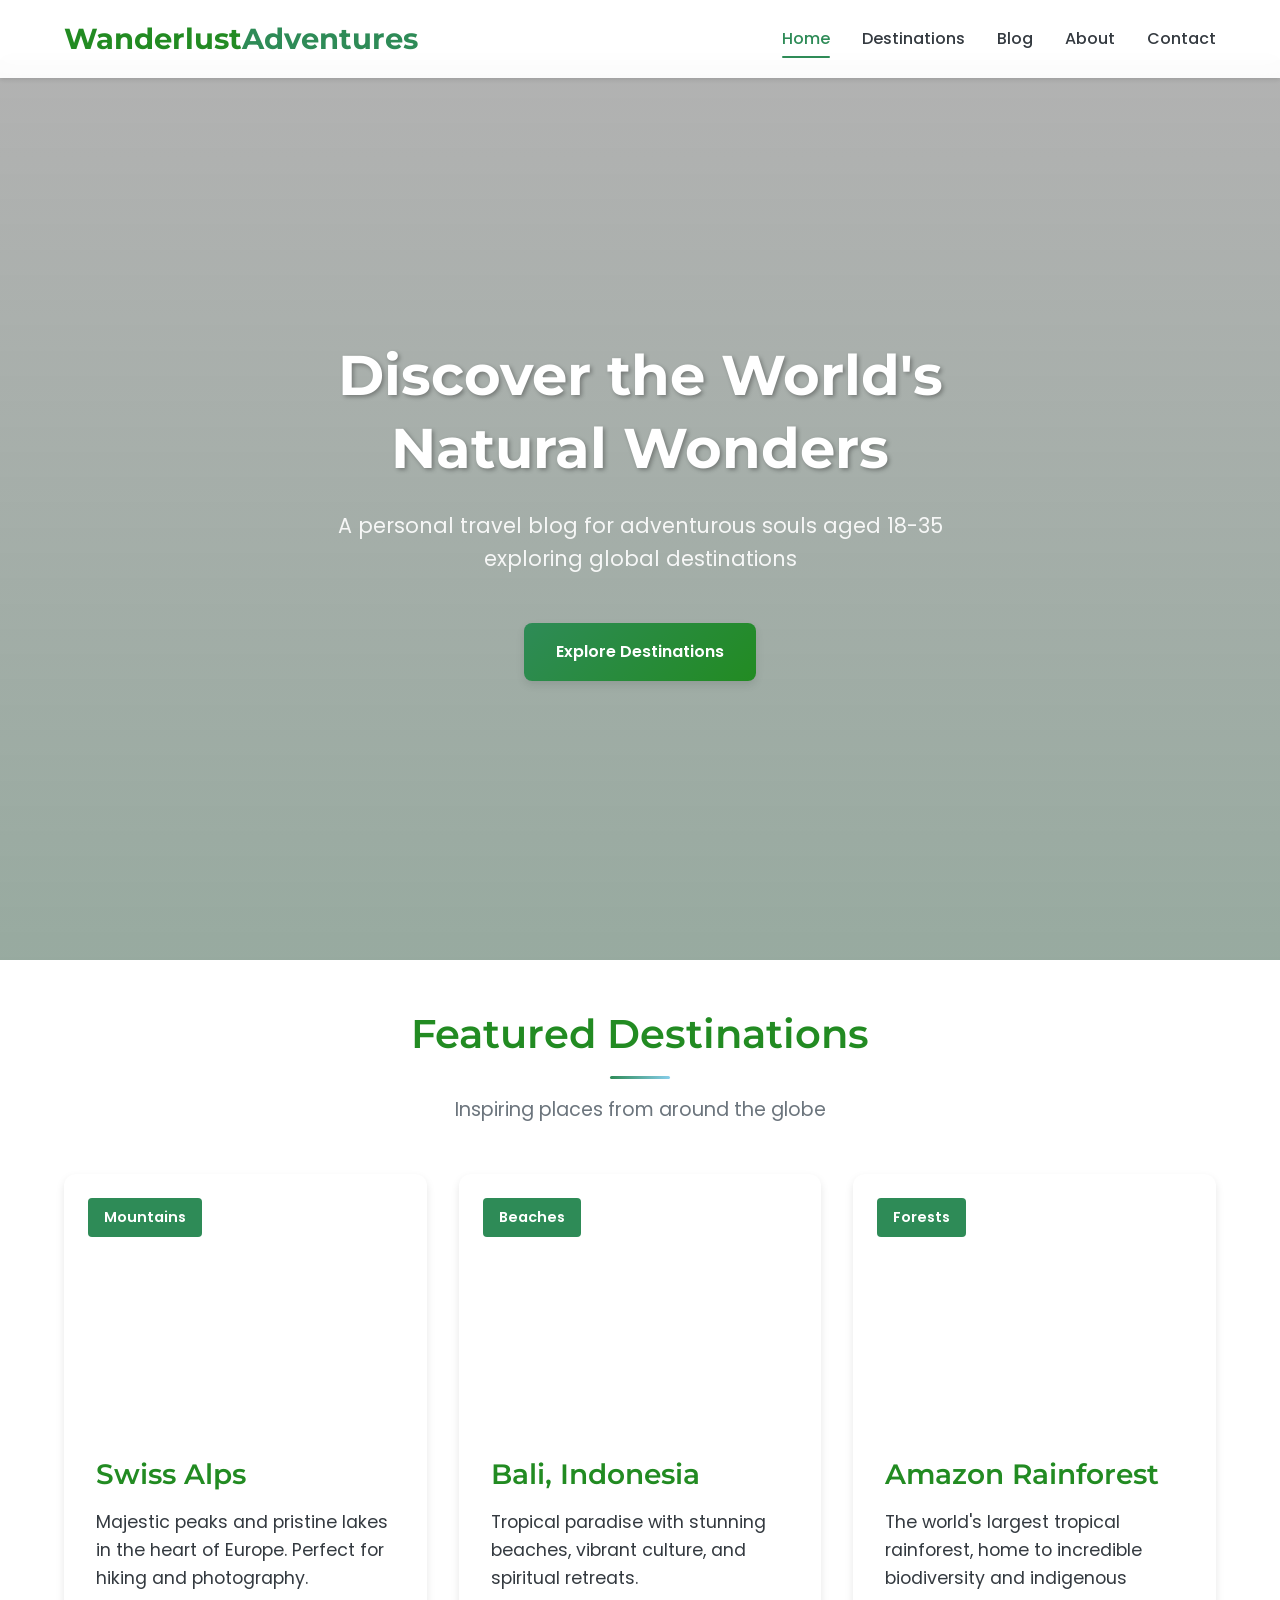
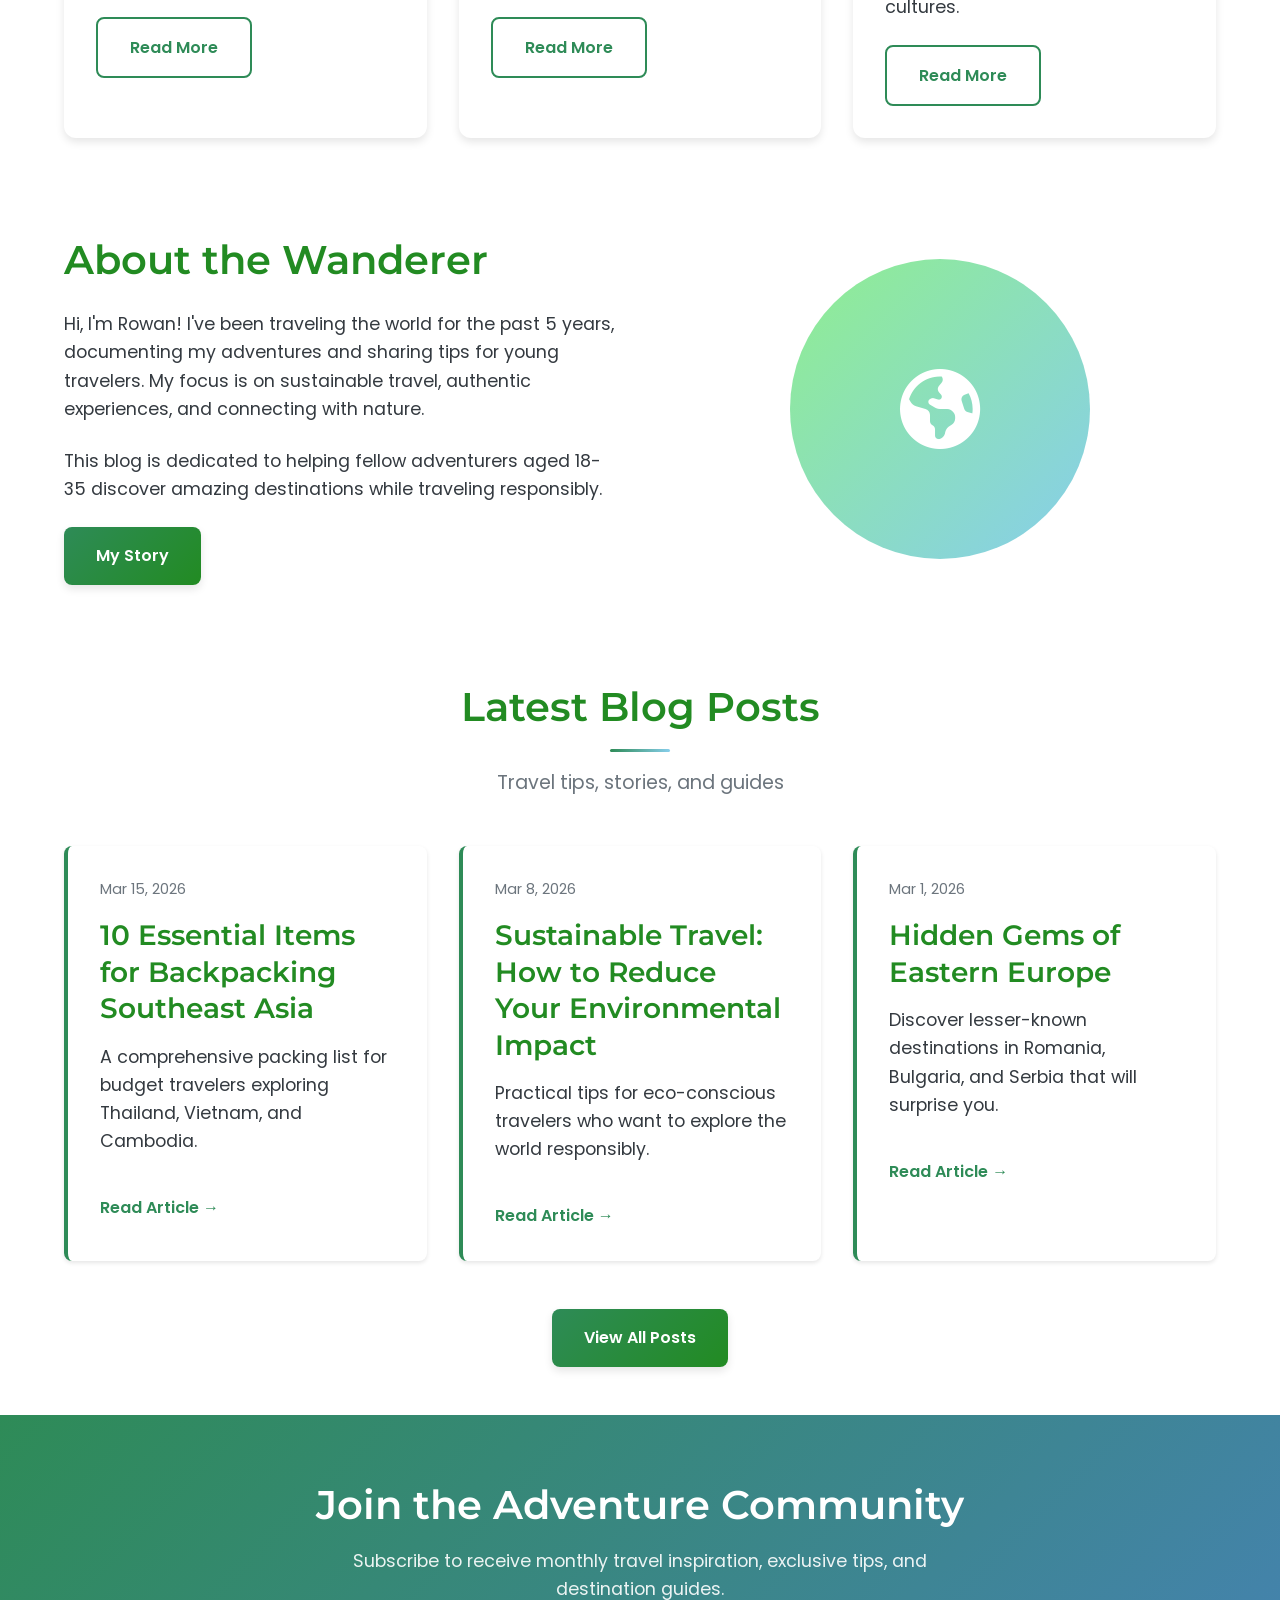
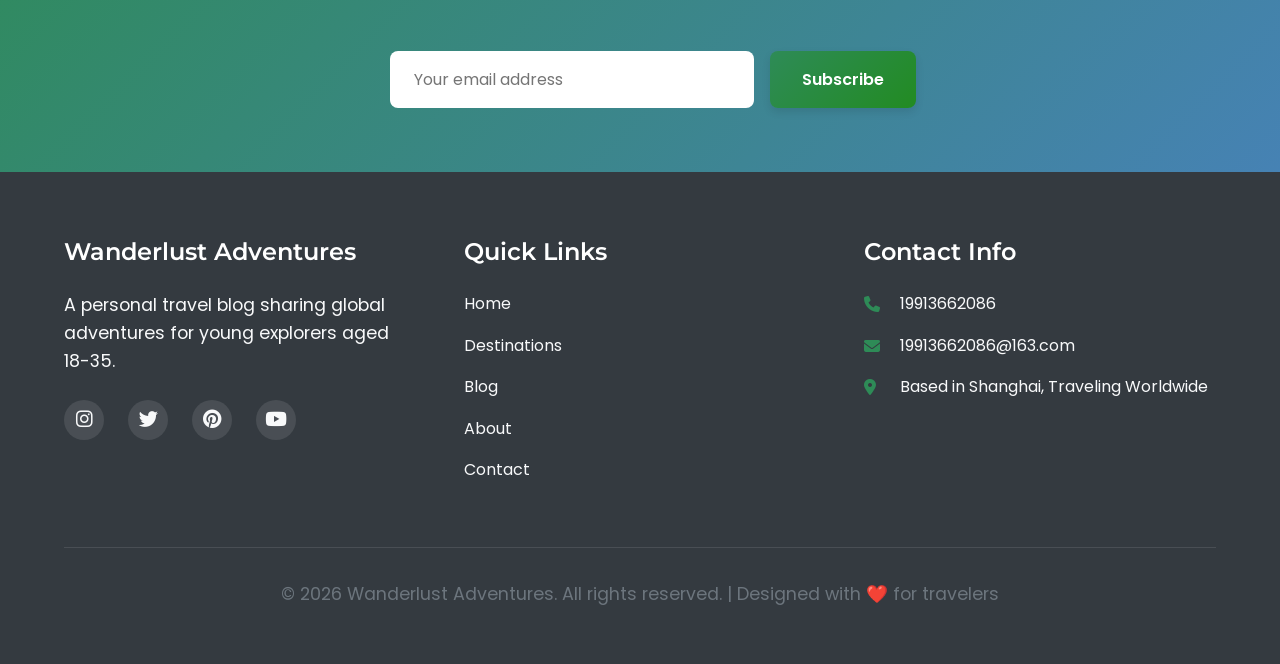
<file: index.html>
<!DOCTYPE html>
<html lang="en">
<head>
    <meta charset="UTF-8">
    <meta name="viewport" content="width=device-width, initial-scale=1.0">
    <title>Wanderlust Adventures | Personal Travel Blog</title>
    <link rel="stylesheet" href="style.css">
    <link rel="preconnect" href="https://fonts.googleapis.com">
    <link rel="preconnect" href="https://fonts.gstatic.com" crossorigin>
    <link href="https://fonts.googleapis.com/css2?family=Poppins:wght@300;400;500;600;700&family=Montserrat:wght@400;500;600&display=swap" rel="stylesheet">
    <link rel="stylesheet" href="https://cdnjs.cloudflare.com/ajax/libs/font-awesome/6.4.0/css/all.min.css">
</head>
<body>
    <!-- Navigation -->
    <nav class="navbar">
        <div class="container">
            <a href="index.html" class="logo">Wanderlust<span>Adventures</span></a>
            <ul class="nav-links">
                <li><a href="index.html" class="active">Home</a></li>
                <li><a href="destinations.html">Destinations</a></li>
                <li><a href="blog.html">Blog</a></li>
                <li><a href="about.html">About</a></li>
                <li><a href="contact.html">Contact</a></li>
            </ul>
            <button class="menu-toggle">
                <i class="fas fa-bars"></i>
            </button>
        </div>
    </nav>

    <!-- Hero Section -->
    <section class="hero">
        <div class="hero-content">
            <h1>Discover the World's Natural Wonders</h1>
            <p class="subtitle">A personal travel blog for adventurous souls aged 18-35 exploring global destinations</p>
            <a href="destinations.html" class="btn-primary">Explore Destinations</a>
        </div>
        <div class="hero-overlay"></div>
    </section>

    <!-- Featured Destinations -->
    <section class="section featured-destinations">
        <div class="container">
            <h2 class="section-title">Featured Destinations</h2>
            <p class="section-subtitle">Inspiring places from around the globe</p>
            
            <div class="destinations-grid">
                <div class="destination-card">
                    <div class="destination-image" style="background-image: url('https://images.unsplash.com/photo-1506744038136-46273834b3fb');">
                        <div class="destination-label">Mountains</div>
                    </div>
                    <div class="destination-content">
                        <h3>Swiss Alps</h3>
                        <p>Majestic peaks and pristine lakes in the heart of Europe. Perfect for hiking and photography.</p>
                        <a href="guide.html?destination=swiss-alps" class="btn-secondary">Read More</a>
                    </div>
                </div>
                
                <div class="destination-card">
                    <div class="destination-image" style="background-image: url('https://images.unsplash.com/photo-1507525428034-b723cf961d3e');">
                        <div class="destination-label">Beaches</div>
                    </div>
                    <div class="destination-content">
                        <h3>Bali, Indonesia</h3>
                        <p>Tropical paradise with stunning beaches, vibrant culture, and spiritual retreats.</p>
                        <a href="guide.html?destination=bali" class="btn-secondary">Read More</a>
                    </div>
                </div>
                
                <div class="destination-card">
                    <div class="destination-image" style="background-image: url('https://images.unsplash.com/photo-1441974231531-c6227db76b6e');">
                        <div class="destination-label">Forests</div>
                    </div>
                    <div class="destination-content">
                        <h3>Amazon Rainforest</h3>
                        <p>The world's largest tropical rainforest, home to incredible biodiversity and indigenous cultures.</p>
                        <a href="guide.html?destination=amazon-rainforest" class="btn-secondary">Read More</a>
                    </div>
                </div>
            </div>
        </div>
    </section>

    <!-- About Preview -->
    <section class="section about-preview">
        <div class="container">
            <div class="about-content">
                <h2>About the Wanderer</h2>
                <p>Hi, I'm Rowan! I've been traveling the world for the past 5 years, documenting my adventures and sharing tips for young travelers. My focus is on sustainable travel, authentic experiences, and connecting with nature.</p>
                <p>This blog is dedicated to helping fellow adventurers aged 18-35 discover amazing destinations while traveling responsibly.</p>
                <a href="about.html" class="btn-primary">My Story</a>
            </div>
            <div class="about-image">
                <!-- Placeholder for about image -->
                <div class="image-placeholder">
                    <i class="fas fa-globe-americas"></i>
                </div>
            </div>
        </div>
    </section>

    <!-- Latest Posts -->
    <section class="section latest-posts">
        <div class="container">
            <h2 class="section-title">Latest Blog Posts</h2>
            <p class="section-subtitle">Travel tips, stories, and guides</p>
            
            <div class="posts-grid">
                <article class="post-card">
                    <div class="post-date">Mar 15, 2026</div>
                    <h3>10 Essential Items for Backpacking Southeast Asia</h3>
                    <p>A comprehensive packing list for budget travelers exploring Thailand, Vietnam, and Cambodia.</p>
                    <a href="article.html?id=packing-essentials" class="read-more">Read Article →</a>
                </article>
                
                <article class="post-card">
                    <div class="post-date">Mar 8, 2026</div>
                    <h3>Sustainable Travel: How to Reduce Your Environmental Impact</h3>
                    <p>Practical tips for eco-conscious travelers who want to explore the world responsibly.</p>
                    <a href="article.html?id=sustainable-travel-tips" class="read-more">Read Article →</a>
                </article>
                
                <article class="post-card">
                    <div class="post-date">Mar 1, 2026</div>
                    <h3>Hidden Gems of Eastern Europe</h3>
                    <p>Discover lesser-known destinations in Romania, Bulgaria, and Serbia that will surprise you.</p>
                    <a href="article.html?id=eastern-europe-gems" class="read-more">Read Article →</a>
                </article>
            </div>
            
            <div class="text-center">
                <a href="blog.html" class="btn-primary">View All Posts</a>
            </div>
        </div>
    </section>

    <!-- Newsletter -->
    <section class="newsletter">
        <div class="container">
            <h2>Join the Adventure Community</h2>
            <p>Subscribe to receive monthly travel inspiration, exclusive tips, and destination guides.</p>
            <form class="newsletter-form">
                <input type="email" placeholder="Your email address" required>
                <button type="submit" class="btn-primary">Subscribe</button>
            </form>
        </div>
    </section>

    <!-- Footer -->
    <footer class="footer">
        <div class="container">
            <div class="footer-content">
                <div class="footer-section">
                    <h3>Wanderlust Adventures</h3>
                    <p>A personal travel blog sharing global adventures for young explorers aged 18-35.</p>
                    <div class="social-links">
                        <a href="#"><i class="fab fa-instagram"></i></a>
                        <a href="#"><i class="fab fa-twitter"></i></a>
                        <a href="#"><i class="fab fa-pinterest"></i></a>
                        <a href="#"><i class="fab fa-youtube"></i></a>
                    </div>
                </div>
                
                <div class="footer-section">
                    <h3>Quick Links</h3>
                    <ul>
                        <li><a href="index.html">Home</a></li>
                        <li><a href="destinations.html">Destinations</a></li>
                        <li><a href="blog.html">Blog</a></li>
                        <li><a href="about.html">About</a></li>
                        <li><a href="contact.html">Contact</a></li>
                    </ul>
                </div>
                
                <div class="footer-section">
                    <h3>Contact Info</h3>
                    <ul class="contact-info">
                        <li><i class="fas fa-phone"></i> 19913662086</li>
                        <li><i class="fas fa-envelope"></i> 19913662086@163.com</li>
                        <li><i class="fas fa-map-marker-alt"></i> Based in Shanghai, Traveling Worldwide</li>
                    </ul>
                </div>
            </div>
            
            <div class="footer-bottom">
                <p>&copy; 2026 Wanderlust Adventures. All rights reserved. | Designed with ❤️ for travelers</p>
            </div>
        </div>
    </footer>

    <script src="script.js"></script>
</body>
</html>
</file>
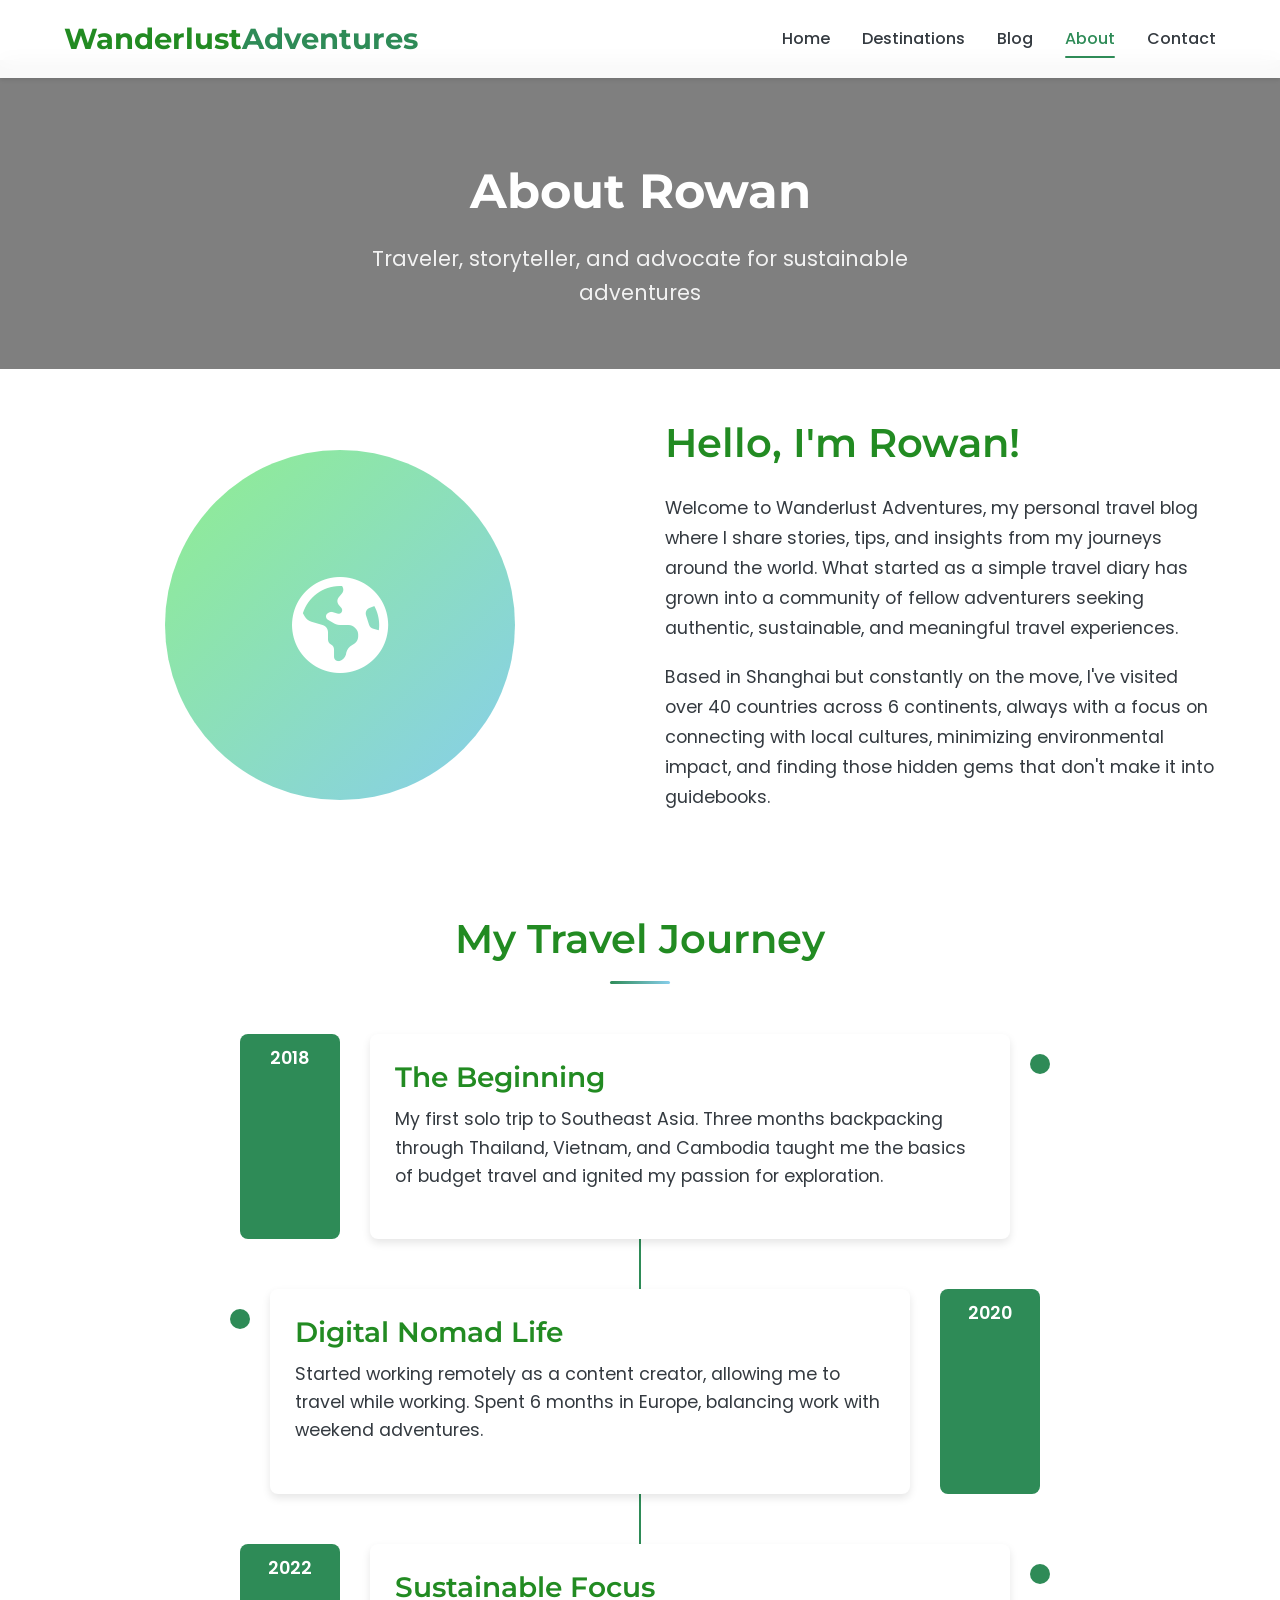
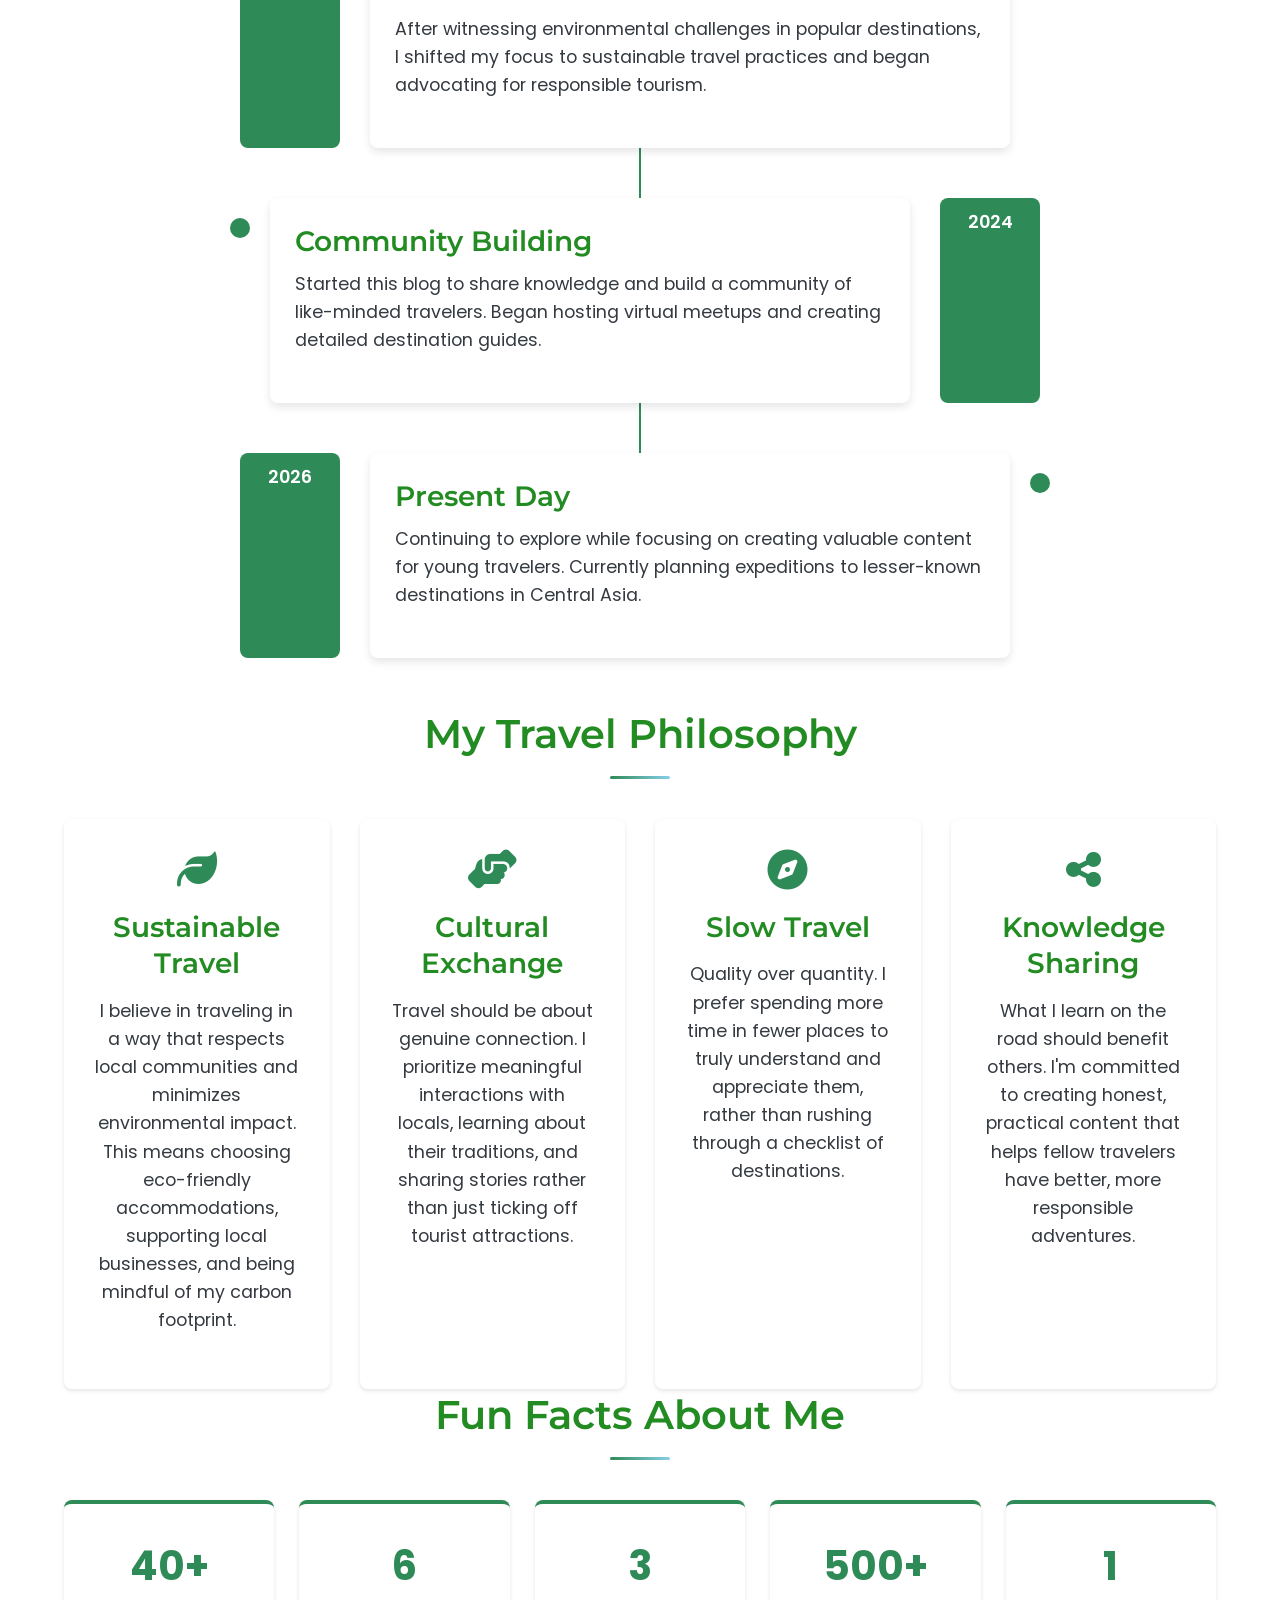
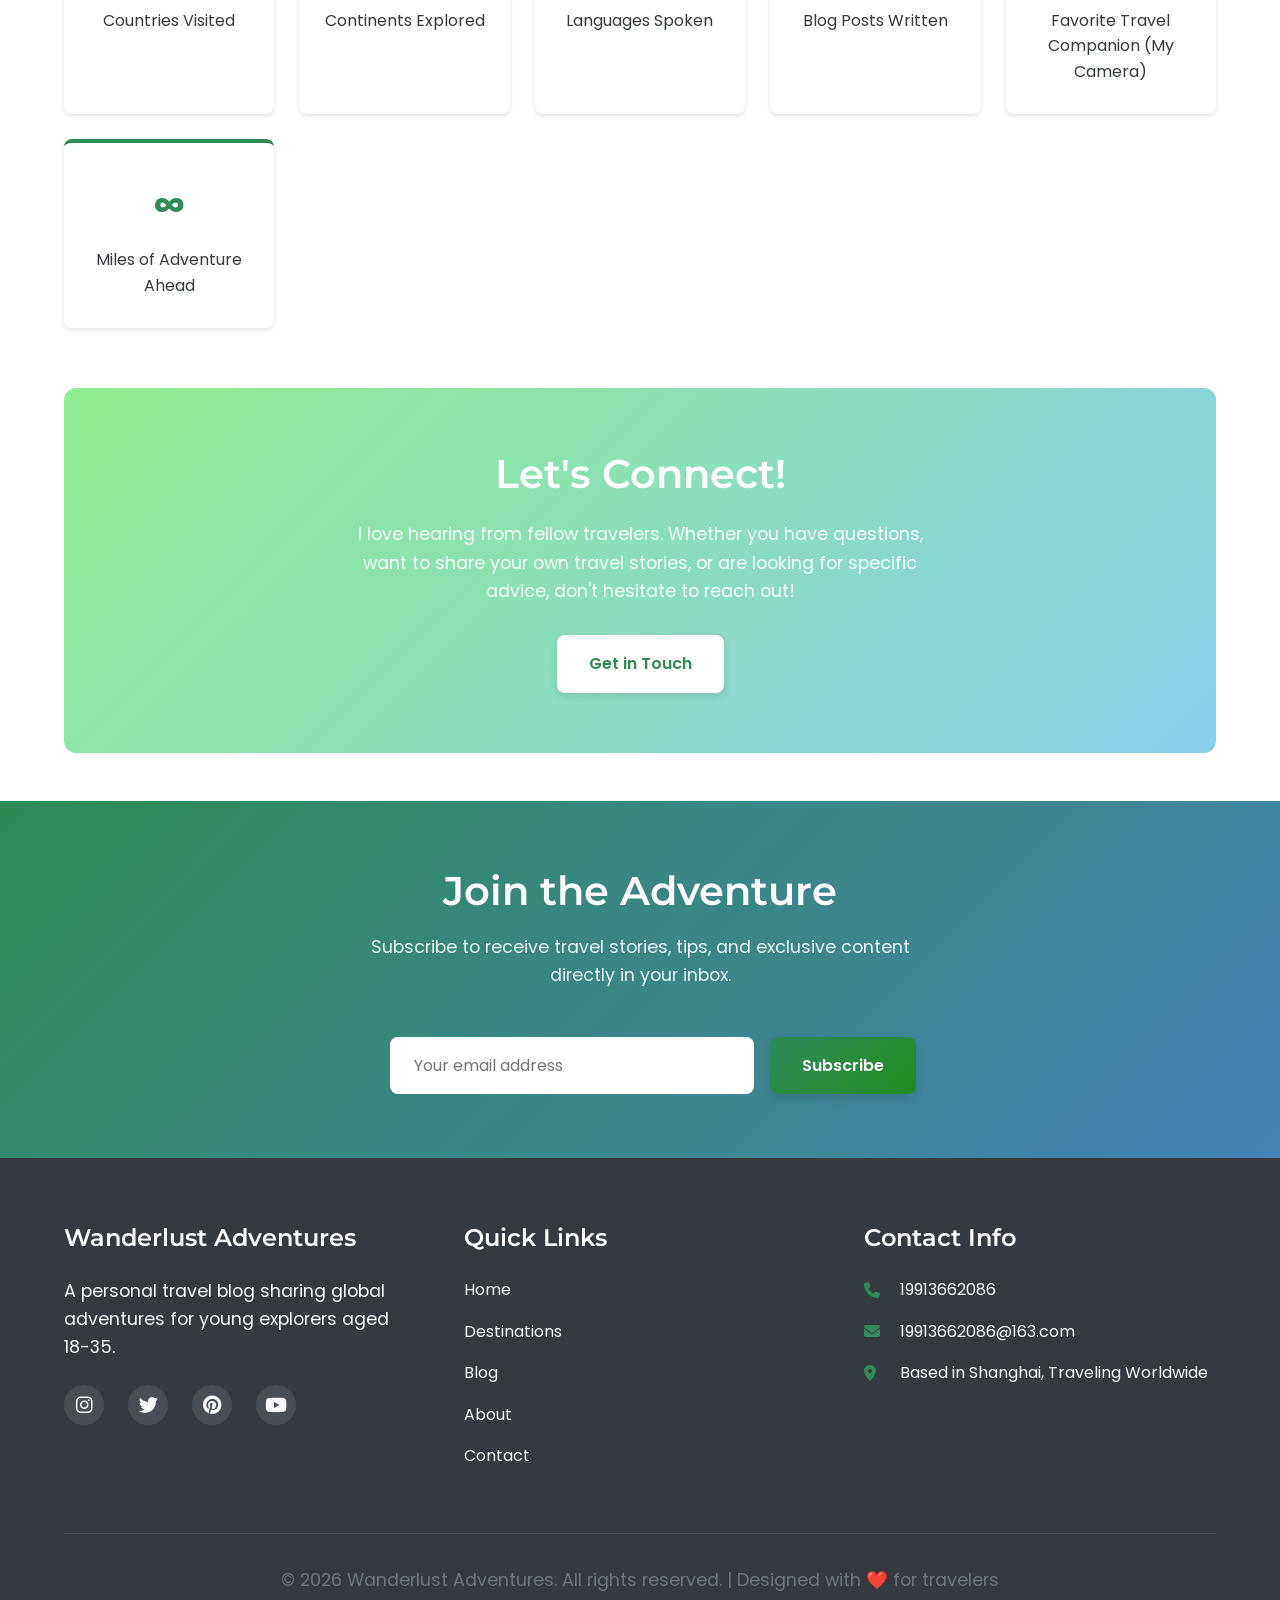
<file: about.html>
<!DOCTYPE html>
<html lang="en">
<head>
    <meta charset="UTF-8">
    <meta name="viewport" content="width=device-width, initial-scale=1.0">
    <title>About Me | Wanderlust Adventures</title>
    <link rel="stylesheet" href="style.css">
    <link rel="preconnect" href="https://fonts.googleapis.com">
    <link rel="preconnect" href="https://fonts.gstatic.com" crossorigin>
    <link href="https://fonts.googleapis.com/css2?family=Poppins:wght@300;400;500;600;700&family=Montserrat:wght@400;500;600&display=swap" rel="stylesheet">
    <link rel="stylesheet" href="https://cdnjs.cloudflare.com/ajax/libs/font-awesome/6.4.0/css/all.min.css">
</head>
<body>
    <!-- Navigation -->
    <nav class="navbar">
        <div class="container">
            <a href="index.html" class="logo">Wanderlust<span>Adventures</span></a>
            <ul class="nav-links">
                <li><a href="index.html">Home</a></li>
                <li><a href="destinations.html">Destinations</a></li>
                <li><a href="blog.html">Blog</a></li>
                <li><a href="about.html" class="active">About</a></li>
                <li><a href="contact.html">Contact</a></li>
            </ul>
            <button class="menu-toggle">
                <i class="fas fa-bars"></i>
            </button>
        </div>
    </nav>

    <!-- Page Header -->
    <section class="page-header">
        <div class="container">
            <h1>About Rowan</h1>
            <p>Traveler, storyteller, and advocate for sustainable adventures</p>
        </div>
    </section>

    <!-- About Content -->
    <section class="section about-page">
        <div class="container">
            <!-- Introduction -->
            <div class="about-intro">
                <div class="about-image-large">
                    <div class="image-placeholder-large">
                        <i class="fas fa-globe-americas"></i>
                    </div>
                </div>
                <div class="about-intro-content">
                    <h2>Hello, I'm Rowan!</h2>
                    <p>Welcome to Wanderlust Adventures, my personal travel blog where I share stories, tips, and insights from my journeys around the world. What started as a simple travel diary has grown into a community of fellow adventurers seeking authentic, sustainable, and meaningful travel experiences.</p>
                    <p>Based in Shanghai but constantly on the move, I've visited over 40 countries across 6 continents, always with a focus on connecting with local cultures, minimizing environmental impact, and finding those hidden gems that don't make it into guidebooks.</p>
                </div>
            </div>

            <!-- My Story -->
            <div class="my-story">
                <h2 class="section-title">My Travel Journey</h2>
                <div class="timeline">
                    <div class="timeline-item">
                        <div class="timeline-year">2018</div>
                        <div class="timeline-content">
                            <h3>The Beginning</h3>
                            <p>My first solo trip to Southeast Asia. Three months backpacking through Thailand, Vietnam, and Cambodia taught me the basics of budget travel and ignited my passion for exploration.</p>
                        </div>
                    </div>
                    <div class="timeline-item">
                        <div class="timeline-year">2020</div>
                        <div class="timeline-content">
                            <h3>Digital Nomad Life</h3>
                            <p>Started working remotely as a content creator, allowing me to travel while working. Spent 6 months in Europe, balancing work with weekend adventures.</p>
                        </div>
                    </div>
                    <div class="timeline-item">
                        <div class="timeline-year">2022</div>
                        <div class="timeline-content">
                            <h3>Sustainable Focus</h3>
                            <p>After witnessing environmental challenges in popular destinations, I shifted my focus to sustainable travel practices and began advocating for responsible tourism.</p>
                        </div>
                    </div>
                    <div class="timeline-item">
                        <div class="timeline-year">2024</div>
                        <div class="timeline-content">
                            <h3>Community Building</h3>
                            <p>Started this blog to share knowledge and build a community of like-minded travelers. Began hosting virtual meetups and creating detailed destination guides.</p>
                        </div>
                    </div>
                    <div class="timeline-item">
                        <div class="timeline-year">2026</div>
                        <div class="timeline-content">
                            <h3>Present Day</h3>
                            <p>Continuing to explore while focusing on creating valuable content for young travelers. Currently planning expeditions to lesser-known destinations in Central Asia.</p>
                        </div>
                    </div>
                </div>
            </div>

            <!-- Travel Philosophy -->
            <div class="philosophy">
                <h2 class="section-title">My Travel Philosophy</h2>
                <div class="philosophy-grid">
                    <div class="philosophy-card">
                        <i class="fas fa-leaf"></i>
                        <h3>Sustainable Travel</h3>
                        <p>I believe in traveling in a way that respects local communities and minimizes environmental impact. This means choosing eco-friendly accommodations, supporting local businesses, and being mindful of my carbon footprint.</p>
                    </div>
                    <div class="philosophy-card">
                        <i class="fas fa-hands-helping"></i>
                        <h3>Cultural Exchange</h3>
                        <p>Travel should be about genuine connection. I prioritize meaningful interactions with locals, learning about their traditions, and sharing stories rather than just ticking off tourist attractions.</p>
                    </div>
                    <div class="philosophy-card">
                        <i class="fas fa-compass"></i>
                        <h3>Slow Travel</h3>
                        <p>Quality over quantity. I prefer spending more time in fewer places to truly understand and appreciate them, rather than rushing through a checklist of destinations.</p>
                    </div>
                    <div class="philosophy-card">
                        <i class="fas fa-share-alt"></i>
                        <h3>Knowledge Sharing</h3>
                        <p>What I learn on the road should benefit others. I'm committed to creating honest, practical content that helps fellow travelers have better, more responsible adventures.</p>
                    </div>
                </div>
            </div>

            <!-- Fun Facts -->
            <div class="fun-facts">
                <h2 class="section-title">Fun Facts About Me</h2>
                <div class="facts-grid">
                    <div class="fact-card">
                        <div class="fact-number">40+</div>
                        <div class="fact-text">Countries Visited</div>
                    </div>
                    <div class="fact-card">
                        <div class="fact-number">6</div>
                        <div class="fact-text">Continents Explored</div>
                    </div>
                    <div class="fact-card">
                        <div class="fact-number">3</div>
                        <div class="fact-text">Languages Spoken</div>
                    </div>
                    <div class="fact-card">
                        <div class="fact-number">500+</div>
                        <div class="fact-text">Blog Posts Written</div>
                    </div>
                    <div class="fact-card">
                        <div class="fact-number">1</div>
                        <div class="fact-text">Favorite Travel Companion (My Camera)</div>
                    </div>
                    <div class="fact-card">
                        <div class="fact-number">∞</div>
                        <div class="fact-text">Miles of Adventure Ahead</div>
                    </div>
                </div>
            </div>

            <!-- Connect Section -->
            <div class="connect-section">
                <h2>Let's Connect!</h2>
                <p>I love hearing from fellow travelers. Whether you have questions, want to share your own travel stories, or are looking for specific advice, don't hesitate to reach out!</p>
                <a href="contact.html" class="btn-primary">Get in Touch</a>
            </div>
        </div>
    </section>

    <!-- Newsletter -->
    <section class="newsletter">
        <div class="container">
            <h2>Join the Adventure</h2>
            <p>Subscribe to receive travel stories, tips, and exclusive content directly in your inbox.</p>
            <form class="newsletter-form">
                <input type="email" placeholder="Your email address" required>
                <button type="submit" class="btn-primary">Subscribe</button>
            </form>
        </div>
    </section>

    <!-- Footer -->
    <footer class="footer">
        <div class="container">
            <div class="footer-content">
                <div class="footer-section">
                    <h3>Wanderlust Adventures</h3>
                    <p>A personal travel blog sharing global adventures for young explorers aged 18-35.</p>
                    <div class="social-links">
                        <a href="#"><i class="fab fa-instagram"></i></a>
                        <a href="#"><i class="fab fa-twitter"></i></a>
                        <a href="#"><i class="fab fa-pinterest"></i></a>
                        <a href="#"><i class="fab fa-youtube"></i></a>
                    </div>
                </div>
                
                <div class="footer-section">
                    <h3>Quick Links</h3>
                    <ul>
                        <li><a href="index.html">Home</a></li>
                        <li><a href="destinations.html">Destinations</a></li>
                        <li><a href="blog.html">Blog</a></li>
                        <li><a href="about.html">About</a></li>
                        <li><a href="contact.html">Contact</a></li>
                    </ul>
                </div>
                
                <div class="footer-section">
                    <h3>Contact Info</h3>
                    <ul class="contact-info">
                        <li><i class="fas fa-phone"></i> 19913662086</li>
                        <li><i class="fas fa-envelope"></i> 19913662086@163.com</li>
                        <li><i class="fas fa-map-marker-alt"></i> Based in Shanghai, Traveling Worldwide</li>
                    </ul>
                </div>
            </div>
            
            <div class="footer-bottom">
                <p>&copy; 2026 Wanderlust Adventures. All rights reserved. | Designed with ❤️ for travelers</p>
            </div>
        </div>
    </footer>

    <script src="script.js"></script>
    <style>
        /* Additional styles for about page */
        .page-header {
            background: linear-gradient(rgba(0, 0, 0, 0.5), rgba(0, 0, 0, 0.5)), 
                        url('https://images.unsplash.com/photo-1506905925346-21bda4d32df4') center/cover no-repeat;
            color: white;
            text-align: center;
            padding: 100px 0 60px;
            margin-top: 60px;
        }
        
        .page-header h1 {
            color: white;
            font-size: 3rem;
            margin-bottom: 20px;
        }
        
        .page-header p {
            font-size: 1.3rem;
            opacity: 0.9;
            max-width: 600px;
            margin: 0 auto;
        }
        
        .about-intro {
            display: grid;
            grid-template-columns: 1fr 1fr;
            gap: 50px;
            align-items: center;
            margin-bottom: 80px;
        }
        
        .image-placeholder-large {
            width: 350px;
            height: 350px;
            background: linear-gradient(135deg, var(--light-green), var(--sky-blue));
            border-radius: 50%;
            display: flex;
            align-items: center;
            justify-content: center;
            color: var(--white);
            font-size: 6rem;
            margin: 0 auto;
        }
        
        .about-intro-content h2 {
            color: var(--forest-dark);
            margin-bottom: 25px;
            font-size: 2.5rem;
        }
        
        .about-intro-content p {
            margin-bottom: 20px;
            font-size: 1.1rem;
            line-height: 1.7;
        }
        
        /* Timeline */
        .timeline {
            position: relative;
            max-width: 800px;
            margin: 50px auto;
        }
        
        .timeline::before {
            content: '';
            position: absolute;
            left: 50%;
            top: 0;
            bottom: 0;
            width: 2px;
            background: var(--primary-green);
            transform: translateX(-50%);
        }
        
        .timeline-item {
            display: flex;
            margin-bottom: 50px;
            position: relative;
        }
        
        .timeline-item:nth-child(odd) {
            flex-direction: row;
        }
        
        .timeline-item:nth-child(even) {
            flex-direction: row-reverse;
        }
        
        .timeline-year {
            flex: 0 0 100px;
            background: var(--primary-green);
            color: white;
            padding: 10px;
            border-radius: var(--radius-md);
            text-align: center;
            font-weight: 600;
            font-size: 1.1rem;
            z-index: 1;
        }
        
        .timeline-content {
            flex: 1;
            padding: 25px;
            background: white;
            border-radius: var(--radius-md);
            box-shadow: var(--shadow-md);
            margin: 0 30px;
            position: relative;
        }
        
        .timeline-content::before {
            content: '';
            position: absolute;
            top: 20px;
            width: 20px;
            height: 20px;
            background: var(--primary-green);
            border-radius: 50%;
        }
        
        .timeline-item:nth-child(odd) .timeline-content::before {
            right: -40px;
        }
        
        .timeline-item:nth-child(even) .timeline-content::before {
            left: -40px;
        }
        
        .timeline-content h3 {
            color: var(--forest-dark);
            margin-bottom: 10px;
        }
        
        /* Philosophy Grid */
        .philosophy-grid {
            display: grid;
            grid-template-columns: repeat(auto-fit, minmax(250px, 1fr));
            gap: 30px;
            margin-top: 40px;
        }
        
        .philosophy-card {
            background: white;
            padding: 30px;
            border-radius: var(--radius-md);
            text-align: center;
            box-shadow: var(--shadow-sm);
            transition: transform 0.3s ease;
        }
        
        .philosophy-card:hover {
            transform: translateY(-5px);
            box-shadow: var(--shadow-md);
        }
        
        .philosophy-card i {
            font-size: 2.5rem;
            color: var(--primary-green);
            margin-bottom: 20px;
        }
        
        .philosophy-card h3 {
            margin-bottom: 15px;
            color: var(--forest-dark);
        }
        
        /* Fun Facts */
        .facts-grid {
            display: grid;
            grid-template-columns: repeat(auto-fit, minmax(200px, 1fr));
            gap: 25px;
            margin-top: 40px;
        }
        
        .fact-card {
            background: white;
            padding: 30px 20px;
            border-radius: var(--radius-md);
            text-align: center;
            box-shadow: var(--shadow-sm);
            border-top: 4px solid var(--primary-green);
        }
        
        .fact-number {
            font-size: 2.5rem;
            font-weight: 700;
            color: var(--primary-green);
            margin-bottom: 10px;
        }
        
        .fact-text {
            color: var(--dark-gray);
            font-size: 1rem;
        }
        
        /* Connect Section */
        .connect-section {
            text-align: center;
            padding: 60px 0;
            background: linear-gradient(135deg, var(--light-green), var(--sky-blue));
            color: white;
            border-radius: var(--radius-lg);
            margin-top: 60px;
        }
        
        .connect-section h2 {
            color: white;
            margin-bottom: 20px;
        }
        
        .connect-section p {
            max-width: 600px;
            margin: 0 auto 30px;
            opacity: 0.9;
        }
        
        .connect-section .btn-primary {
            background: white;
            color: var(--primary-green);
        }
        
        .connect-section .btn-primary:hover {
            background: var(--forest-dark);
            color: white;
        }
        
        @media (max-width: 992px) {
            .about-intro {
                grid-template-columns: 1fr;
                text-align: center;
            }
            
            .image-placeholder-large {
                width: 250px;
                height: 250px;
                font-size: 4rem;
            }
            
            .timeline::before {
                left: 30px;
            }
            
            .timeline-item {
                flex-direction: row !important;
            }
            
            .timeline-year {
                flex: 0 0 80px;
            }
            
            .timeline-content {
                margin-left: 60px;
                margin-right: 0;
            }
            
            .timeline-content::before {
                left: -40px !important;
                right: auto !important;
            }
        }
        
        @media (max-width: 768px) {
            .page-header h1 {
                font-size: 2.2rem;
            }
            
            .page-header p {
                font-size: 1.1rem;
            }
            
            .about-intro-content h
</file>
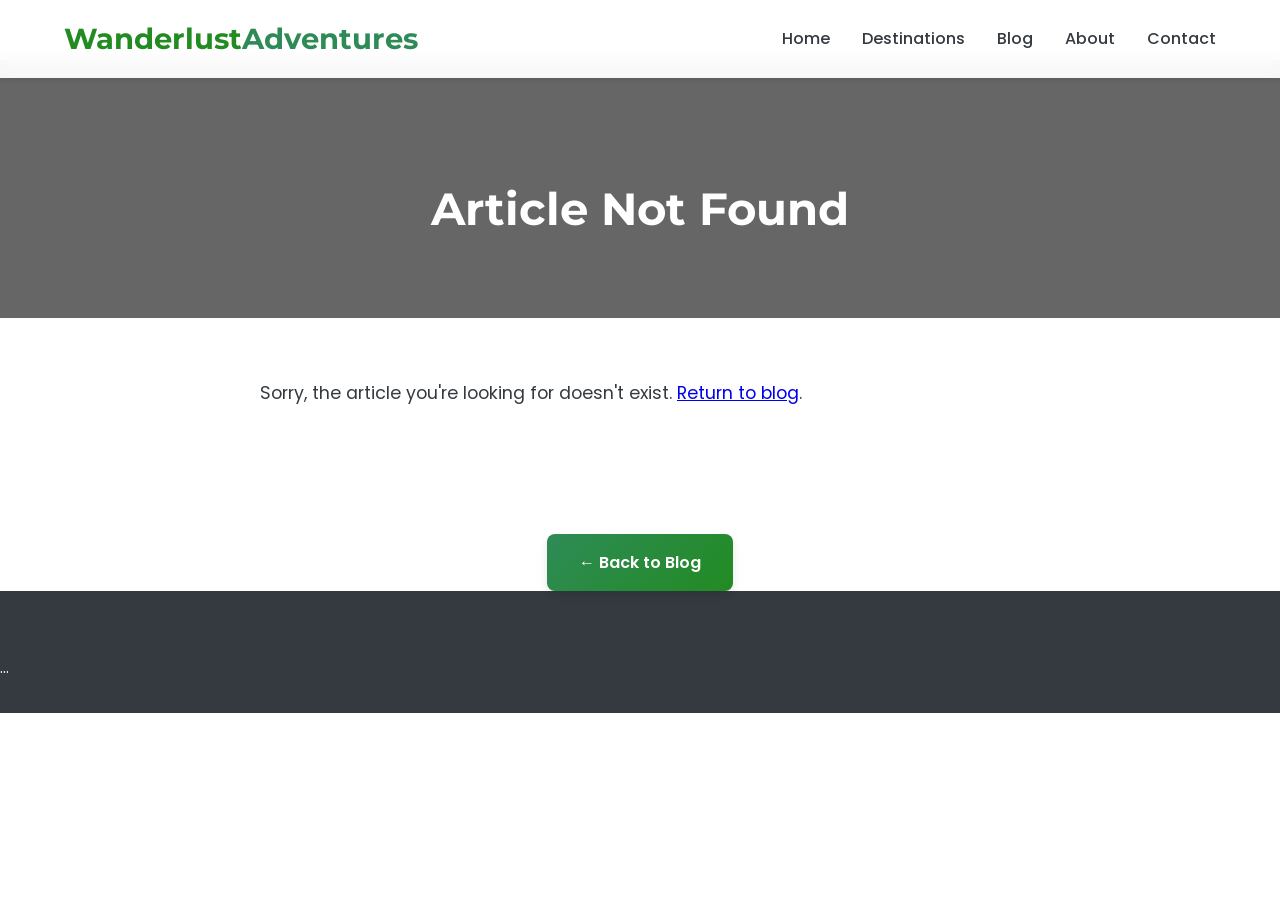
<file: article.html>
<!DOCTYPE html>
<html lang="en">
<head>
    <meta charset="UTF-8">
    <meta name="viewport" content="width=device-width, initial-scale=1.0">
    <title id="article-title">Blog Article | Wanderlust Adventures</title>
    <link rel="stylesheet" href="style.css">
    <link href="https://fonts.googleapis.com/css2?family=Poppins:wght@300;400;500;600;700&family=Montserrat:wght@400;500;600&display=swap" rel="stylesheet">
    <link rel="stylesheet" href="https://cdnjs.cloudflare.com/ajax/libs/font-awesome/6.4.0/css/all.min.css">
    <style>
        .article-header {
            background: linear-gradient(rgba(0,0,0,0.6), rgba(0,0,0,0.6)), url('https://images.unsplash.com/photo-1488646953014-85cb44e25828') center/cover no-repeat;
            color: white;
            text-align: center;
            padding: 120px 0 60px;
            margin-top: 60px;
        }
        .article-header h1 {
            color: white;
            font-size: 2.8rem;
            margin-bottom: 20px;
        }
        .article-meta {
            font-size: 1rem;
            opacity: 0.9;
        }
        .article-content {
            max-width: 800px;
            margin: 0 auto;
            padding: 60px 20px;
            line-height: 1.8;
        }
        .article-content p {
            margin-bottom: 1.5rem;
        }
        .article-content h2 {
            margin-top: 2rem;
            margin-bottom: 1rem;
        }
        .back-to-blog {
            text-align: center;
            margin-top: 40px;
        }
    </style>
</head>
<body>
    <!-- 导航栏（同其他页面） -->
    <nav class="navbar">
        <div class="container">
            <a href="index.html" class="logo">Wanderlust<span>Adventures</span></a>
            <ul class="nav-links">
                <li><a href="index.html">Home</a></li>
                <li><a href="destinations.html">Destinations</a></li>
                <li><a href="blog.html">Blog</a></li>
                <li><a href="about.html">About</a></li>
                <li><a href="contact.html">Contact</a></li>
            </ul>
            <button class="menu-toggle"><i class="fas fa-bars"></i></button>
        </div>
    </nav>

    <section class="article-header" id="article-header">
        <div class="container">
            <h1 id="article-title-main">Loading...</h1>
            <div class="article-meta" id="article-meta"></div>
        </div>
    </section>

    <div class="article-content" id="article-content">
        <p>Loading article...</p>
    </div>

    <div class="back-to-blog">
        <a href="blog.html" class="btn-primary">← Back to Blog</a>
    </div>

    <!-- 页脚（同其他页面） -->
    <footer class="footer">...</footer>

    <script src="script.js"></script>
    <script src="article-data.js"></script>
    <script>
        const urlParams = new URLSearchParams(window.location.search);
        const articleId = urlParams.get('id');
        if (articleId && articlesData[articleId]) {
            const data = articlesData[articleId];
            document.title = data.title + " | Wanderlust Adventures";
            document.getElementById('article-title-main').textContent = data.title;
            document.getElementById('article-meta').innerHTML = `${data.date} • ${data.readTime} • ${data.category}`;
            // 可选：设置 header 背景图
            if (data.image) {
                document.getElementById('article-header').style.backgroundImage = `linear-gradient(rgba(0,0,0,0.6), rgba(0,0,0,0.6)), url('${data.image}')`;
            }
            // 渲染内容（支持简单 HTML）
            document.getElementById('article-content').innerHTML = data.content;
        } else {
            document.getElementById('article-title-main').textContent = "Article Not Found";
            document.getElementById('article-content').innerHTML = "<p>Sorry, the article you're looking for doesn't exist. <a href='blog.html'>Return to blog</a>.</p>";
        }
    </script>
</body>
</html>
</file>
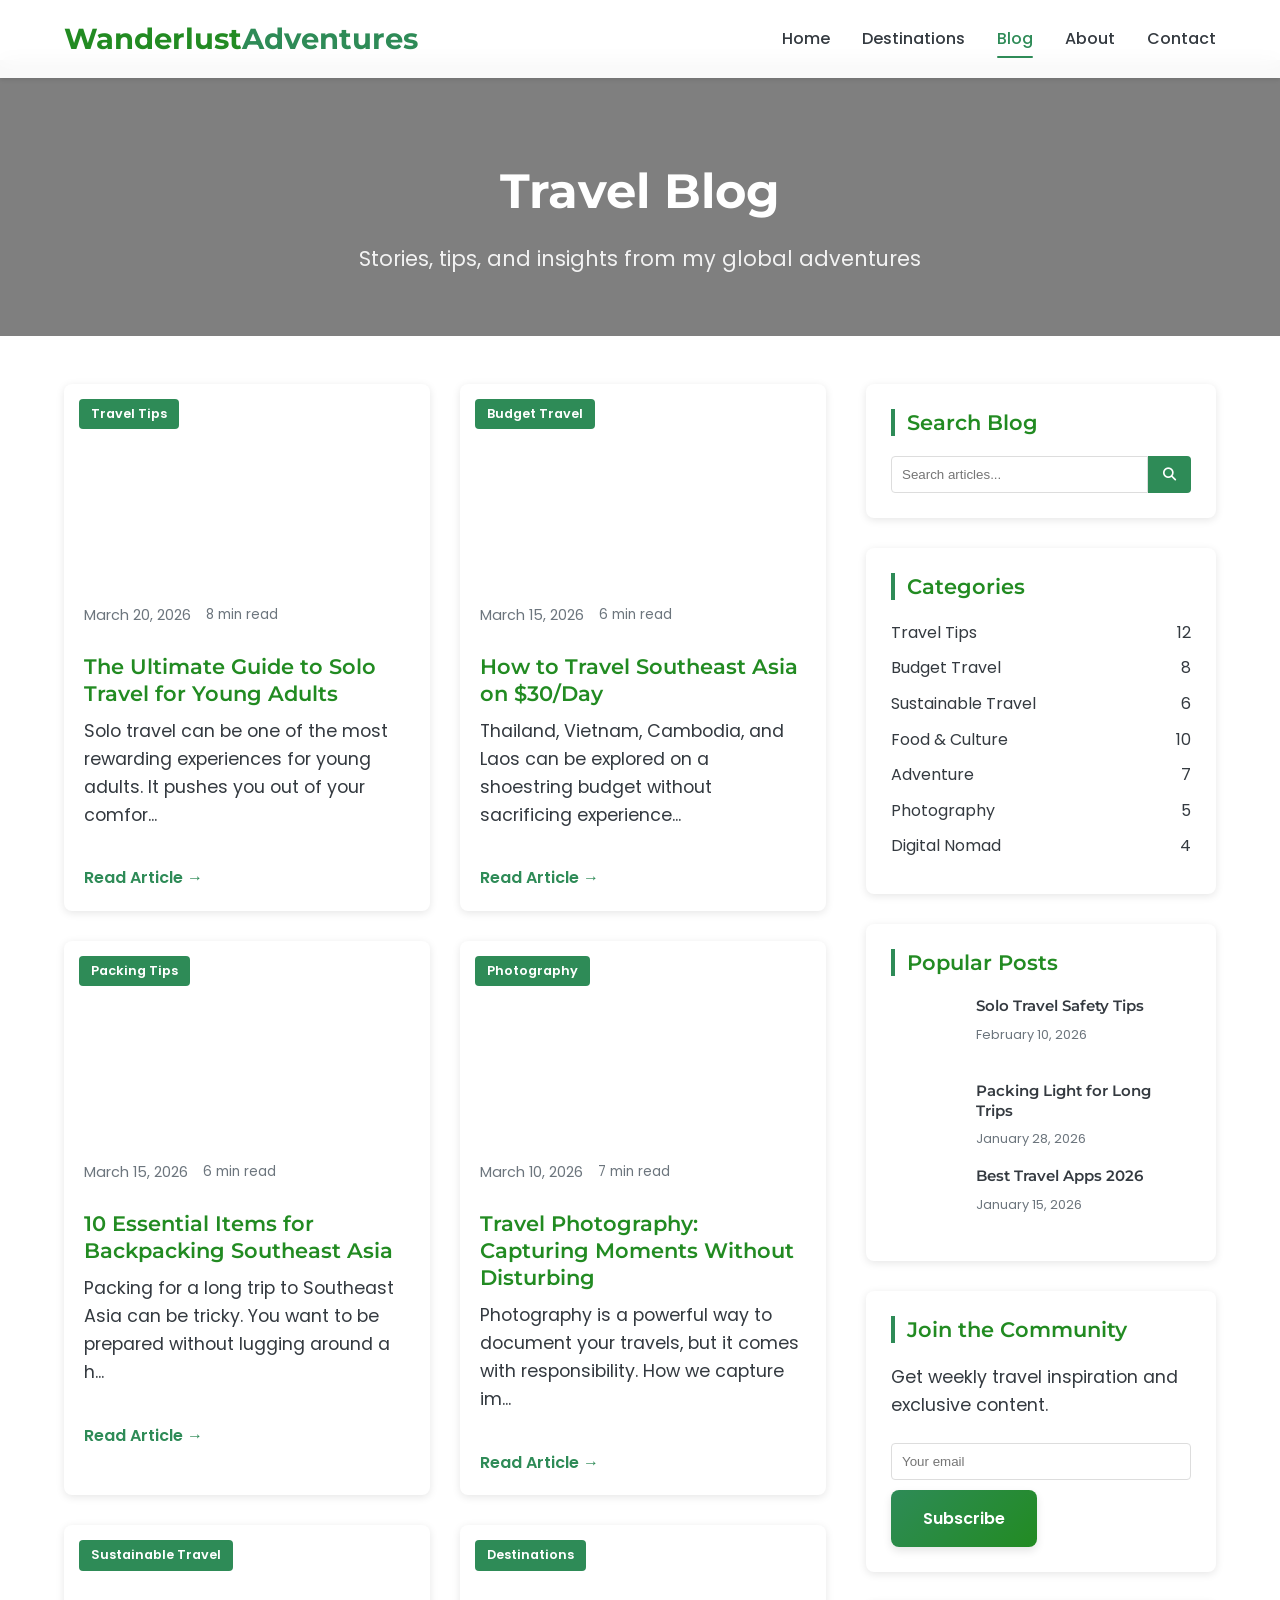
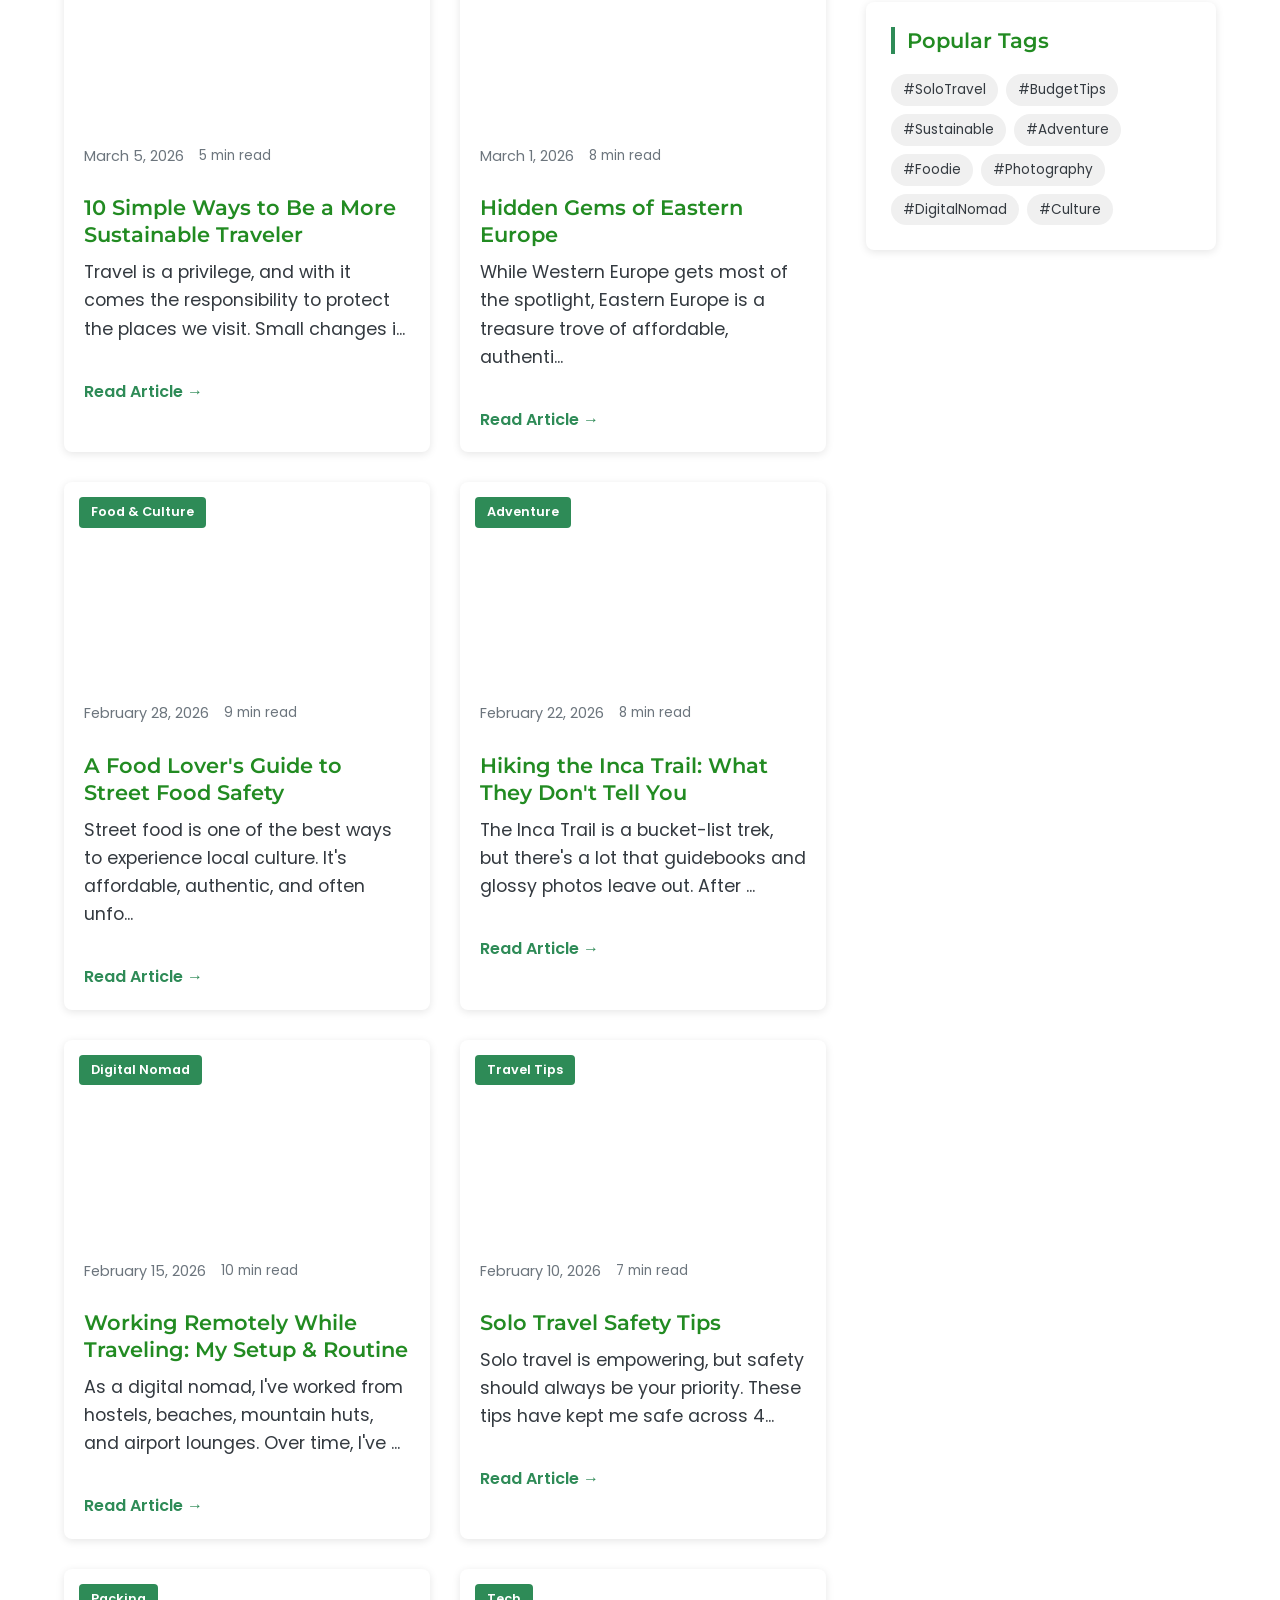
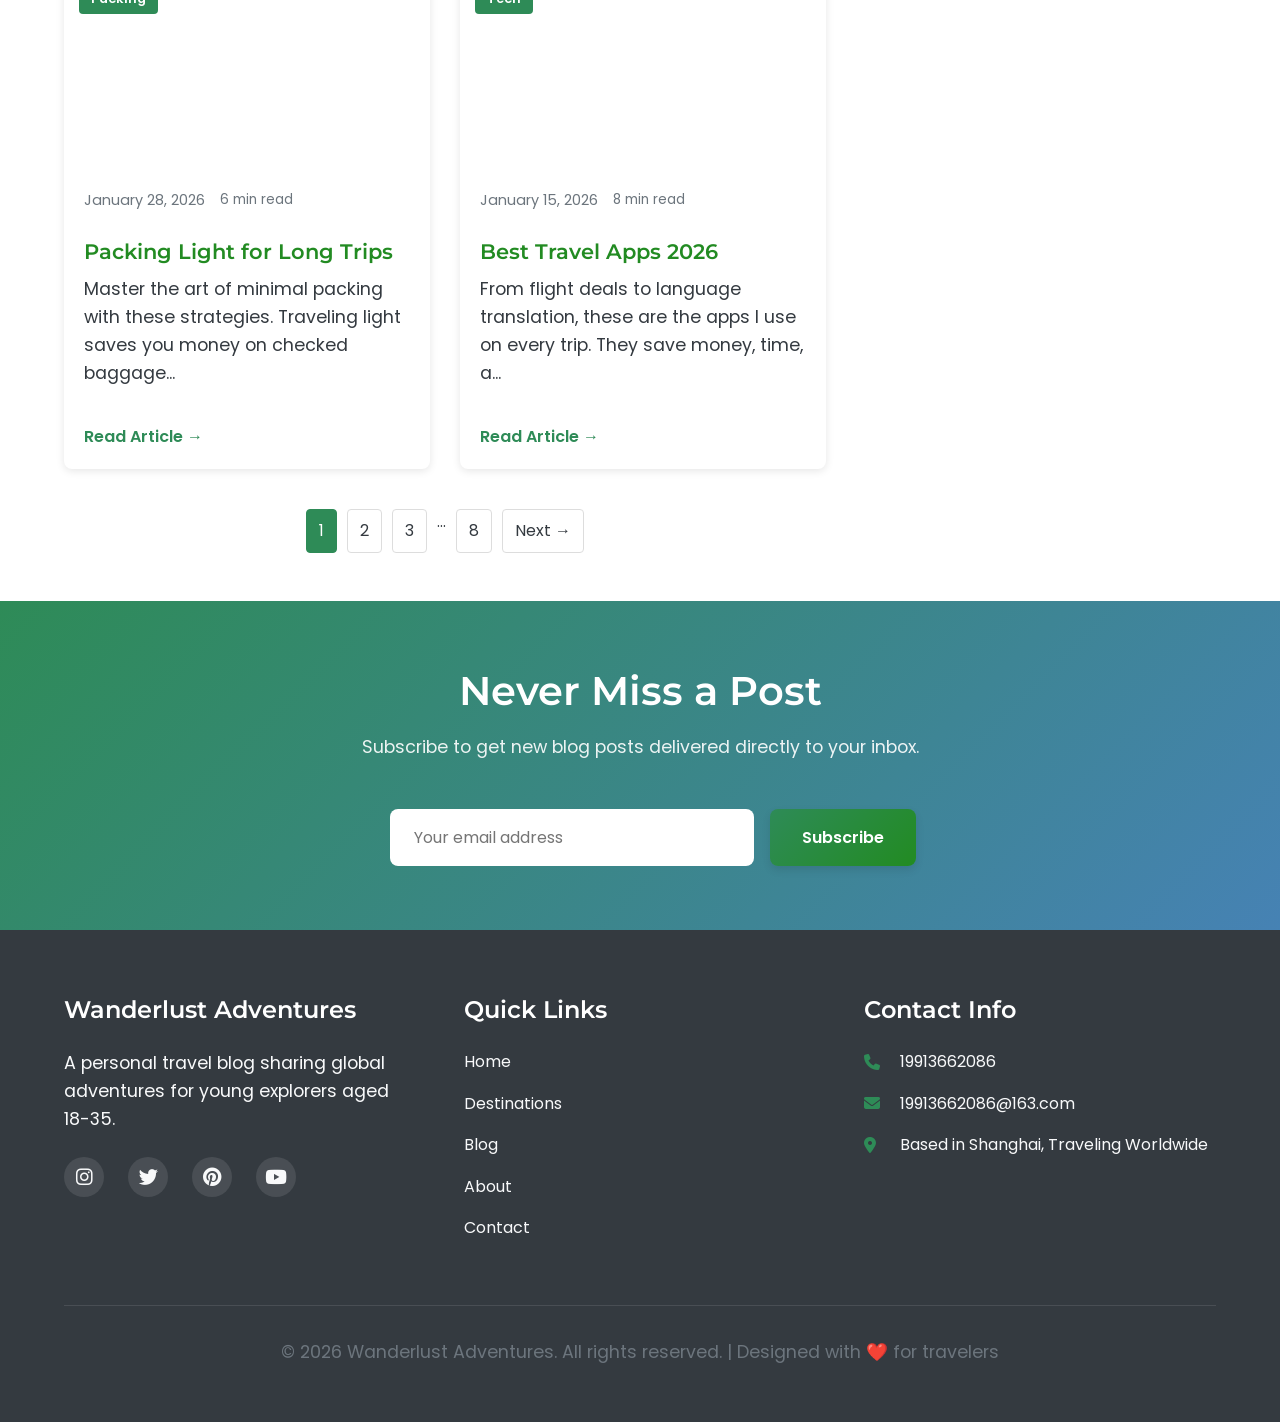
<file: blog.html>
<!DOCTYPE html>
<html lang="zh-CN">
<head>
    <meta charset="UTF-8">
    <meta name="viewport" content="width=device-width, initial-scale=1.0">
    <title>Travel Blog | Wanderlust Adventures</title>
    <link rel="stylesheet" href="style.css">
    <link rel="preconnect" href="https://fonts.googleapis.com">
    <link rel="preconnect" href="https://fonts.gstatic.com" crossorigin>
    <link href="https://fonts.googleapis.com/css2?family=Poppins:wght@300;400;500;600;700&family=Montserrat:wght@400;500;600&display=swap" rel="stylesheet">
    <link rel="stylesheet" href="https://cdnjs.cloudflare.com/ajax/libs/font-awesome/6.4.0/css/all.min.css">
    <style>
        /* 确保博客页面样式与全局一致 */
        .page-header {
            background: linear-gradient(rgba(0, 0, 0, 0.5), rgba(0, 0, 0, 0.5)), 
                        url('https://images.unsplash.com/photo-1488646953014-85cb44e25828') center/cover no-repeat;
            color: white;
            text-align: center;
            padding: 100px 0 60px;
            margin-top: 60px;
        }
        .page-header h1 {
            color: white;
            font-size: 3rem;
            margin-bottom: 20px;
        }
        .page-header p {
            font-size: 1.3rem;
            opacity: 0.9;
            max-width: 600px;
            margin: 0 auto;
        }
        .blog-layout {
            display: grid;
            grid-template-columns: 1fr 350px;
            gap: 40px;
        }
        .blog-posts-grid {
            display: grid;
            grid-template-columns: repeat(auto-fill, minmax(300px, 1fr));
            gap: 30px;
            margin-bottom: 40px;
        }
        .blog-post {
            background: white;
            border-radius: 8px;
            overflow: hidden;
            box-shadow: 0 2px 8px rgba(0,0,0,0.1);
            transition: transform 0.3s ease, box-shadow 0.3s ease;
        }
        .blog-post:hover {
            transform: translateY(-5px);
            box-shadow: 0 8px 16px rgba(0,0,0,0.1);
        }
        .post-image {
            height: 200px;
            background-size: cover;
            background-position: center;
            position: relative;
        }
        .post-category {
            position: absolute;
            top: 15px;
            left: 15px;
            background: #2E8B57;
            color: white;
            padding: 5px 12px;
            border-radius: 4px;
            font-size: 0.8rem;
            font-weight: 600;
        }
        .post-content {
            padding: 20px;
        }
        .post-meta {
            display: flex;
            gap: 15px;
            margin-bottom: 10px;
            font-size: 0.85rem;
            color: #6C757D;
        }
        .post-content h3 {
            font-size: 1.3rem;
            margin-bottom: 10px;
            color: #228B22;
        }
        .read-more {
            display: inline-block;
            margin-top: 12px;
            color: #2E8B57;
            font-weight: 600;
            text-decoration: none;
        }
        .read-more:hover {
            text-decoration: underline;
        }
        .sidebar-widget {
            background: white;
            padding: 25px;
            border-radius: 8px;
            margin-bottom: 30px;
            box-shadow: 0 2px 8px rgba(0,0,0,0.1);
        }
        .sidebar-widget h3 {
            margin-bottom: 20px;
            font-size: 1.3rem;
            border-left: 4px solid #2E8B57;
            padding-left: 12px;
        }
        .search-box {
            display: flex;
        }
        .search-box input {
            flex: 1;
            padding: 10px;
            border: 1px solid #ddd;
            border-radius: 4px 0 0 4px;
            outline: none;
        }
        .search-box button {
            padding: 10px 15px;
            background: #2E8B57;
            color: white;
            border: none;
            border-radius: 0 4px 4px 0;
            cursor: pointer;
        }
        .categories-list {
            list-style: none;
            padding: 0;
        }
        .categories-list li {
            margin-bottom: 10px;
        }
        .categories-list a {
            display: flex;
            justify-content: space-between;
            text-decoration: none;
            color: #343A40;
        }
        .categories-list a:hover {
            color: #2E8B57;
        }
        .popular-posts {
            display: flex;
            flex-direction: column;
            gap: 15px;
        }
        .popular-post {
            display: flex;
            gap: 15px;
        }
        .popular-image {
            width: 70px;
            height: 70px;
            background-size: cover;
            background-position: center;
            border-radius: 4px;
            flex-shrink: 0;
        }
        .popular-content h4 {
            font-size: 0.95rem;
            margin-bottom: 5px;
        }
        .popular-content h4 a {
            text-decoration: none;
            color: #343A40;
        }
        .popular-content h4 a:hover {
            color: #2E8B57;
        }
        .popular-content .post-date {
            font-size: 0.8rem;
            color: #6C757D;
        }
        .sidebar-newsletter input {
            width: 100%;
            padding: 10px;
            margin-bottom: 10px;
            border: 1px solid #ddd;
            border-radius: 4px;
        }
        .tags {
            display: flex;
            flex-wrap: wrap;
            gap: 8px;
        }
        .tag {
            background: #f0f0f0;
            padding: 5px 12px;
            border-radius: 20px;
            font-size: 0.85rem;
            text-decoration: none;
            color: #343A40;
        }
        .tag:hover {
            background: #2E8B57;
            color: white;
        }
        .pagination {
            display: flex;
            justify-content: center;
            gap: 10px;
            margin-top: 30px;
        }
        .page-btn {
            padding: 8px 12px;
            border: 1px solid #ddd;
            background: white;
            text-decoration: none;
            color: #343A40;
            border-radius: 4px;
        }
        .page-btn.active {
            background: #2E8B57;
            color: white;
            border-color: #2E8B57;
        }
        .page-btn:hover:not(.active) {
            background: #f0f0f0;
        }
        @media (max-width: 992px) {
            .blog-layout {
                grid-template-columns: 1fr;
            }
        }
    </style>
</head>
<body>
    <!-- 导航栏 -->
    <nav class="navbar">
        <div class="container">
            <a href="index.html" class="logo">Wanderlust<span>Adventures</span></a>
            <ul class="nav-links">
                <li><a href="index.html">Home</a></li>
                <li><a href="destinations.html">Destinations</a></li>
                <li><a href="blog.html" class="active">Blog</a></li>
                <li><a href="about.html">About</a></li>
                <li><a href="contact.html">Contact</a></li>
            </ul>
            <button class="menu-toggle">
                <i class="fas fa-bars"></i>
            </button>
        </div>
    </nav>

    <!-- 页面头部 -->
    <section class="page-header">
        <div class="container">
            <h1>Travel Blog</h1>
            <p>Stories, tips, and insights from my global adventures</p>
        </div>
    </section>

    <!-- 博客内容区域 -->
    <section class="section blog-content">
        <div class="container">
            <div class="blog-layout">
                <!-- 左侧：动态文章列表容器 -->
                <div class="blog-main">
                    <div id="blog-posts-container"></div>
                    <div class="pagination" id="pagination"></div>
                </div>

                <!-- 右侧：侧边栏 -->
                <aside class="blog-sidebar">
                    <div class="sidebar-widget">
                        <h3>Search Blog</h3>
                        <div class="search-box">
                            <input type="text" placeholder="Search articles...">
                            <button><i class="fas fa-search"></i></button>
                        </div>
                    </div>

                    <div class="sidebar-widget">
                        <h3>Categories</h3>
                        <ul class="categories-list">
                            <li><a href="#">Travel Tips <span>12</span></a></li>
                            <li><a href="#">Budget Travel <span>8</span></a></li>
                            <li><a href="#">Sustainable Travel <span>6</span></a></li>
                            <li><a href="#">Food & Culture <span>10</span></a></li>
                            <li><a href="#">Adventure <span>7</span></a></li>
                            <li><a href="#">Photography <span>5</span></a></li>
                            <li><a href="#">Digital Nomad <span>4</span></a></li>
                        </ul>
                    </div>

                    <!-- 热门文章容器（动态生成） -->
                    <div class="sidebar-widget" id="popular-posts-widget">
                        <h3>Popular Posts</h3>
                        <div id="popular-posts-container"></div>
                    </div>

                    <div class="sidebar-widget newsletter-widget">
                        <h3>Join the Community</h3>
                        <p>Get weekly travel inspiration and exclusive content.</p>
                        <form class="sidebar-newsletter">
                            <input type="email" placeholder="Your email" required>
                            <button type="submit" class="btn-primary">Subscribe</button>
                        </form>
                    </div>

                    <div class="sidebar-widget">
                        <h3>Popular Tags</h3>
                        <div class="tags">
                            <a href="blog.html?tag=solotravel" class="tag">#SoloTravel</a>
                            <a href="blog.html?tag=budget" class="tag">#BudgetTips</a>
                            <a href="blog.html?tag=sustainable" class="tag">#Sustainable</a>
                            <a href="blog.html?tag=adventure" class="tag">#Adventure</a>
                            <a href="blog.html?tag=food" class="tag">#Foodie</a>
                            <a href="blog.html?tag=photography" class="tag">#Photography</a>
                            <a href="blog.html?tag=digitalnomad" class="tag">#DigitalNomad</a>
                            <a href="blog.html?tag=culture" class="tag">#Culture</a>
                        </div>
                    </div>
                </aside>
            </div>
        </div>
    </section>

    <!-- 订阅区域 -->
    <section class="newsletter">
        <div class="container">
            <h2>Never Miss a Post</h2>
            <p>Subscribe to get new blog posts delivered directly to your inbox.</p>
            <form class="newsletter-form">
                <input type="email" placeholder="Your email address" required>
                <button type="submit" class="btn-primary">Subscribe</button>
            </form>
        </div>
    </section>

    <!-- 页脚 -->
    <footer class="footer">
        <div class="container">
            <div class="footer-content">
                <div class="footer-section">
                    <h3>Wanderlust Adventures</h3>
                    <p>A personal travel blog sharing global adventures for young explorers aged 18-35.</p>
                    <div class="social-links">
                        <a href="#"><i class="fab fa-instagram"></i></a>
                        <a href="#"><i class="fab fa-twitter"></i></a>
                        <a href="#"><i class="fab fa-pinterest"></i></a>
                        <a href="#"><i class="fab fa-youtube"></i></a>
                    </div>
                </div>
                <div class="footer-section">
                    <h3>Quick Links</h3>
                    <ul>
                        <li><a href="index.html">Home</a></li>
                        <li><a href="destinations.html">Destinations</a></li>
                        <li><a href="blog.html">Blog</a></li>
                        <li><a href="about.html">About</a></li>
                        <li><a href="contact.html">Contact</a></li>
                    </ul>
                </div>
                <div class="footer-section">
                    <h3>Contact Info</h3>
                    <ul class="contact-info">
                        <li><i class="fas fa-phone"></i> 19913662086</li>
                        <li><i class="fas fa-envelope"></i> 19913662086@163.com</li>
                        <li><i class="fas fa-map-marker-alt"></i> Based in Shanghai, Traveling Worldwide</li>
                    </ul>
                </div>
            </div>
            <div class="footer-bottom">
                <p>&copy; 2026 Wanderlust Adventures. All rights reserved. | Designed with ❤️ for travelers</p>
            </div>
        </div>
    </footer>

    <script src="script.js"></script>
    <script src="article-data.js"></script>
    <script>
        // 获取 URL 参数
        function getQueryParam(param) {
            const urlParams = new URLSearchParams(window.location.search);
            return urlParams.get(param);
        }

        const tagFilter = getQueryParam('tag');

        // 更新页面标题和描述
        if (tagFilter) {
            const tagDisplay = '#' + tagFilter.charAt(0).toUpperCase() + tagFilter.slice(1);
            document.querySelector('.page-header h1').innerHTML = `Blog: ${tagDisplay}`;
            document.querySelector('.page-header p').innerHTML = `Showing all posts tagged with ${tagDisplay}`;
        } else {
            document.querySelector('.page-header h1').innerHTML = 'Travel Blog';
            document.querySelector('.page-header p').innerHTML = 'Stories, tips, and insights from my global adventures';
        }

        // 筛选文章
        let filteredArticles = [];
        for (let id in articlesData) {
            if (articlesData.hasOwnProperty(id)) {
                if (!tagFilter) {
                    filteredArticles.push({ id: id, ...articlesData[id] });
                } else if (articlesData[id].tags && articlesData[id].tags.includes(tagFilter.toLowerCase())) {
                    filteredArticles.push({ id: id, ...articlesData[id] });
                }
            }
        }

        // 按日期排序（最新在前）
        filteredArticles.sort((a, b) => new Date(b.date) - new Date(a.date));

        // 渲染主文章列表
        const container = document.getElementById('blog-posts-container');
        if (filteredArticles.length === 0) {
            container.innerHTML = '<p style="text-align:center; padding:40px;">No posts found with this tag. <a href="blog.html">View all posts</a>.</p>';
        } else {
            let html = '<div class="blog-posts-grid">';
            filteredArticles.forEach(article => {
                // 生成纯文本摘要（去除 HTML 标签）
                let plainText = article.content.replace(/<[^>]*>/g, '');
                let excerpt = plainText.substring(0, 120) + (plainText.length > 120 ? '...' : '');
                html += `
                    <article class="blog-post">
                        <div class="post-image" style="background-image: url('${article.image}');">
                            <div class="post-category">${article.category}</div>
                        </div>
                        <div class="post-content">
                            <div class="post-meta">
                                <span class="post-date">${article.date}</span>
                                <span class="post-read-time">${article.readTime}</span>
                            </div>
                            <h3>${article.title}</h3>
                            <p>${escapeHtml(excerpt)}</p>
                            <a href="article.html?id=${article.id}" class="read-more">Read Article →</a>
                        </div>
                    </article>
                `;
            });
            html += '</div>';
            container.innerHTML = html;
        }

        // 处理分页（简化）
        if (tagFilter) {
            document.getElementById('pagination').style.display = 'none';
        } else {
            const paginationDiv = document.getElementById('pagination');
            if (paginationDiv.children.length === 0) {
                paginationDiv.innerHTML = `
                    <a href="#" class="page-btn active">1</a>
                    <a href="#" class="page-btn">2</a>
                    <a href="#" class="page-btn">3</a>
                    <span class="page-dots">...</span>
                    <a href="#" class="page-btn">8</a>
                    <a href="#" class="page-btn next">Next →</a>
                `;
            }
        }

        // ---------- 动态生成热门文章（图片完全匹配内容）----------
        // 定义热门文章 ID 列表（按阅读量或推荐顺序）
        const popularIds = ['solo-travel-safety', 'packing-light', 'travel-apps'];

        // 获取热门文章数据并渲染
        function renderPopularPosts() {
            const popularContainer = document.getElementById('popular-posts-container');
            if (!popularContainer) return;
            let html = '<div class="popular-posts">';
            for (let id of popularIds) {
                if (articlesData[id]) {
                    const article = articlesData[id];
                    html += `
                        <div class="popular-post">
                            <div class="popular-image" style="background-image: url('${article.image}');"></div>
                            <div class="popular-content">
                                <h4><a href="article.html?id=${id}">${article.title}</a></h4>
                                <span class="post-date">${article.date}</span>
                            </div>
                        </div>
                    `;
                }
            }
            html += '</div>';
            popularContainer.innerHTML = html;
        }

        // 简单转义 HTML 防止 XSS（可选）
        function escapeHtml(str) {
            return str.replace(/[&<>]/g, function(m) {
                if (m === '&') return '&amp;';
                if (m === '<') return '&lt;';
                if (m === '>') return '&gt;';
                return m;
            });
        }

        // 渲染热门文章
        renderPopularPosts();
    </script>
</body>
</html>
</file>
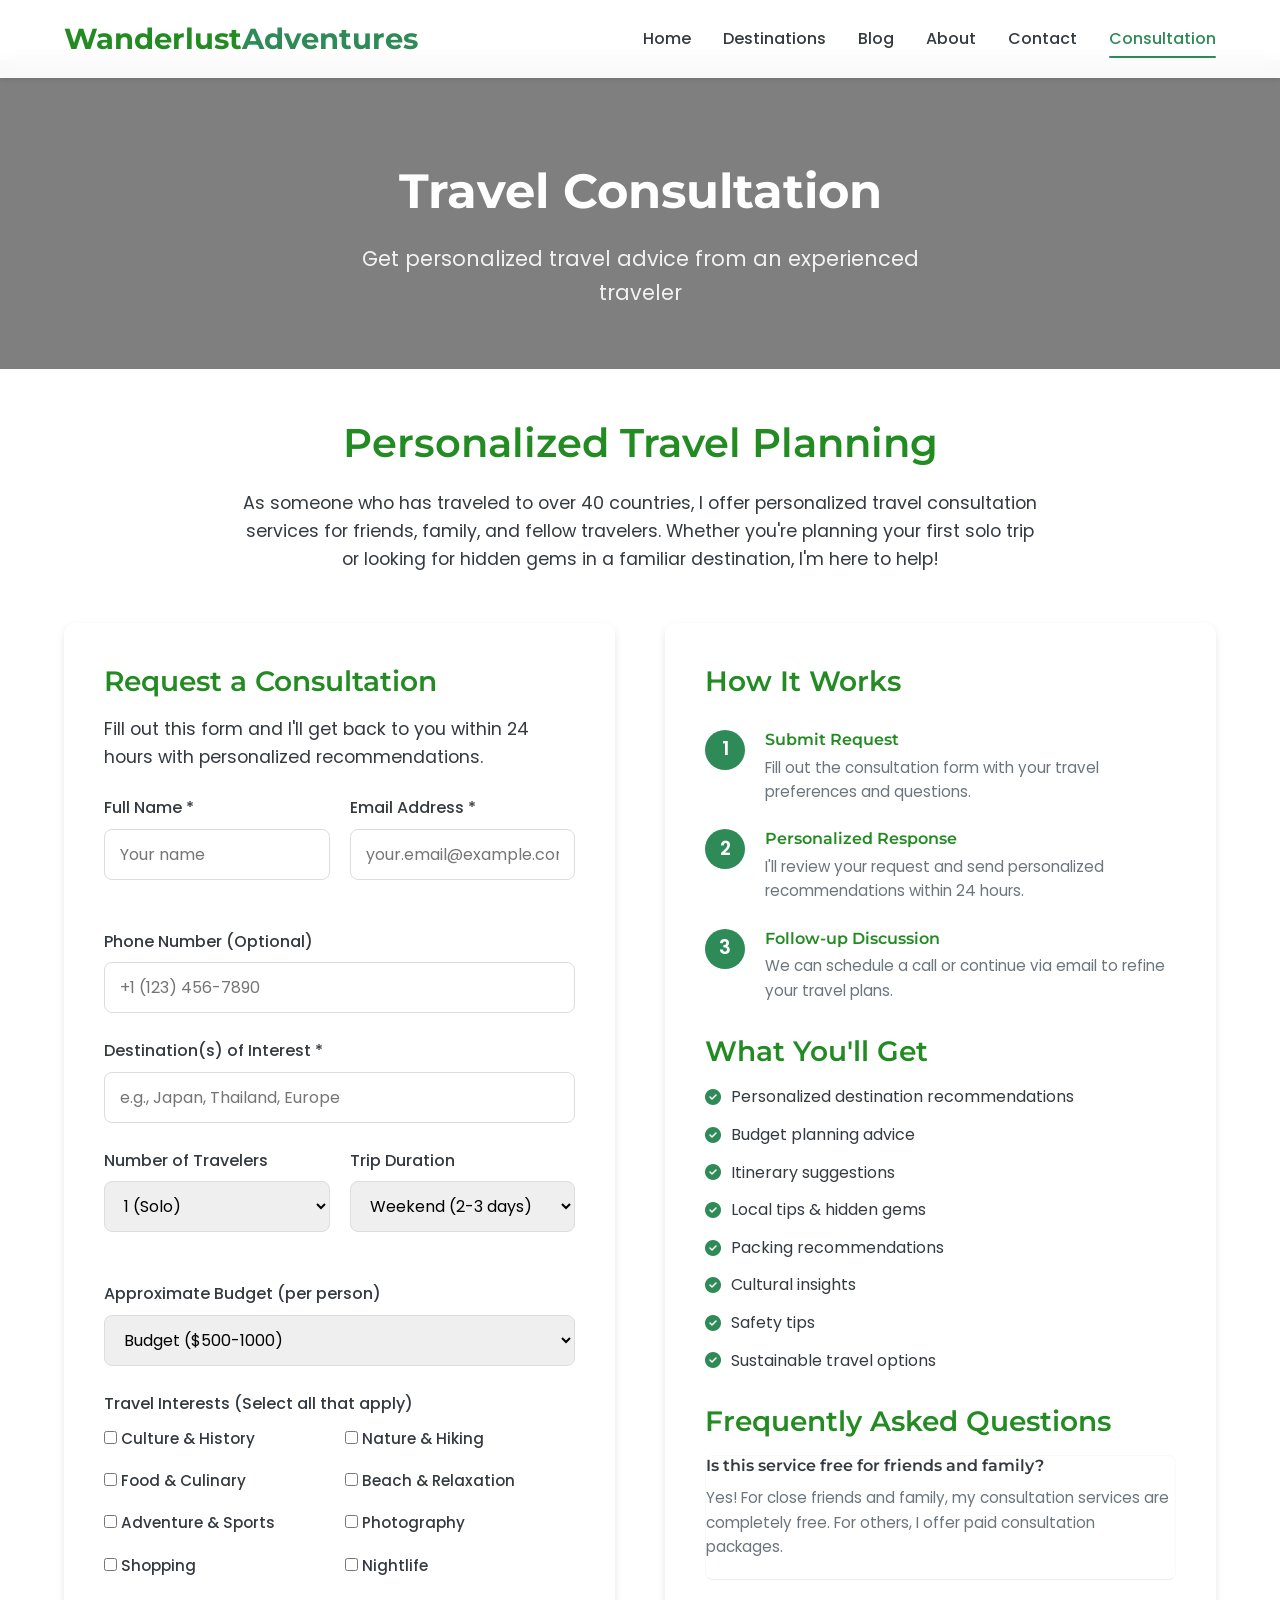
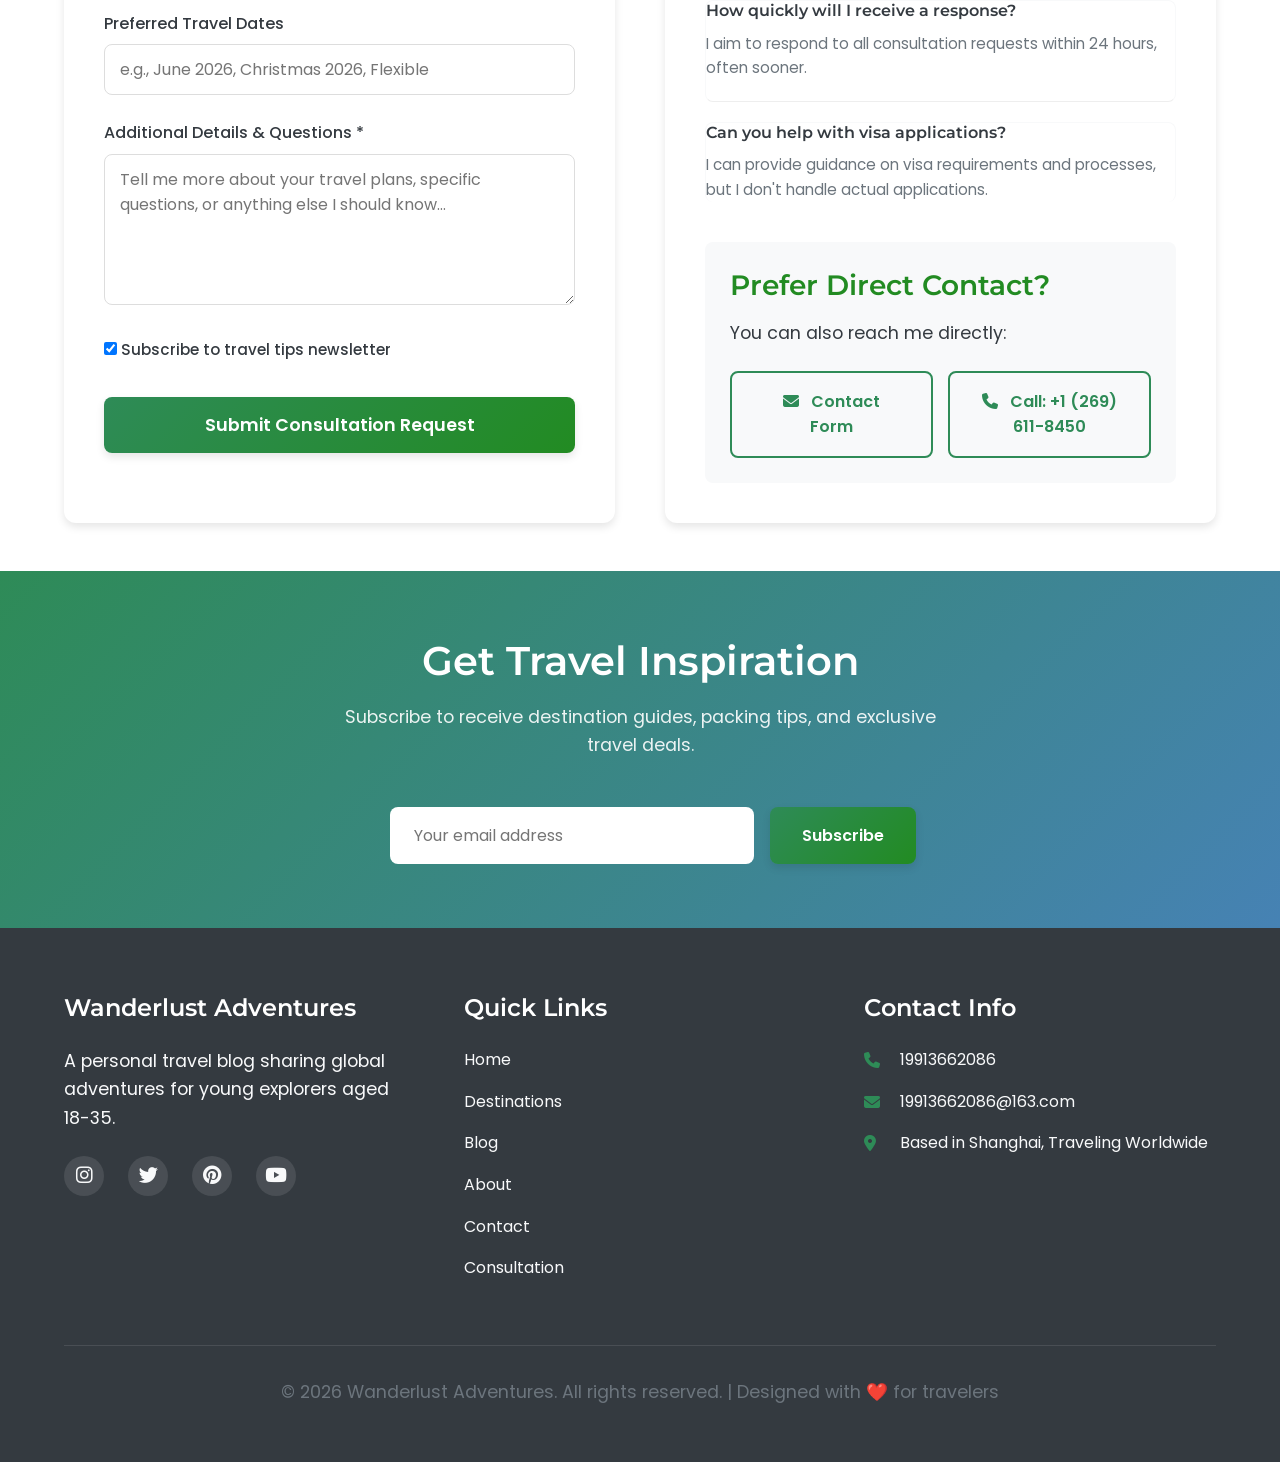
<file: consultation.html>
<!DOCTYPE html>
<html lang="en">
<head>
    <meta charset="UTF-8">
    <meta name="viewport" content="width=device-width, initial-scale=1.0">
    <title>Travel Consultation | Wanderlust Adventures</title>
    <link rel="stylesheet" href="style.css">
    <link rel="preconnect" href="https://fonts.googleapis.com">
    <link rel="preconnect" href="https://fonts.gstatic.com" crossorigin>
    <link href="https://fonts.googleapis.com/css2?family=Poppins:wght@300;400;500;600;700&family=Montserrat:wght@400;500;600&display=swap" rel="stylesheet">
    <link rel="stylesheet" href="https://cdnjs.cloudflare.com/ajax/libs/font-awesome/6.4.0/css/all.min.css">
</head>
<body>
    <!-- Navigation -->
    <nav class="navbar">
        <div class="container">
            <a href="index.html" class="logo">Wanderlust<span>Adventures</span></a>
            <ul class="nav-links">
                <li><a href="index.html">Home</a></li>
                <li><a href="destinations.html">Destinations</a></li>
                <li><a href="blog.html">Blog</a></li>
                <li><a href="about.html">About</a></li>
                <li><a href="contact.html">Contact</a></li>
                <li><a href="consultation.html" class="active">Consultation</a></li>
            </ul>
            <button class="menu-toggle">
                <i class="fas fa-bars"></i>
            </button>
        </div>
    </nav>

    <!-- Page Header -->
    <section class="page-header">
        <div class="container">
            <h1>Travel Consultation</h1>
            <p>Get personalized travel advice from an experienced traveler</p>
        </div>
    </section>

    <!-- Consultation Content -->
    <section class="section consultation-content">
        <div class="container">
            <div class="consultation-intro">
                <h2>Personalized Travel Planning</h2>
                <p>As someone who has traveled to over 40 countries, I offer personalized travel consultation services for friends, family, and fellow travelers. Whether you're planning your first solo trip or looking for hidden gems in a familiar destination, I'm here to help!</p>
            </div>

            <div class="consultation-layout">
                <!-- Consultation Form -->
                <div class="consultation-form-section">
                    <h3>Request a Consultation</h3>
                    <p>Fill out this form and I'll get back to you within 24 hours with personalized recommendations.</p>
                    
                    <form id="consultationForm" class="consultation-form">
                        <div class="form-row">
                            <div class="form-group">
                                <label for="consultation-name">Full Name *</label>
                                <input type="text" id="consultation-name" name="name" required placeholder="Your name">
                            </div>
                            
                            <div class="form-group">
                                <label for="consultation-email">Email Address *</label>
                                <input type="email" id="consultation-email" name="email" required placeholder="your.email@example.com">
                            </div>
                        </div>
                        
                        <div class="form-group">
                            <label for="consultation-phone">Phone Number (Optional)</label>
                            <input type="tel" id="consultation-phone" name="phone" placeholder="+1 (123) 456-7890">
                        </div>
                        
                        <div class="form-group">
                            <label for="consultation-destination">Destination(s) of Interest *</label>
                            <input type="text" id="consultation-destination" name="destination" required placeholder="e.g., Japan, Thailand, Europe">
                        </div>
                        
                        <div class="form-row">
                            <div class="form-group">
                                <label for="consultation-travelers">Number of Travelers</label>
                                <select id="consultation-travelers" name="travelers">
                                    <option value="1">1 (Solo)</option>
                                    <option value="2">2 (Couple)</option>
                                    <option value="3-4">3-4 (Small Group)</option>
                                    <option value="5+">5+ (Large Group)</option>
                                    <option value="family">Family</option>
                                </select>
                            </div>
                            
                            <div class="form-group">
                                <label for="consultation-duration">Trip Duration</label>
                                <select id="consultation-duration" name="duration">
                                    <option value="weekend">Weekend (2-3 days)</option>
                                    <option value="1week">1 Week</option>
                                    <option value="2weeks">2 Weeks</option>
                                    <option value="3weeks+">3 Weeks or More</option>
                                    <option value="flexible">Flexible</option>
                                </select>
                            </div>
                        </div>
                        
                        <div class="form-group">
                            <label for="consultation-budget">Approximate Budget (per person)</label>
                            <select id="consultation-budget" name="budget">
                                <option value="budget">Budget ($500-1000)</option>
                                <option value="midrange">Mid-range ($1000-3000)</option>
                                <option value="luxury">Luxury ($3000+)</option>
                                <option value="flexible">Flexible/Not sure</option>
                            </select>
                        </div>
                        
                        <div class="form-group">
                            <label for="consultation-interests">Travel Interests (Select all that apply)</label>
                            <div class="interest-checkboxes">
                                <label class="checkbox-label">
                                    <input type="checkbox" name="interests" value="culture"> Culture & History
                                </label>
                                <label class="checkbox-label">
                                    <input type="checkbox" name="interests" value="nature"> Nature & Hiking
                                </label>
                                <label class="checkbox-label">
                                    <input type="checkbox" name="interests" value="food"> Food & Culinary
                                </label>
                                <label class="checkbox-label">
                                    <input type="checkbox" name="interests" value="beach"> Beach & Relaxation
                                </label>
                                <label class="checkbox-label">
                                    <input type="checkbox" name="interests" value="adventure"> Adventure & Sports
                                </label>
                                <label class="checkbox-label">
                                    <input type="checkbox" name="interests" value="photography"> Photography
                                </label>
                                <label class="checkbox-label">
                                    <input type="checkbox" name="interests" value="shopping"> Shopping
                                </label>
                                <label class="checkbox-label">
                                    <input type="checkbox" name="interests" value="nightlife"> Nightlife
                                </label>
                            </div>
                        </div>
                        
                        <div class="form-group">
                            <label for="consultation-dates">Preferred Travel Dates</label>
                            <input type="text" id="consultation-dates" name="dates" placeholder="e.g., June 2026, Christmas 2026, Flexible">
                        </div>
                        
                        <div class="form-group">
                            <label for="consultation-message">Additional Details & Questions *</label>
                            <textarea id="consultation-message" name="message" rows="5" required placeholder="Tell me more about your travel plans, specific questions, or anything else I should know..."></textarea>
                        </div>
                        
                        <div class="form-group">
                            <label class="checkbox-label">
                                <input type="checkbox" name="newsletter" checked> Subscribe to travel tips newsletter
                            </label>
                        </div>
                        
                        <button type="submit" class="btn-primary">Submit Consultation Request</button>
                    </form>
                </div>
                
                <!-- Consultation Info -->
                <div class="consultation-info-section">
                    <h3>How It Works</h3>
                    <div class="process-steps">
                        <div class="process-step">
                            <div class="step-number">1</div>
                            <div class="step-content">
                                <h4>Submit Request</h4>
                                <p>Fill out the consultation form with your travel preferences and questions.</p>
                            </div>
                        </div>
                        
                        <div class="process-step">
                            <div class="step-number">2</div>
                            <div class="step-content">
                                <h4>Personalized Response</h4>
                                <p>I'll review your request and send personalized recommendations within 24 hours.</p>
                            </div>
                        </div>
                        
                        <div class="process-step">
                            <div class="step-number">3</div>
                            <div class="step-content">
                                <h4>Follow-up Discussion</h4>
                                <p>We can schedule a call or continue via email to refine your travel plans.</p>
                            </div>
                        </div>
                    </div>
                    
                    <div class="consultation-benefits">
                        <h3>What You'll Get</h3>
                        <ul>
                            <li><i class="fas fa-check-circle"></i> Personalized destination recommendations</li>
                            <li><i class="fas fa-check-circle"></i> Budget planning advice</li>
                            <li><i class="fas fa-check-circle"></i> Itinerary suggestions</li>
                            <li><i class="fas fa-check-circle"></i> Local tips & hidden gems</li>
                            <li><i class="fas fa-check-circle"></i> Packing recommendations</li>
                            <li><i class="fas fa-check-circle"></i> Cultural insights</li>
                            <li><i class="fas fa-check-circle"></i> Safety tips</li>
                            <li><i class="fas fa-check-circle"></i> Sustainable travel options</li>
                        </ul>
                    </div>
                    
                    <div class="consultation-faq">
                        <h3>Frequently Asked Questions</h3>
                        <div class="faq-item">
                            <h4>Is this service free for friends and family?</h4>
                            <p>Yes! For close friends and family, my consultation services are completely free. For others, I offer paid consultation packages.</p>
                        </div>
                        <div class="faq-item">
                            <h4>How quickly will I receive a response?</h4>
                            <p>I aim to respond to all consultation requests within 24 hours, often sooner.</p>
                        </div>
                        <div class="faq-item">
                            <h4>Can you help with visa applications?</h4>
                            <p>I can provide guidance on visa requirements and processes, but I don't handle actual applications.</p>
                        </div>
                    </div>
                    
                    <div class="direct-contact">
                        <h3>Prefer Direct Contact?</h3>
                        <p>You can also reach me directly:</p>
                        <div class="contact-options">
                            <a href="contact.html" class="btn-secondary"><i class="fas fa-envelope"></i> Contact Form</a>
                            <a href="tel:+12696118450" class="btn-secondary"><i class="fas fa-phone"></i> Call: +1 (269) 611-8450</a>
                        </div>
                    </div>
                </div>
            </div>
        </div>
    </section>

    <!-- Success Modal -->
    <div id="successModal" class="modal">
        <div class="modal-content">
            <div class="modal-header">
                <h3>Request Submitted Successfully!</h3>
                <button class="modal-close">&times;</button>
            </div>
            <div class="modal-body">
                <div class="success-icon">
                    <i class="fas fa-check-circle"></i>
                </div>
                <p>Thank you for your consultation request! I've received your information and will get back to you within 24 hours with personalized travel recommendations.</p>
                <p>In the meantime, feel free to browse my <a href="blog.html">travel blog</a> for inspiration!</p>
            </div>
            <div class="modal-footer">
                <button class="btn-primary modal-close-btn">Close</button>
            </div>
        </div>
    </div>

    <!-- Newsletter -->
    <section class="newsletter">
        <div class="container">
            <h2>Get Travel Inspiration</h2>
            <p>Subscribe to receive destination guides, packing tips, and exclusive travel deals.</p>
            <form class="newsletter-form">
                <input type="email" placeholder="Your email address" required>
                <button type="submit" class="btn-primary">Subscribe</button>
            </form>
        </div>
    </section>

    <!-- Footer -->
    <footer class="footer">
        <div class="container">
            <div class="footer-content">
                <div class="footer-section">
                    <h3>Wanderlust Adventures</h3>
                    <p>A personal travel blog sharing global adventures for young explorers aged 18-35.</p>
                    <div class="social-links">
                        <a href="#"><i class="fab fa-instagram"></i></a>
                        <a href="#"><i class="fab fa-twitter"></i></a>
                        <a href="#"><i class="fab fa-pinterest"></i></a>
                        <a href="#"><i class="fab fa-youtube"></i></a>
                    </div>
                </div>
                
                <div class="footer-section">
                    <h3>Quick Links</h3>
                    <ul>
                        <li><a href="index.html">Home</a></li>
                        <li><a href="destinations.html">Destinations</a></li>
                        <li><a href="blog.html">Blog</a></li>
                        <li><a href="about.html">About</a></li>
                        <li><a href="contact.html">Contact</a></li>
                        <li><a href="consultation.html">Consultation</a></li>
                    </ul>
                </div>
                
                <div class="footer-section">
                    <h3>Contact Info</h3>
                    <ul class="contact-info">
                        <li><i class="fas fa-phone"></i> 19913662086</li>
                        <li><i class="fas fa-envelope"></i> 19913662086@163.com</li>
                        <li><i class="fas fa-map-marker-alt"></i> Based in Shanghai, Traveling Worldwide</li>
                    </ul>
                </div>
            </div>
            
            <div class="footer-bottom">
                <p>&copy; 2026 Wanderlust Adventures. All rights reserved. | Designed with ❤️ for travelers</p>
            </div>
        </div>
    </footer>

    <script src="script.js"></script>
    <script>
        // Consultation Form Handling
        document.addEventListener('DOMContentLoaded', function() {
            const consultationForm = document.getElementById('consultationForm');
            const successModal = document.getElementById('successModal');
            const modalCloseBtns = document.querySelectorAll('.modal-close, .modal-close-btn');
            
            if (consultationForm) {
                consultationForm.addEventListener('submit', function(e) {
                    e.preventDefault();
                    
                    // Basic validation
                    const requiredFields = consultationForm.querySelectorAll('[required]');
                    let isValid = true;
                    
                    requiredFields.forEach(field => {
                        if (!field.value.trim()) {
                            isValid = false;
                            field.classList.add('error');
                        } else {
                            field.classList.remove('error');
                        }
                    });
                    
                    if (!isValid) {
                        showNotification('Please fill in all required fields.', 'error');
                        return;
                    }
                    
                    // In a real application, you would send the data to a server here
                    // For now, we'll simulate a successful submission
                    
                    // Show success modal
                    successModal.style.display = 'block';
                    document.body.style.overflow = 'hidden';
                    
                    // Reset form
                    consultationForm.reset();
                });
            }
            
            // Modal close functionality
            modalCloseBtns.forEach(btn => {
                btn.addEventListener('click', function() {
                    successModal.style.display = 'none';
                    document.body.style.overflow = 'auto';
                });
            });
            
            // Close modal when clicking outside
            window.addEventListener('click', function(e) {
                if (e.target === successModal) {
                    successModal.style.display = 'none';
                    document.body.style.overflow = 'auto';
                }
            });
        });
    </script>
    <style>
        /* Additional styles for consultation page */
        .page-header {
            background: linear-gradient(rgba(0, 0, 0, 0.5), rgba(0, 0, 0, 0.5)), 
                        url('https://images.unsplash.com/photo-1488646953014-85cb44e25828') center/cover no-repeat;
            color: white;
            text-align: center;
            padding: 100px 0 60px;
            margin-top: 60px;
        }
        
        .page-header h1 {
            color: white;
            font-size: 3rem;
            margin-bottom: 20px;
        }
        
        .page-header p {
            font-size: 1.3rem;
            opacity: 0.9;
            max-width: 600px;
            margin: 0 auto;
        }
        
        .consultation-intro {
            text-align: center;
            max-width: 800px;
            margin: 0 auto 50px;
        }
        
        .consultation-intro h2 {
            color: var(--forest-dark);
            margin-bottom: 20px;
        }
        
        .consultation-layout {
            display: grid;
            grid-template-columns: 1fr 1fr;
            gap: 50px;
        }
        
        .consultation-form-section,
        .consultation-info-section {
            background: white;
            padding: 40px;
            border-radius: var(--radius-lg);
            box-shadow: var(--shadow-md);
        }
        
        .consultation-form-section h3,
        .consultation-info-section h3 {
            color: var(--forest-dark);
            margin-bottom: 15px;
        }
        
        .form-row {
            display: grid;
            grid-template-columns: 1fr 1fr;
            gap: 20px;
        }
        
        .form-group {
            margin-bottom: 25px;
        }
        
        .form-group label {
            display: block;
            margin-bottom: 8px;
            font-weight: 500;
            color: var(--dark-gray);
        }
        
        .form-group input,
        .form-group select,
        .form-group textarea {
            width: 100%;
            padding: 12px 15px;
            border: 1px solid #ddd;
            border-radius: var(--radius-md);
            font-family: var(--font-body);
            font-size: 1rem;
            transition: border-color 0.3s ease;
        }
        
        .form-group input:focus,
        .form-group select:focus,
        .form-group textarea:focus {
            outline: none;
            border-color: var(--primary-green);
        }
        
        .interest-checkboxes {
            display: grid;
            grid-template-columns: repeat(2, 1fr);
            gap: 10px;
            margin-top: 10px;
        }
        
        .checkbox-label {
            display: flex;
            align-items: center;
            gap: 8px;
            cursor: pointer;
            font-size: 0.95rem;
        }
        
        .checkbox-label input[type="checkbox"] {
            width: auto;
            margin: 0;
        }
        
        .consultation-form .btn-primary {
            width: 100%;
            padding: 15px;
            font-size: 1.1rem;
            margin-top: 10px;
        }
        
        /* Process Steps */
        .process-steps {
            margin: 30px 0;
        }
        
        .process-step {
            display: flex;
            align-items: flex-start;
            gap: 20px;
            margin-bottom: 25px;
        }
        
        .step-number {
            width: 40px;
            height: 40px;
            background: var(--primary-green);
            color: white;
            border-radius: 50%;
            display: flex;
            align-items: center;
            justify-content: center;
            font-weight: 600;
            font-size: 1.2rem;
            flex-shrink: 0;
        }
        
        .step-content h4 {
            margin-bottom: 5px;
            color: var(--forest-dark);
        }
        
        .step-content p {
            color: var(--medium-gray);
            font-size: 0.95rem;
            margin-bottom: 0;
        }
        
        /* Benefits List */
        .consultation-benefits {
            margin: 30px 0;
        }
        
        .consultation-benefits ul {
            list-style: none;
        }
        
        .consultation-benefits li {
            display: flex;
            align-items: center;
            gap: 10px;
            margin-bottom: 12px;
        }
        
        .consultation-benefits i {
            color: var(--primary-green);
        }
        
        /* FAQ */
        .consultation-faq {
            margin: 30px 0;
        }
        
        .faq-item {
            margin-bottom: 20px;
            padding-bottom: 20px;
            border-bottom: 1px solid #eee;
        }
        
        .faq-item:last-child {
            margin-bottom: 0;
            padding-bottom: 0;
            border-bottom: none;
        }
        
        .faq-item h4 {
            color: var(--dark-gray);
            margin-bottom: 10px;
            font-size: 1rem;
        }
        
        .faq-item p {
            color: var(--medium-gray);
            font-size: 0.95rem;
            margin-bottom: 0;
        }
        
        /* Direct Contact */
        .direct-contact {
            margin-top: 40px;
            padding: 25px;
            background: var(--light-gray);
            border-radius: var(--radius-md);
        }
        
        .contact-options {
            display: flex;
            gap: 15px;
            margin-top: 20px;
            flex-wrap: wrap;
        }
        
        .contact-options .btn-secondary {
            flex: 1;
            min-width: 150px;
            text-align: center;
        }
        
        .contact-options i {
            margin-right: 8px;
        }
        
        /* Modal Styles */
        .modal {
            display: none;
            position: fixed;
            top: 0;
            left: 0;
            width: 100%;
            height: 100%;
            background: rgba(0, 0, 0, 0.5);
            z-index: 9999;
            align-items: center;
            justify-content: center;
        }
        
        .modal-content {
            background: white;
            border-radius: var(--radius-lg);
            width: 90%;
            max-width: 500px;
            overflow: hidden;
            box-shadow: var(--shadow-lg);
        }
        
        .modal-header {
            padding: 25px 30px;
            background: var(--primary-green);
            color: white;
            display: flex;
            justify-content: space-between;
            align-items: center;
        }
        
        .modal-header h3 {
            color: white;
            margin: 0;
        }
        
        .modal-close {
            background: none;
            border: none;
            color: white;
            font-size: 28px;
            cursor: pointer;
            line-height: 1;
            padding: 0;
            width: 30px;
            height: 30px;
            display: flex;
            align-items: center;
            justify-content: center;
        }
        
        .modal-body {
            padding: 40px 30px;
            text-align: center;
        }
        
        .success-icon {
            font-size: 4rem;
            color: var(--primary-green);
            margin-bottom: 20px;
        }
        
        .modal-footer {
            padding: 20px 30px;
            text-align: center;
            border-top: 1px solid #eee;
        }
        
        .modal-close-btn {
            min-width: 120px;
        }
        
        /* Error state */
        .error {
            border-color: #DC3545 !important;
        }
        
        @media (max-width: 992px) {
            .consultation-layout {
                grid-template-columns: 1fr;
            }
            
            .form-row {
                grid-template-columns: 1fr;
            }
            
            .interest-checkboxes {
                grid-template-columns: 1fr;
            }
            
            .contact-options {
                flex-direction: column;
            }
        }
        
        @media (max-width: 768px) {
            .page-header h1 {
                font-size: 2.2rem;
            }
            
            .page-header p {
                font-size: 1.1rem;
            }
            
            .consultation-form-section,
            .consultation-info-section {
                padding: 25px;
            }
        }
    </style>
</body>
</html>
</file>
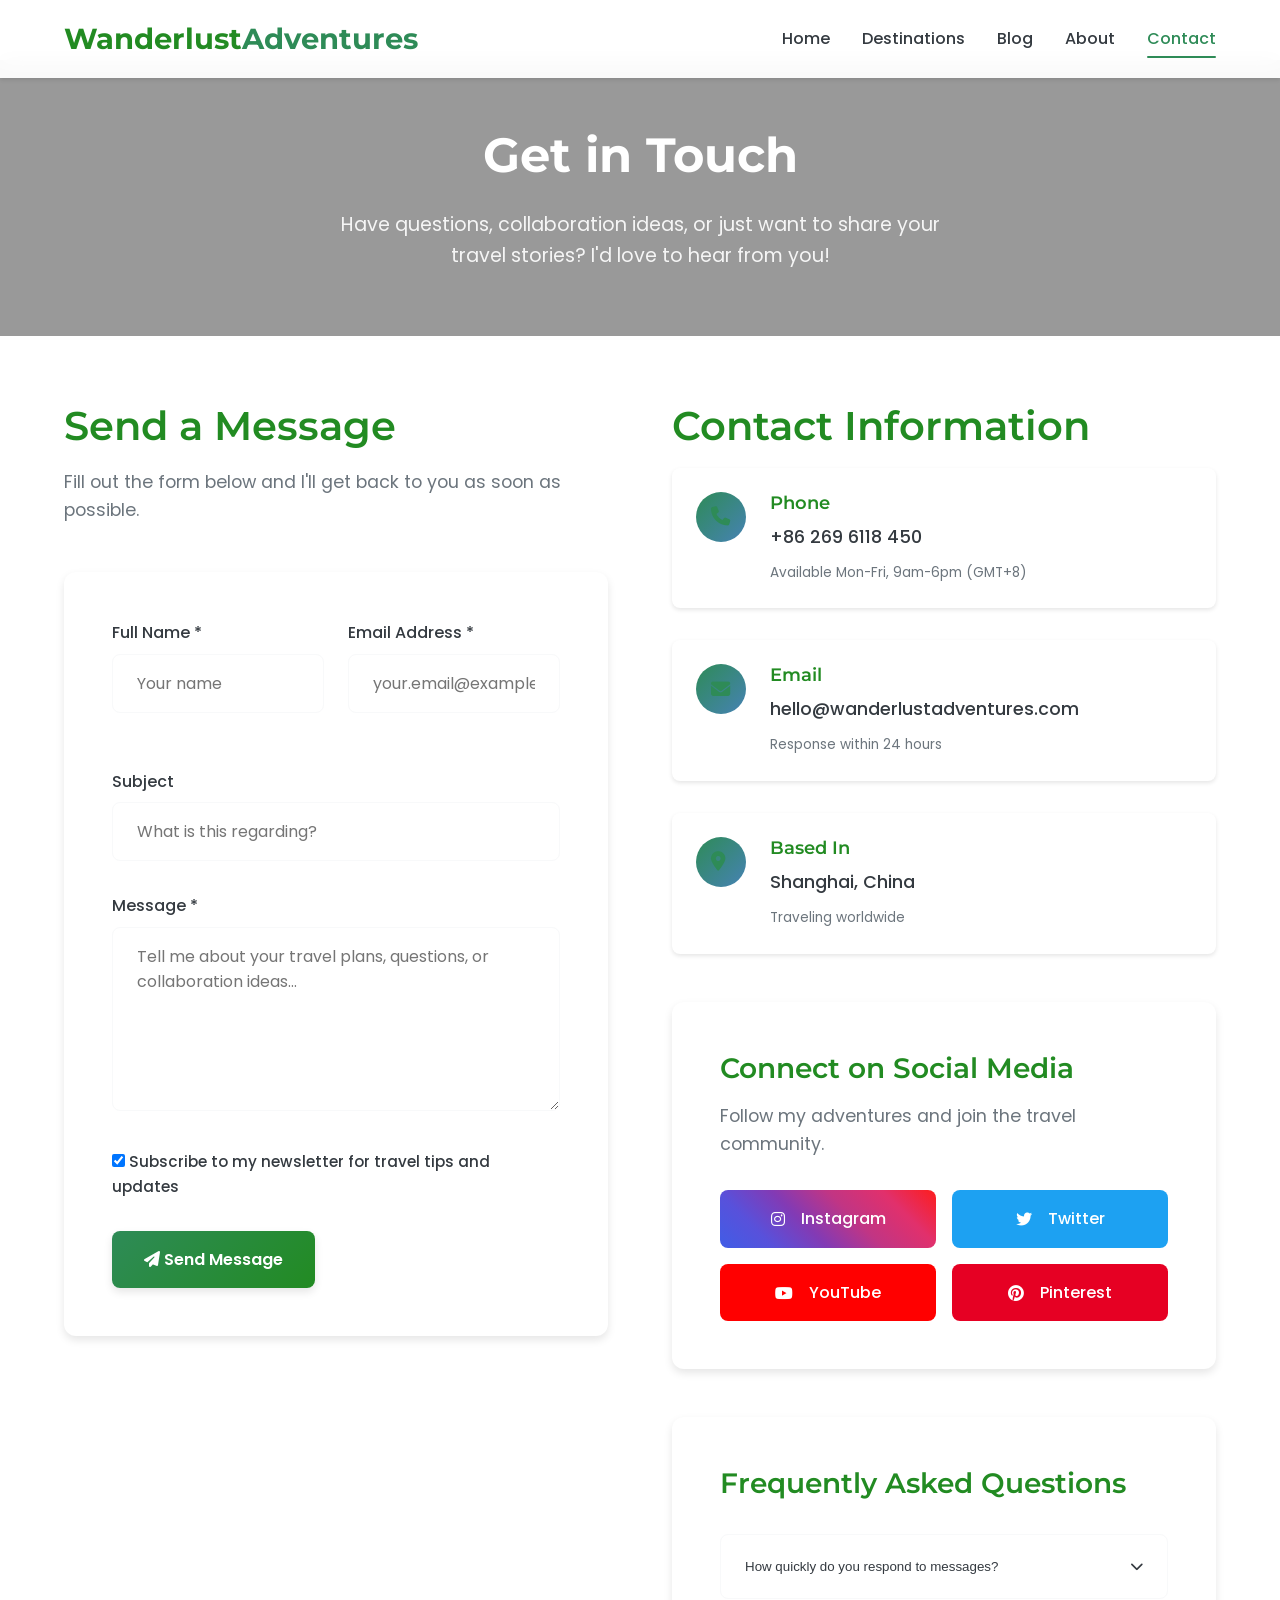
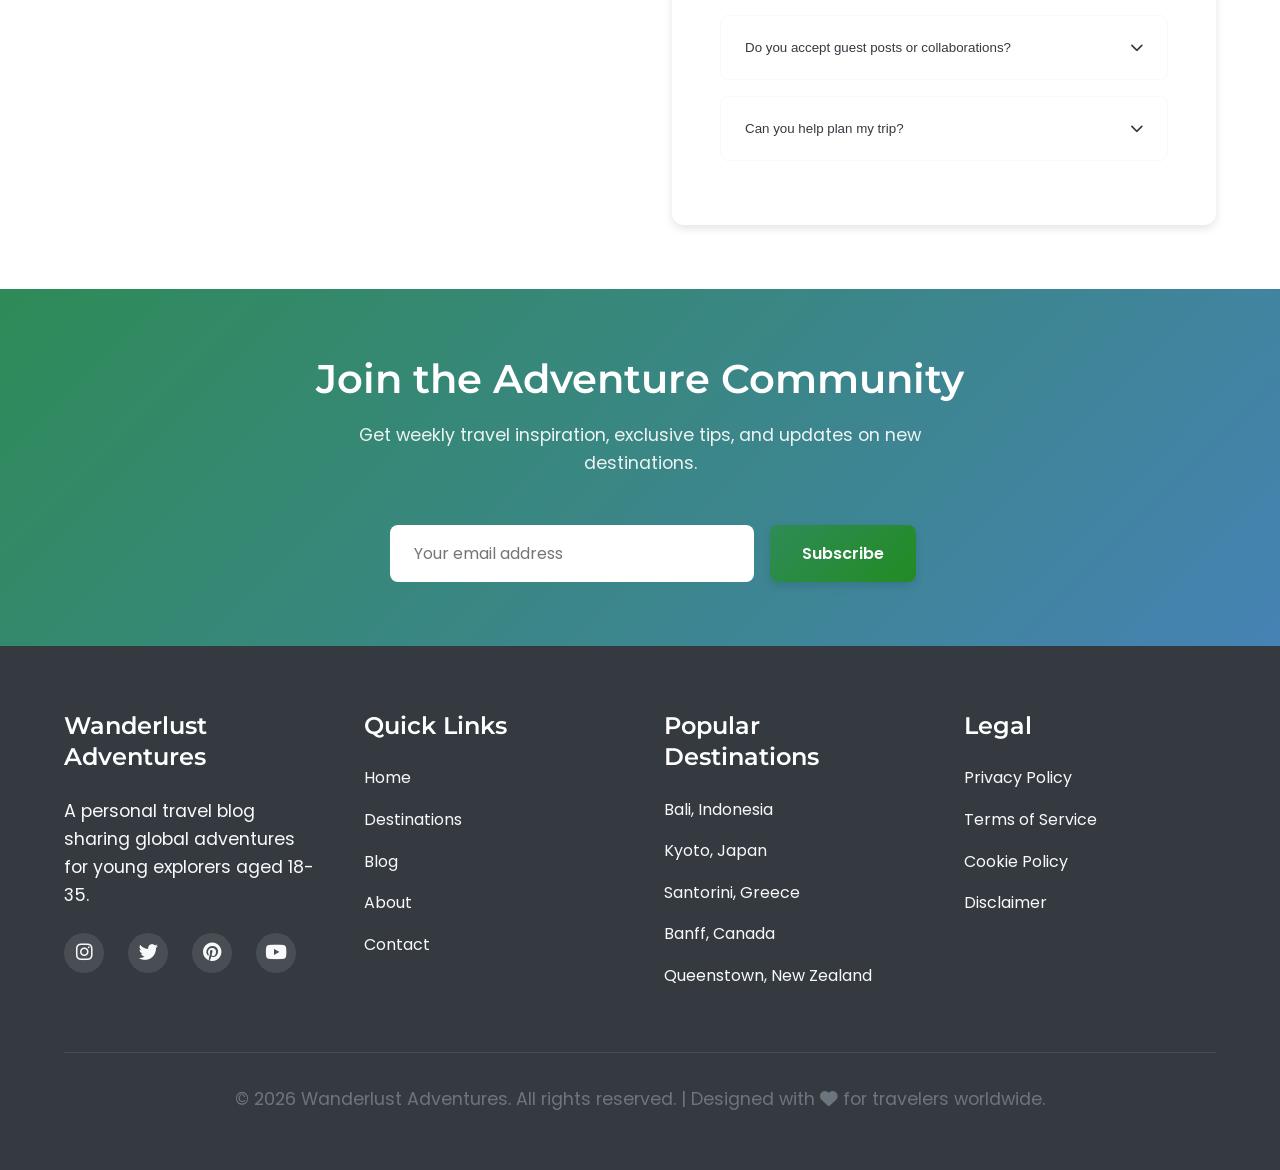
<file: contact.html>
<!DOCTYPE html>
<html lang="en">
<head>
    <meta charset="UTF-8">
    <meta name="viewport" content="width=device-width, initial-scale=1.0">
    <title>Contact | Wanderlust Adventures</title>
    <link rel="stylesheet" href="style.css">
    <link rel="preconnect" href="https://fonts.googleapis.com">
    <link rel="preconnect" href="https://fonts.gstatic.com" crossorigin>
    <link href="https://fonts.googleapis.com/css2?family=Poppins:wght@300;400;500;600;700&family=Montserrat:wght@400;500;600&display=swap" rel="stylesheet">
    <link rel="stylesheet" href="https://cdnjs.cloudflare.com/ajax/libs/font-awesome/6.4.0/css/all.min.css">
</head>
<body>
    <!-- Navigation -->
    <nav class="navbar">
        <div class="container">
            <a href="index.html" class="logo">Wanderlust<span>Adventures</span></a>
            <ul class="nav-links">
                <li><a href="index.html">Home</a></li>
                <li><a href="destinations.html">Destinations</a></li>
                <li><a href="blog.html">Blog</a></li>
                <li><a href="about.html">About</a></li>
                <li><a href="contact.html" class="active">Contact</a></li>
            </ul>
            <button class="menu-toggle">
                <i class="fas fa-bars"></i>
            </button>
        </div>
    </nav>

    <!-- Page Header -->
    <section class="page-header">
        <div class="container">
            <h1>Get in Touch</h1>
            <p>Have questions, collaboration ideas, or just want to share your travel stories? I'd love to hear from you!</p>
        </div>
    </section>

    <!-- Contact Content -->
    <section class="section contact-content">
        <div class="container">
            <div class="contact-layout">
                <!-- Contact Form -->
                <div class="contact-form-section">
                    <h2>Send a Message</h2>
                    <p>Fill out the form below and I'll get back to you as soon as possible.</p>
                    
                    <form class="contact-form">
                        <div class="form-row">
                            <div class="form-group">
                                <label for="name">Full Name *</label>
                                <input type="text" id="name" name="name" placeholder="Your name" required>
                            </div>
                            <div class="form-group">
                                <label for="email">Email Address *</label>
                                <input type="email" id="email" name="email" placeholder="your.email@example.com" required>
                            </div>
                        </div>
                        
                        <div class="form-group">
                            <label for="subject">Subject</label>
                            <input type="text" id="subject" name="subject" placeholder="What is this regarding?">
                        </div>
                        
                        <div class="form-group">
                            <label for="message">Message *</label>
                            <textarea id="message" name="message" rows="6" placeholder="Tell me about your travel plans, questions, or collaboration ideas..." required></textarea>
                        </div>
                        
                        <div class="form-group">
                            <label class="checkbox-label">
                                <input type="checkbox" name="newsletter" checked>
                                <span>Subscribe to my newsletter for travel tips and updates</span>
                            </label>
                        </div>
                        
                        <button type="submit" class="btn-primary btn-large">
                            <i class="fas fa-paper-plane"></i> Send Message
                        </button>
                    </form>
                </div>

                <!-- Contact Info -->
                <div class="contact-info-section">
                    <h2>Contact Information</h2>
                    
                    <div class="contact-info">
                        <div class="info-item">
                            <div class="info-icon">
                                <i class="fas fa-phone"></i>
                            </div>
                            <div class="info-content">
                                <h3>Phone</h3>
                                <p>+86 269 6118 450</p>
                                <small>Available Mon-Fri, 9am-6pm (GMT+8)</small>
                            </div>
                        </div>
                        
                        <div class="info-item">
                            <div class="info-icon">
                                <i class="fas fa-envelope"></i>
                            </div>
                            <div class="info-content">
                                <h3>Email</h3>
                                <p>hello@wanderlustadventures.com</p>
                                <small>Response within 24 hours</small>
                            </div>
                        </div>
                        
                        <div class="info-item">
                            <div class="info-icon">
                                <i class="fas fa-map-marker-alt"></i>
                            </div>
                            <div class="info-content">
                                <h3>Based In</h3>
                                <p>Shanghai, China</p>
                                <small>Traveling worldwide</small>
                            </div>
                        </div>
                    </div>

                    <!-- Social Media -->
                    <div class="social-contact">
                        <h3>Connect on Social Media</h3>
                        <p>Follow my adventures and join the travel community.</p>
                        
                        <div class="social-buttons">
                            <a href="#" class="social-btn instagram">
                                <i class="fab fa-instagram"></i> Instagram
                            </a>
                            <a href="#" class="social-btn twitter">
                                <i class="fab fa-twitter"></i> Twitter
                            </a>
                            <a href="#" class="social-btn youtube">
                                <i class="fab fa-youtube"></i> YouTube
                            </a>
                            <a href="#" class="social-btn pinterest">
                                <i class="fab fa-pinterest"></i> Pinterest
                            </a>
                        </div>
                    </div>

                    <!-- FAQ -->
                    <div class="faq-section">
                        <h3>Frequently Asked Questions</h3>
                        
                        <div class="faq-item">
                            <button class="faq-question">
                                How quickly do you respond to messages?
                                <i class="fas fa-chevron-down"></i>
                            </button>
                            <div class="faq-answer">
                                <p>I typically respond to emails within 24 hours. For urgent inquiries, please use the phone number provided.</p>
                            </div>
                        </div>
                        
                        <div class="faq-item">
                            <button class="faq-question">
                                Do you accept guest posts or collaborations?
                                <i class="fas fa-chevron-down"></i>
                            </button>
                            <div class="faq-answer">
                                <p>Yes! I'm always open to collaborations with fellow travelers, photographers, and travel brands. Please include details in your message.</p>
                            </div>
                        </div>
                        
                        <div class="faq-item">
                            <button class="faq-question">
                                Can you help plan my trip?
                                <i class="fas fa-chevron-down"></i>
                            </button>
                            <div class="faq-answer">
                                <p>While I don't offer professional travel planning services, I'm happy to share recommendations and tips based on my experiences.</p>
                            </div>
                        </div>
                    </div>
                </div>
            </div>
        </div>
    </section>

    <!-- Newsletter -->
    <section class="newsletter">
        <div class="container">
            <h2>Join the Adventure Community</h2>
            <p>Get weekly travel inspiration, exclusive tips, and updates on new destinations.</p>
            <form class="newsletter-form">
                <input type="email" placeholder="Your email address" required>
                <button type="submit" class="btn-primary">Subscribe</button>
            </form>
        </div>
    </section>

    <!-- Footer -->
    <footer class="footer">
        <div class="container">
            <div class="footer-content">
                <div class="footer-section">
                    <h3>Wanderlust Adventures</h3>
                    <p>A personal travel blog sharing global adventures for young explorers aged 18-35.</p>
                    <div class="social-links">
                        <a href="#"><i class="fab fa-instagram"></i></a>
                        <a href="#"><i class="fab fa-twitter"></i></a>
                        <a href="#"><i class="fab fa-pinterest"></i></a>
                        <a href="#"><i class="fab fa-youtube"></i></a>
                    </div>
                </div>
                
                <div class="footer-section">
                    <h3>Quick Links</h3>
                    <ul>
                        <li><a href="index.html">Home</a></li>
                        <li><a href="destinations.html">Destinations</a></li>
                        <li><a href="blog.html">Blog</a></li>
                        <li><a href="about.html">About</a></li>
                        <li><a href="contact.html">Contact</a></li>
                    </ul>
                </div>
                
                <div class="footer-section">
                    <h3>Popular Destinations</h3>
                    <ul>
                        <li><a href="#">Bali, Indonesia</a></li>
                        <li><a href="#">Kyoto, Japan</a></li>
                        <li><a href="#">Santorini, Greece</a></li>
                        <li><a href="#">Banff, Canada</a></li>
                        <li><a href="#">Queenstown, New Zealand</a></li>
                    </ul>
                </div>
                
                <div class="footer-section">
                    <h3>Legal</h3>
                    <ul>
                        <li><a href="#">Privacy Policy</a></li>
                        <li><a href="#">Terms of Service</a></li>
                        <li><a href="#">Cookie Policy</a></li>
                        <li><a href="#">Disclaimer</a></li>
                    </ul>
                </div>
            </div>
            
            <div class="footer-bottom">
                <p>&copy; 2026 Wanderlust Adventures. All rights reserved. | Designed with <i class="fas fa-heart"></i> for travelers worldwide.</p>
            </div>
        </div>
    </footer>

    <script src="script.js"></script>
</body>
</html>
</file>
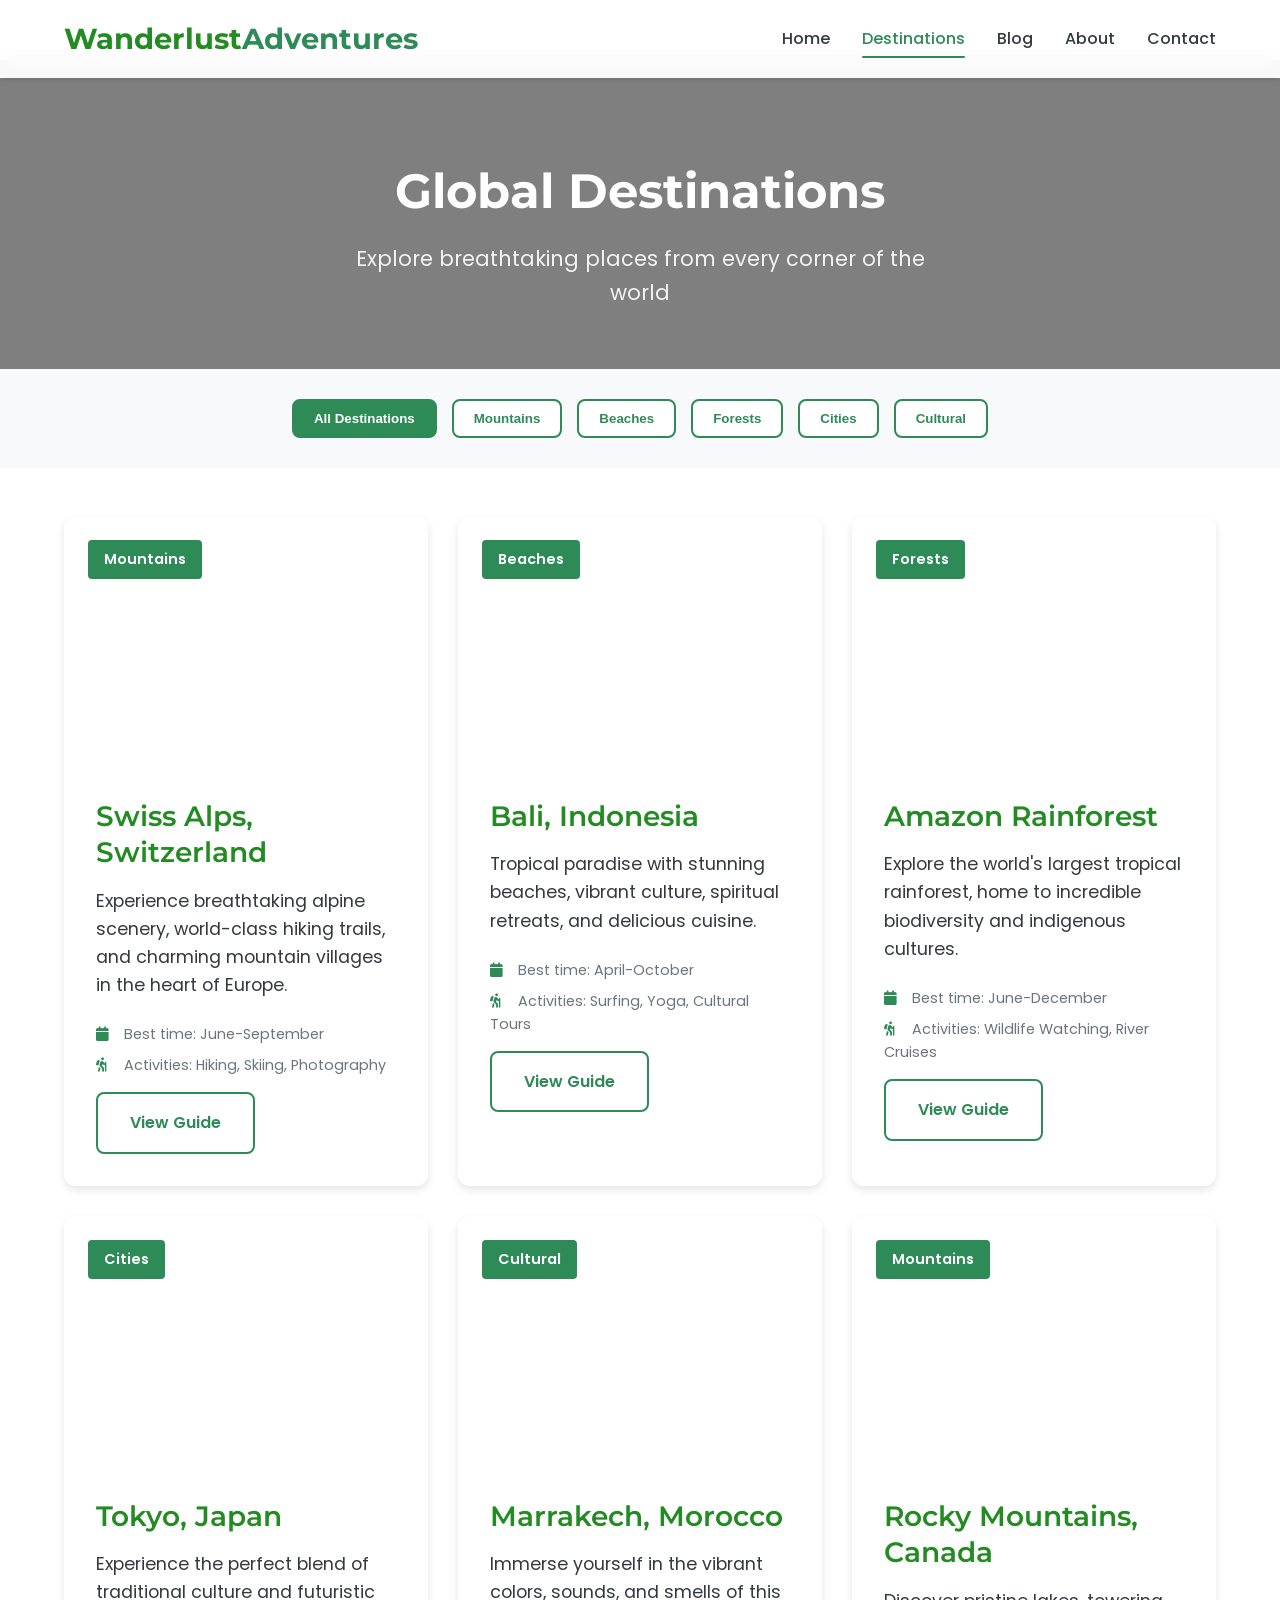
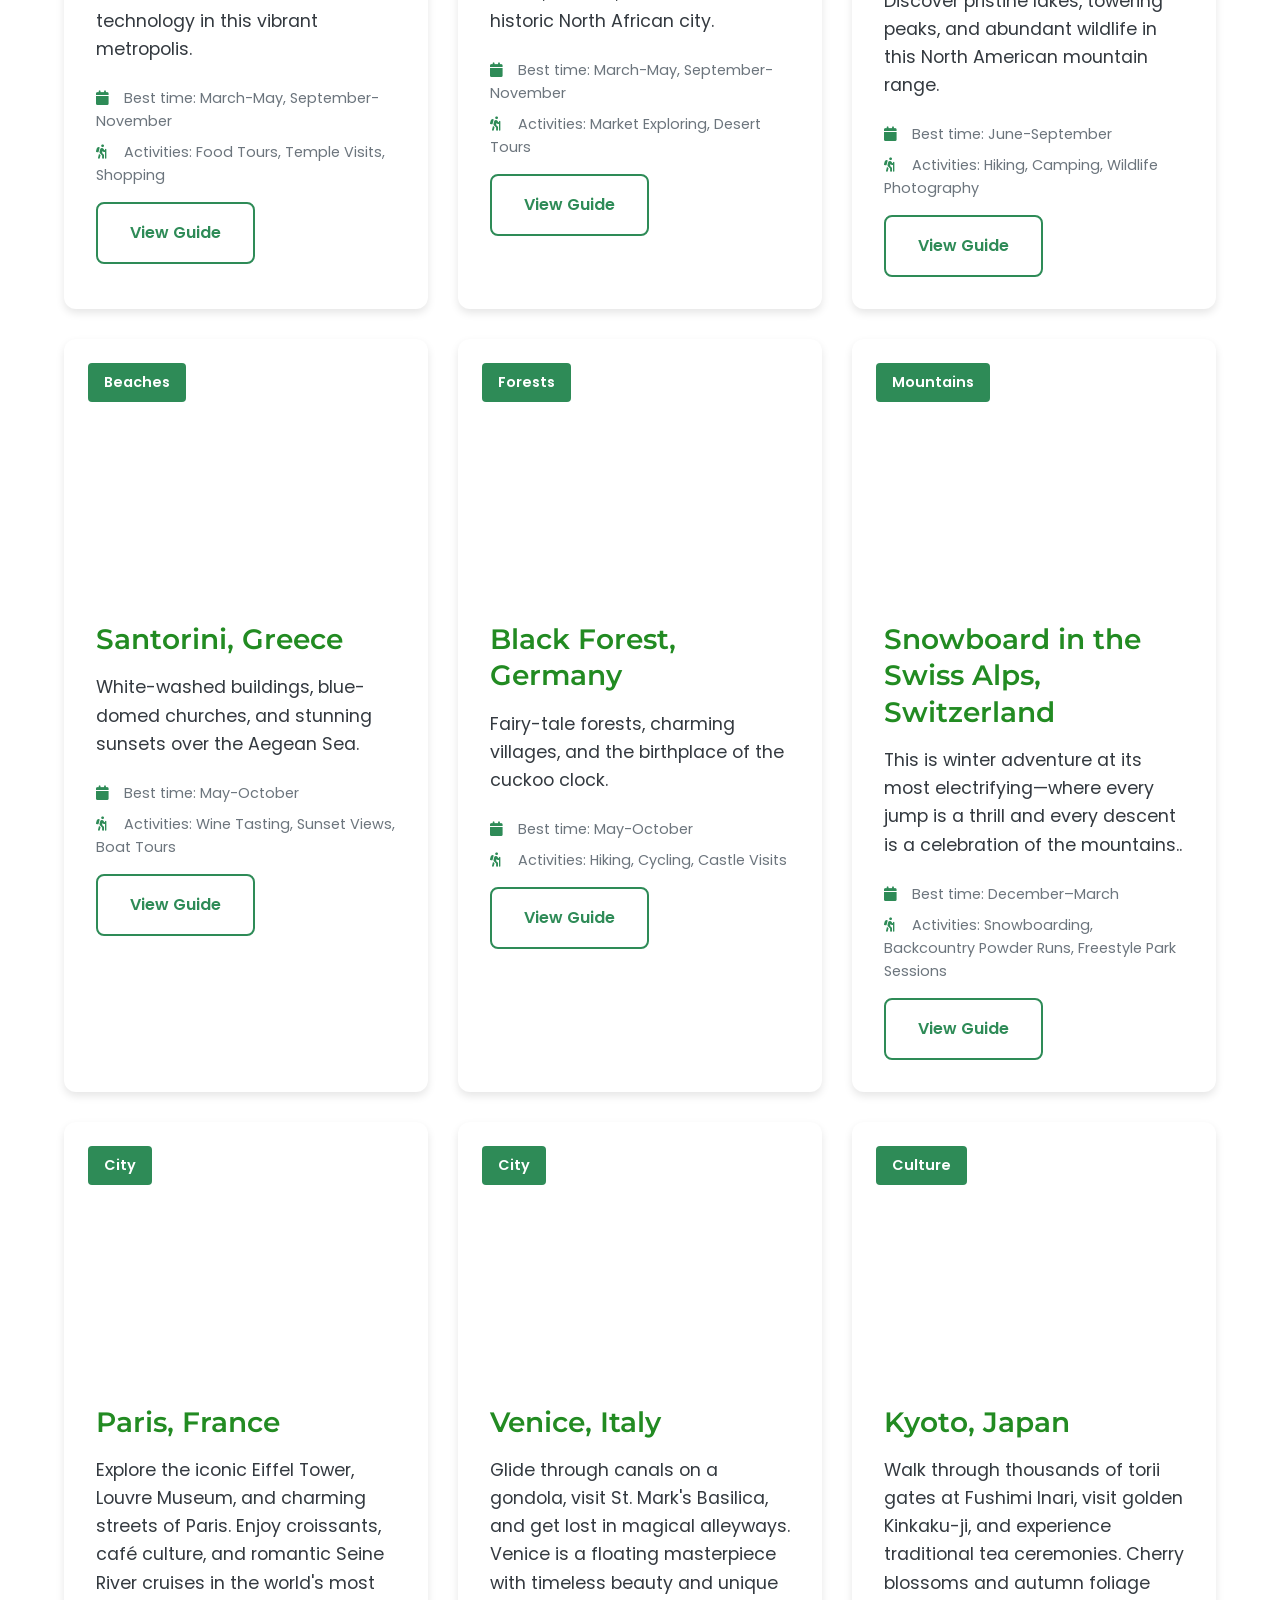
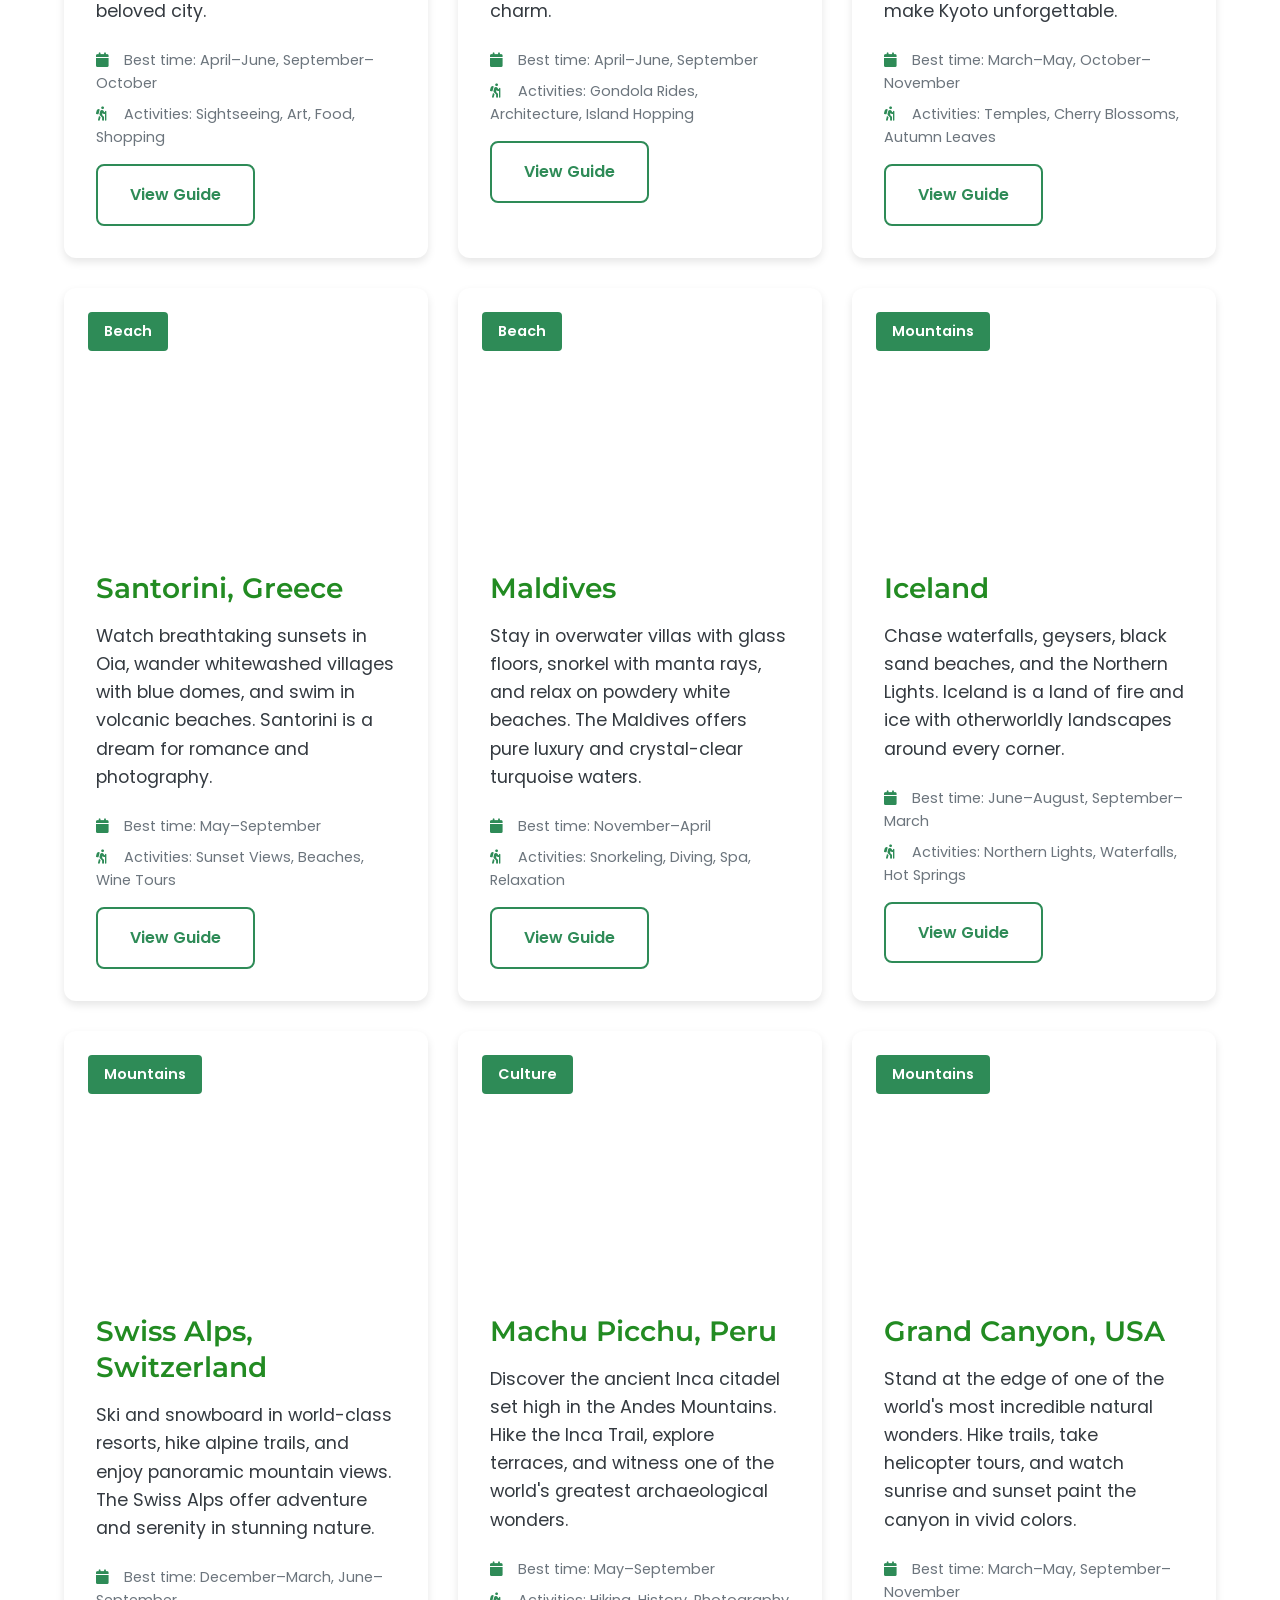
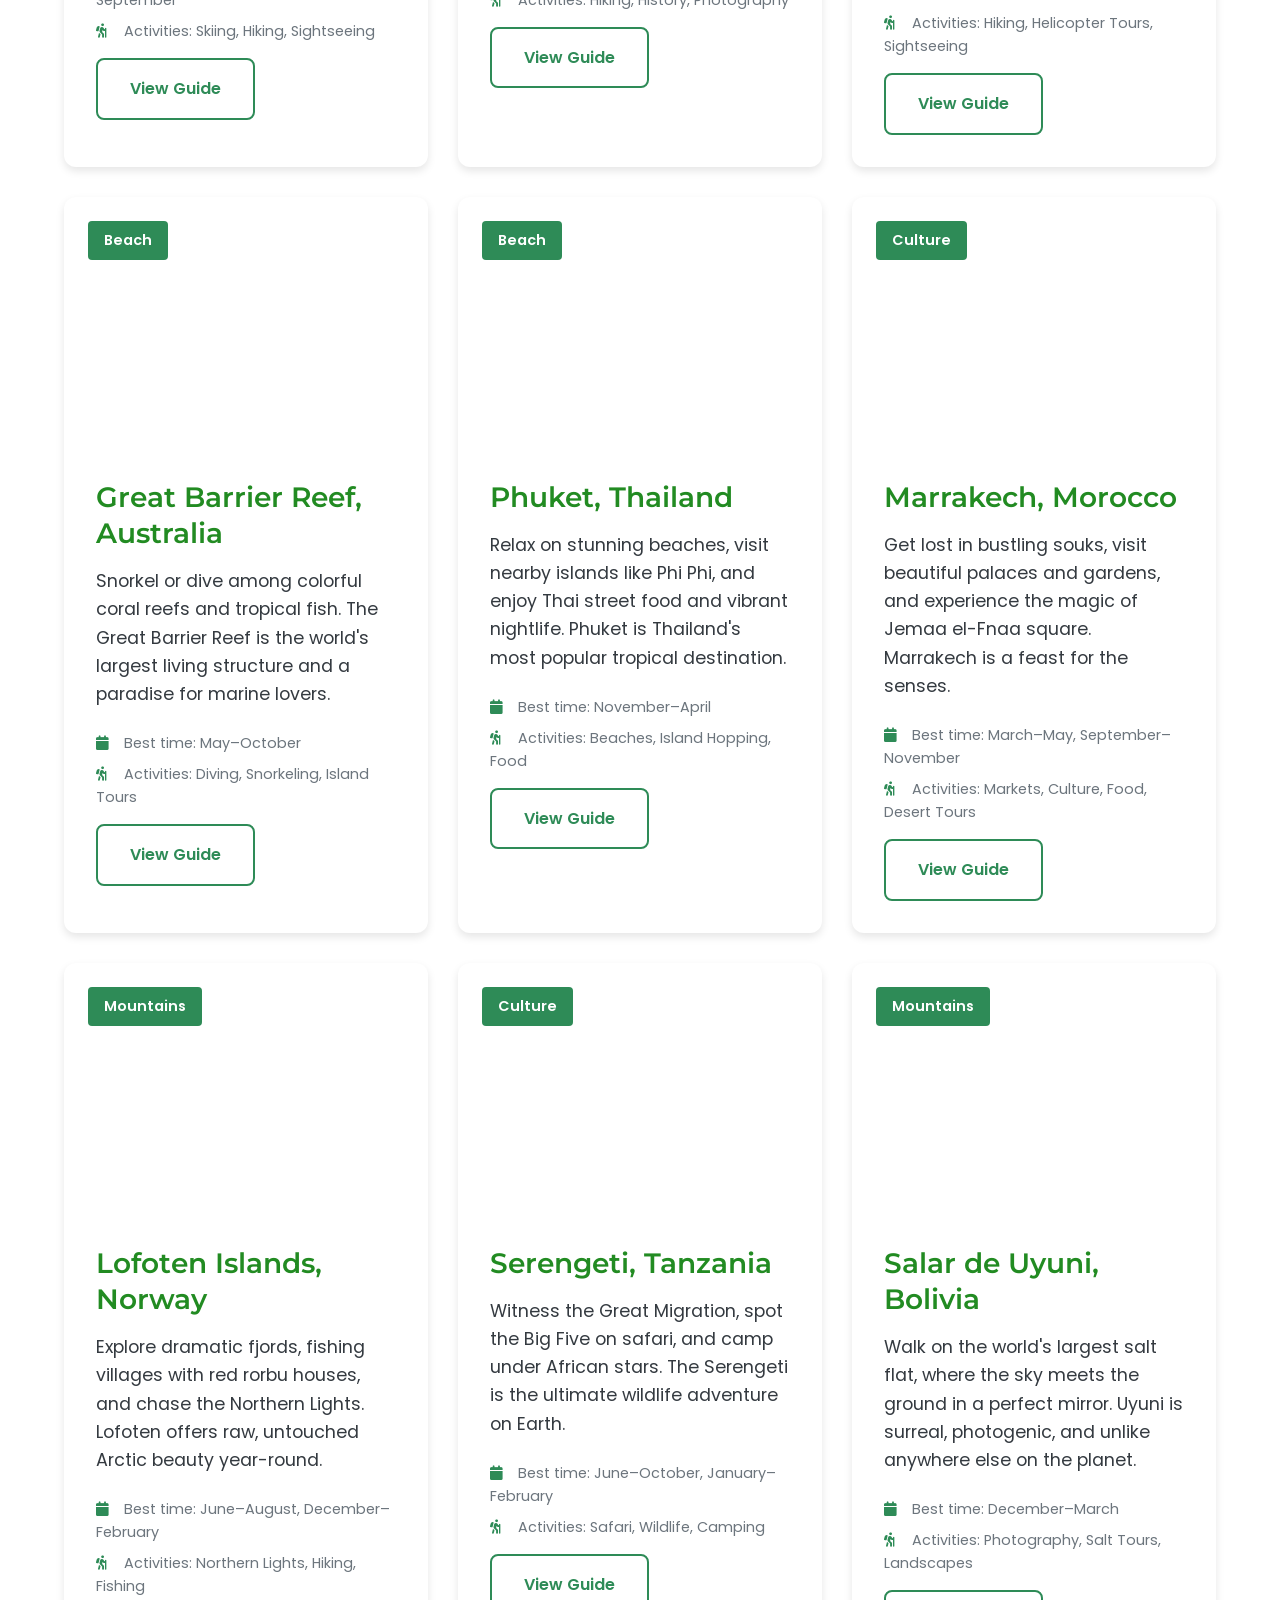
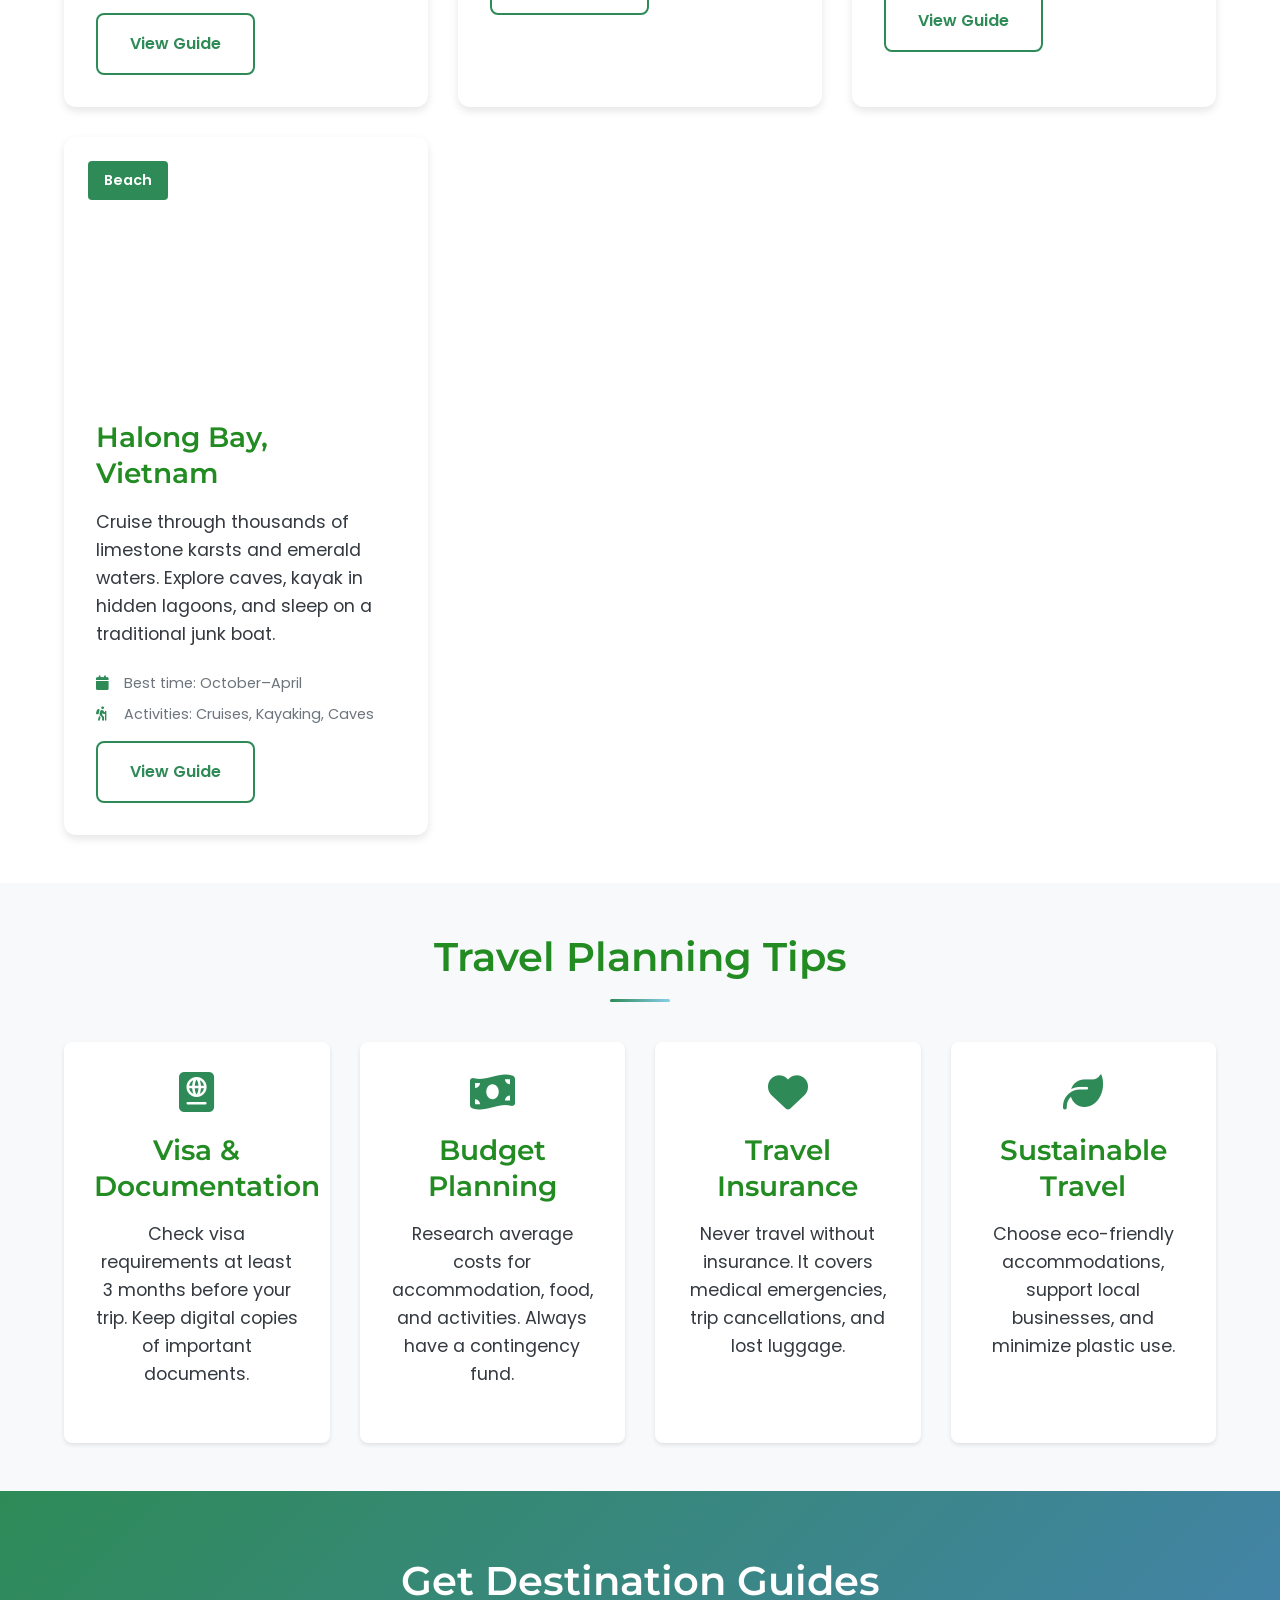
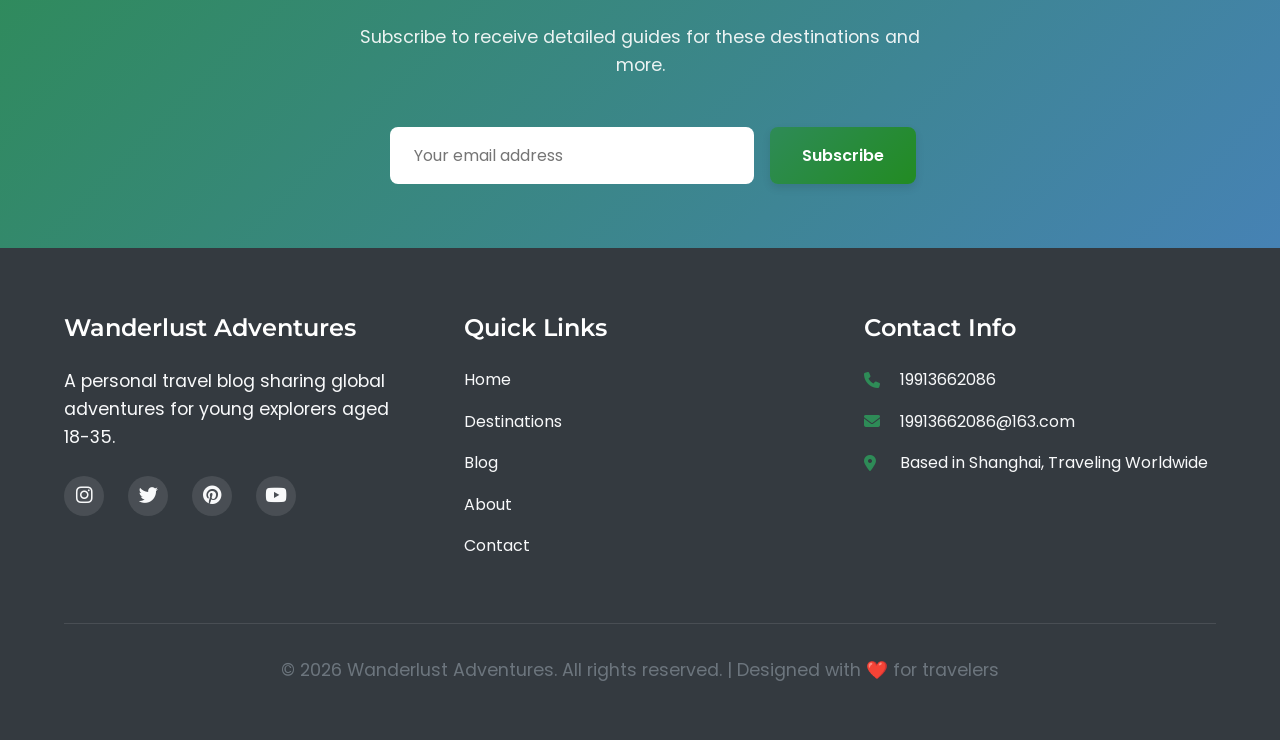
<file: destinations(个人测试版）.html>
<!DOCTYPE html>
<html lang="en">
<head>
    <meta charset="UTF-8">
    <meta name="viewport" content="width=device-width, initial-scale=1.0">
    <title>Global Destinations | Wanderlust Adventures</title>
    <link rel="stylesheet" href="style.css">
    <link rel="preconnect" href="https://fonts.googleapis.com">
    <link rel="preconnect" href="https://fonts.gstatic.com" crossorigin>
    <link href="https://fonts.googleapis.com/css2?family=Poppins:wght@300;400;500;600;700&family=Montserrat:wght@400;500;600&display=swap" rel="stylesheet">
    <link rel="stylesheet" href="https://cdnjs.cloudflare.com/ajax/libs/font-awesome/6.4.0/css/all.min.css">
</head>
<body>
    <!-- Navigation -->
    <nav class="navbar">
        <div class="container">
            <a href="index.html" class="logo">Wanderlust<span>Adventures</span></a>
            <ul class="nav-links">
                <li><a href="index.html">Home</a></li>
                <li><a href="destinations.html" class="active">Destinations</a></li>
                <li><a href="blog.html">Blog</a></li>
                <li><a href="about.html">About</a></li>
                <li><a href="contact.html">Contact</a></li>
            </ul>
            <button class="menu-toggle">
                <i class="fas fa-bars"></i>
            </button>
        </div>
    </nav>

    <!-- Page Header -->
    <section class="page-header">
        <div class="container">
            <h1>Global Destinations</h1>
            <p>Explore breathtaking places from every corner of the world</p>
        </div>
    </section>

    <!-- Destination Filters -->
    <section class="section filters">
        <div class="container">
            <div class="filter-buttons">
                <button class="filter-btn active" data-filter="all">All Destinations</button>
                <button class="filter-btn" data-filter="mountains">Mountains</button>
                <button class="filter-btn" data-filter="beaches">Beaches</button>
                <button class="filter-btn" data-filter="forests">Forests</button>
                <button class="filter-btn" data-filter="cities">Cities</button>
                <button class="filter-btn" data-filter="cultural">Cultural</button>
            </div>
        </div>
    </section>

    <!-- Destinations Grid -->
    <section class="section destinations-grid-page">
        <div class="container">
            <div class="destinations-container">
                <!-- Destination 1 -->
                <div class="destination-card" data-category="mountains">
                    <div class="destination-image" style="background-image: url('https://images.unsplash.com/photo-1506905925346-21bda4d32df4');">
                        <div class="destination-label">Mountains</div>
                    </div>
                    <div class="destination-content">
                        <h3>Swiss Alps, Switzerland</h3>
                        <p>Experience breathtaking alpine scenery, world-class hiking trails, and charming mountain villages in the heart of Europe.</p>
                        <div class="destination-details">
                            <span><i class="fas fa-calendar"></i> Best time: June-September</span>
                            <span><i class="fas fa-hiking"></i> Activities: Hiking, Skiing, Photography</span>
                        </div>
                        <a href="#" class="btn-secondary">View Guide</a>
                    </div>
                </div>

                <!-- Destination 2 -->
                <div class="destination-card" data-category="beaches">
                    <div class="destination-image" style="background-image: url('https://images.unsplash.com/photo-1507525428034-b723cf961d3e');">
                        <div class="destination-label">Beaches</div>
                    </div>
                    <div class="destination-content">
                        <h3>Bali, Indonesia</h3>
                        <p>Tropical paradise with stunning beaches, vibrant culture, spiritual retreats, and delicious cuisine.</p>
                        <div class="destination-details">
                            <span><i class="fas fa-calendar"></i> Best time: April-October</span>
                            <span><i class="fas fa-hiking"></i> Activities: Surfing, Yoga, Cultural Tours</span>
                        </div>
                        <a href="#" class="btn-secondary">View Guide</a>
                    </div>
                </div>

                <!-- Destination 3 -->
                <div class="destination-card" data-category="forests">
                    <div class="destination-image" style="background-image: url('https://images.unsplash.com/photo-1441974231531-c6227db76b6e');">
                        <div class="destination-label">Forests</div>
                    </div>
                    <div class="destination-content">
                        <h3>Amazon Rainforest</h3>
                        <p>Explore the world's largest tropical rainforest, home to incredible biodiversity and indigenous cultures.</p>
                        <div class="destination-details">
                            <span><i class="fas fa-calendar"></i> Best time: June-December</span>
                            <span><i class="fas fa-hiking"></i> Activities: Wildlife Watching, River Cruises</span>
                        </div>
                        <a href="#" class="btn-secondary">View Guide</a>
                    </div>
                </div>

                <!-- Destination 4 -->
                <div class="destination-card" data-category="cities">
                    <div class="destination-image" style="background-image: url('https://images.unsplash.com/photo-1540959733332-eab4deabeeaf');">
                        <div class="destination-label">Cities</div>
                    </div>
                    <div class="destination-content">
                        <h3>Tokyo, Japan</h3>
                        <p>Experience the perfect blend of traditional culture and futuristic technology in this vibrant metropolis.</p>
                        <div class="destination-details">
                            <span><i class="fas fa-calendar"></i> Best time: March-May, September-November</span>
                            <span><i class="fas fa-hiking"></i> Activities: Food Tours, Temple Visits, Shopping</span>
                        </div>
                        <a href="guide.html?destination=kyoto" class="btn-secondary">View Guide</a>
                    </div>
                </div>

                <!-- Destination 5 -->
                <div class="destination-card" data-category="cultural">
                    <div class="destination-image" style="background-image: url('https://images.unsplash.com/photo-1528164344705-47542687000d');">
                        <div class="destination-label">Cultural</div>
                    </div>
                    <div class="destination-content">
                        <h3>Marrakech, Morocco</h3>
                        <p>Immerse yourself in the vibrant colors, sounds, and smells of this historic North African city.</p>
                        <div class="destination-details">
                            <span><i class="fas fa-calendar"></i> Best time: March-May, September-November</span>
                            <span><i class="fas fa-hiking"></i> Activities: Market Exploring, Desert Tours</span>
                        </div>
                        <a href="#" class="btn-secondary">View Guide</a>
                    </div>
                </div>

                <!-- Destination 6 -->
                <div class="destination-card" data-category="mountains">
                    <div class="destination-image" style="background-image: url('https://images.unsplash.com/photo-1464822759023-fed622ff2c3b');">
                        <div class="destination-label">Mountains</div>
                    </div>
                    <div class="destination-content">
                        <h3>Rocky Mountains, Canada</h3>
                        <p>Discover pristine lakes, towering peaks, and abundant wildlife in this North American mountain range.</p>
                        <div class="destination-details">
                            <span><i class="fas fa-calendar"></i> Best time: June-September</span>
                            <span><i class="fas fa-hiking"></i> Activities: Hiking, Camping, Wildlife Photography</span>
                        </div>
                        <a href="#" class="btn-secondary">View Guide</a>
                    </div>
                </div>

                <!-- Destination 7 -->
                <div class="destination-card" data-category="beaches">
                    <div class="destination-image" style="background-image: url('https://images.unsplash.com/photo-1519046904884-53103b34b206');">
                        <div class="destination-label">Beaches</div>
                    </div>
                    <div class="destination-content">
                        <h3>Santorini, Greece</h3>
                        <p>White-washed buildings, blue-domed churches, and stunning sunsets over the Aegean Sea.</p>
                        <div class="destination-details">
                            <span><i class="fas fa-calendar"></i> Best time: May-October</span>
                            <span><i class="fas fa-hiking"></i> Activities: Wine Tasting, Sunset Views, Boat Tours</span>
                        </div>
                        <a href="#" class="btn-secondary">View Guide</a>
                    </div>
                </div>

                <!-- Destination 8 -->
                <div class="destination-card" data-category="forests">
                    <div class="destination-image" style="background-image: url('https://images.unsplash.com/photo-1448375240586-882707db888b');">
                        <div class="destination-label">Forests</div>
                    </div>
                    <div class="destination-content">
                        <h3>Black Forest, Germany</h3>
                        <p>Fairy-tale forests, charming villages, and the birthplace of the cuckoo clock.</p>
                        <div class="destination-details">
                            <span><i class="fas fa-calendar"></i> Best time: May-October</span>
                            <span><i class="fas fa-hiking"></i> Activities: Hiking, Cycling, Castle Visits</span>
                        </div>
                        <a href="#" class="btn-secondary">View Guide</a>
                    </div>
                </div>
            
               <!-- Destination 9 -->
                <div class="destination-card" data-category="mountains">
                    <div class="destination-image" style="background-image: url('https://69c24a7f21b99c9e419115bc.imgix.net/snowboard.jpg');">
                        <div class="destination-label">Mountains</div>
                    </div>
                    <div class="destination-content">
                        <h3>Snowboard in the Swiss Alps, Switzerland</h3>
                        <p>This is winter adventure at its most electrifying—where every jump is a thrill and every descent is a celebration of the mountains..</p>
                        <div class="destination-details">
                            <span><i class="fas fa-calendar"></i> Best time: December–March</span>
                            <span><i class="fas fa-hiking"></i> Activities: Snowboarding, Backcountry Powder Runs, Freestyle Park Sessions</span>
                        </div>
                        <a href="#" class="btn-secondary">View Guide</a>
                    </div>
                </div>
<!-- Destination 10 - Paris -->
<div class="destination-card" data-category="city">
  <div class="destination-image" style="background-image: url('https://images.unsplash.com/photo-1502602898657-3e91760cbb34');">
    <div class="destination-label">City</div>
  </div>
  <div class="destination-content">
    <h3>Paris, France</h3>
    <p>Explore the iconic Eiffel Tower, Louvre Museum, and charming streets of Paris. Enjoy croissants, café culture, and romantic Seine River cruises in the world's most beloved city.</p>
    <div class="destination-details">
      <span><i class="fas fa-calendar"></i> Best time: April–June, September–October</span>
      <span><i class="fas fa-hiking"></i> Activities: Sightseeing, Art, Food, Shopping</span>
    </div>
    <a href="#" class="btn-secondary">View Guide</a>
  </div>
</div>

<!-- Destination 11 - Venice -->
<div class="destination-card" data-category="city">
  <div class="destination-image" style="background-image: url('https://images.unsplash.com/photo-1514890547357-a9ee288728e0');">
    <div class="destination-label">City</div>
  </div>
  <div class="destination-content">
    <h3>Venice, Italy</h3>
    <p>Glide through canals on a gondola, visit St. Mark's Basilica, and get lost in magical alleyways. Venice is a floating masterpiece with timeless beauty and unique charm.</p>
    <div class="destination-details">
      <span><i class="fas fa-calendar"></i> Best time: April–June, September</span>
      <span><i class="fas fa-hiking"></i> Activities: Gondola Rides, Architecture, Island Hopping</span>
    </div>
    <a href="#" class="btn-secondary">View Guide</a>
  </div>
</div>

<!-- Destination 12- Kyoto -->
<div class="destination-card" data-category="culture">
  <div class="destination-image" style="background-image: url('https://images.unsplash.com/photo-1584970125664-57ce9d01c3a4');">
    <div class="destination-label">Culture</div>
  </div>
  <div class="destination-content">
    <h3>Kyoto, Japan</h3>
    <p>Walk through thousands of torii gates at Fushimi Inari, visit golden Kinkaku-ji, and experience traditional tea ceremonies. Cherry blossoms and autumn foliage make Kyoto unforgettable.</p>
    <div class="destination-details">
      <span><i class="fas fa-calendar"></i> Best time: March–May, October–November</span>
      <span><i class="fas fa-hiking"></i> Activities: Temples, Cherry Blossoms, Autumn Leaves</span>
    </div>
    <a href="#" class="btn-secondary">View Guide</a>
  </div>
</div>

<!-- Destination 13- Santorini -->
<div class="destination-card" data-category="beach">
  <div class="destination-image" style="background-image: url('https://images.unsplash.com/photo-1507035774222-012611985564');">
    <div class="destination-label">Beach</div>
  </div>
  <div class="destination-content">
    <h3>Santorini, Greece</h3>
    <p>Watch breathtaking sunsets in Oia, wander whitewashed villages with blue domes, and swim in volcanic beaches. Santorini is a dream for romance and photography.</p>
    <div class="destination-details">
      <span><i class="fas fa-calendar"></i> Best time: May–September</span>
      <span><i class="fas fa-hiking"></i> Activities: Sunset Views, Beaches, Wine Tours</span>
    </div>
    <a href="#" class="btn-secondary">View Guide</a>
  </div>
</div>

<!-- Destination 14 - Maldives -->
<div class="destination-card" data-category="beach">
  <div class="destination-image" style="background-image: url('https://images.unsplash.com/photo-1519331379826-f10be5486c6f');">
    <div class="destination-label">Beach</div>
  </div>
  <div class="destination-content">
    <h3>Maldives</h3>
    <p>Stay in overwater villas with glass floors, snorkel with manta rays, and relax on powdery white beaches. The Maldives offers pure luxury and crystal-clear turquoise waters.</p>
    <div class="destination-details">
      <span><i class="fas fa-calendar"></i> Best time: November–April</span>
      <span><i class="fas fa-hiking"></i> Activities: Snorkeling, Diving, Spa, Relaxation</span>
    </div>
    <a href="#" class="btn-secondary">View Guide</a>
  </div>
</div>

<!-- Destination 15 - Iceland -->
<div class="destination-card" data-category="mountains">
  <div class="destination-image" style="background-image: url('https://images.unsplash.com/photo-1534447677768-be436bb09901');">
    <div class="destination-label">Mountains</div>
  </div>
  <div class="destination-content">
    <h3>Iceland</h3>
    <p>Chase waterfalls, geysers, black sand beaches, and the Northern Lights. Iceland is a land of fire and ice with otherworldly landscapes around every corner.</p>
    <div class="destination-details">
      <span><i class="fas fa-calendar"></i> Best time: June–August, September–March</span>
      <span><i class="fas fa-hiking"></i> Activities: Northern Lights, Waterfalls, Hot Springs</span>
    </div>
    <a href="#" class="btn-secondary">View Guide</a>
  </div>
</div>

<!-- Destination 16 - Swiss Alps -->
<div class="destination-card" data-category="mountains">
  <div class="destination-image" style="background-image: url('https://images.unsplash.com/photo-1551582045-6ec9c33d4d69');">
    <div class="destination-label">Mountains</div>
  </div>
  <div class="destination-content">
    <h3>Swiss Alps, Switzerland</h3>
    <p>Ski and snowboard in world-class resorts, hike alpine trails, and enjoy panoramic mountain views. The Swiss Alps offer adventure and serenity in stunning nature.</p>
    <div class="destination-details">
      <span><i class="fas fa-calendar"></i> Best time: December–March, June–September</span>
      <span><i class="fas fa-hiking"></i> Activities: Skiing, Hiking, Sightseeing</span>
    </div>
    <a href="#" class="btn-secondary">View Guide</a>
  </div>
</div>

<!-- Destination 17 - Machu Picchu -->
<div class="destination-card" data-category="culture">
  <div class="destination-image" style="background-image: url('https://images.unsplash.com/photo-1574105066522-94b0e9881133');">
    <div class="destination-label">Culture</div>
  </div>
  <div class="destination-content">
    <h3>Machu Picchu, Peru</h3>
    <p>Discover the ancient Inca citadel set high in the Andes Mountains. Hike the Inca Trail, explore terraces, and witness one of the world's greatest archaeological wonders.</p>
    <div class="destination-details">
      <span><i class="fas fa-calendar"></i> Best time: May–September</span>
      <span><i class="fas fa-hiking"></i> Activities: Hiking, History, Photography</span>
    </div>
    <a href="#" class="btn-secondary">View Guide</a>
  </div>
</div>

<!-- Destination 18 - Grand Canyon -->
<div class="destination-card" data-category="mountains">
  <div class="destination-image" style="background-image: url('https://images.unsplash.com/photo-1520991207-274a4d665f11');">
    <div class="destination-label">Mountains</div>
  </div>
  <div class="destination-content">
    <h3>Grand Canyon, USA</h3>
    <p>Stand at the edge of one of the world's most incredible natural wonders. Hike trails, take helicopter tours, and watch sunrise and sunset paint the canyon in vivid colors.</p>
    <div class="destination-details">
      <span><i class="fas fa-calendar"></i> Best time: March–May, September–November</span>
      <span><i class="fas fa-hiking"></i> Activities: Hiking, Helicopter Tours, Sightseeing</span>
    </div>
    <a href="#" class="btn-secondary">View Guide</a>
  </div>
</div>

<!-- Destination 19 - Great Barrier Reef -->
<div class="destination-card" data-category="beach">
  <div class="destination-image" style="background-image: url('https://images.unsplash.com/photo-1556389136-f4e3f71a82c3');">
    <div class="destination-label">Beach</div>
  </div>
  <div class="destination-content">
    <h3>Great Barrier Reef, Australia</h3>
    <p>Snorkel or dive among colorful coral reefs and tropical fish. The Great Barrier Reef is the world's largest living structure and a paradise for marine lovers.</p>
    <div class="destination-details">
      <span><i class="fas fa-calendar"></i> Best time: May–October</span>
      <span><i class="fas fa-hiking"></i> Activities: Diving, Snorkeling, Island Tours</span>
    </div>
    <a href="#" class="btn-secondary">View Guide</a>
  </div>
</div>

<!-- Destination 20 - Phuket -->
<div class="destination-card" data-category="beach">
  <div class="destination-image" style="background-image: url('https://images.unsplash.com/photo-1550525371-3f82e0714f8f');">
    <div class="destination-label">Beach</div>
  </div>
  <div class="destination-content">
    <h3>Phuket, Thailand</h3>
    <p>Relax on stunning beaches, visit nearby islands like Phi Phi, and enjoy Thai street food and vibrant nightlife. Phuket is Thailand's most popular tropical destination.</p>
    <div class="destination-details">
      <span><i class="fas fa-calendar"></i> Best time: November–April</span>
      <span><i class="fas fa-hiking"></i> Activities: Beaches, Island Hopping, Food</span>
    </div>
    <a href="#" class="btn-secondary">View Guide</a>
  </div>
</div>

<!-- Destination 21 - Marrakech -->
<div class="destination-card" data-category="culture">
  <div class="destination-image" style="background-image: url('https://images.unsplash.com/photo-1532530230666-beab0f8e2a5f');">
    <div class="destination-label">Culture</div>
  </div>
  <div class="destination-content">
    <h3>Marrakech, Morocco</h3>
    <p>Get lost in bustling souks, visit beautiful palaces and gardens, and experience the magic of Jemaa el-Fnaa square. Marrakech is a feast for the senses.</p>
    <div class="destination-details">
      <span><i class="fas fa-calendar"></i> Best time: March–May, September–November</span>
      <span><i class="fas fa-hiking"></i> Activities: Markets, Culture, Food, Desert Tours</span>
    </div>
    <a href="#" class="btn-secondary">View Guide</a>
  </div>
</div>

<!-- Destination 22 - Lofoten Islands -->
<div class="destination-card" data-category="mountains">
  <div class="destination-image" style="background-image: url('https://images.unsplash.com/photo-1551581336-45f2dd37a3cd');">
    <div class="destination-label">Mountains</div>
  </div>
  <div class="destination-content">
    <h3>Lofoten Islands, Norway</h3>
    <p>Explore dramatic fjords, fishing villages with red rorbu houses, and chase the Northern Lights. Lofoten offers raw, untouched Arctic beauty year-round.</p>
    <div class="destination-details">
      <span><i class="fas fa-calendar"></i> Best time: June–August, December–February</span>
      <span><i class="fas fa-hiking"></i> Activities: Northern Lights, Hiking, Fishing</span>
    </div>
    <a href="#" class="btn-secondary">View Guide</a>
  </div>
</div>

<!-- Destination 23 - Serengeti -->
<div class="destination-card" data-category="culture">
  <div class="destination-image" style="background-image: url('https://images.unsplash.com/photo-1516026672322-bc52d61a55d5');">
    <div class="destination-label">Culture</div>
  </div>
  <div class="destination-content">
    <h3>Serengeti, Tanzania</h3>
    <p>Witness the Great Migration, spot the Big Five on safari, and camp under African stars. The Serengeti is the ultimate wildlife adventure on Earth.</p>
    <div class="destination-details">
      <span><i class="fas fa-calendar"></i> Best time: June–October, January–February</span>
      <span><i class="fas fa-hiking"></i> Activities: Safari, Wildlife, Camping</span>
    </div>
    <a href="#" class="btn-secondary">View Guide</a>
  </div>
</div>

<!-- Destination 24 - Salar de Uyuni -->
<div class="destination-card" data-category="mountains">
  <div class="destination-image" style="background-image: url('https://images.unsplash.com/photo-1532355880427-465ff6b56e3a');">
    <div class="destination-label">Mountains</div>
  </div>
  <div class="destination-content">
    <h3>Salar de Uyuni, Bolivia</h3>
    <p>Walk on the world's largest salt flat, where the sky meets the ground in a perfect mirror. Uyuni is surreal, photogenic, and unlike anywhere else on the planet.</p>
    <div class="destination-details">
      <span><i class="fas fa-calendar"></i> Best time: December–March</span>
      <span><i class="fas fa-hiking"></i> Activities: Photography, Salt Tours, Landscapes</span>
    </div>
    <a href="#" class="btn-secondary">View Guide</a>
  </div>
</div>

<!-- Destination25 - Halong Bay -->
<div class="destination-card" data-category="beach">
  <div class="destination-image" style="background-image: url('https://images.unsplash.com/photo-1582383675719-bf4d154472e3');">
    <div class="destination-label">Beach</div>
  </div>
  <div class="destination-content">
    <h3>Halong Bay, Vietnam</h3>
    <p>Cruise through thousands of limestone karsts and emerald waters. Explore caves, kayak in hidden lagoons, and sleep on a traditional junk boat.</p>
    <div class="destination-details">
      <span><i class="fas fa-calendar"></i> Best time: October–April</span>
      <span><i class="fas fa-hiking"></i> Activities: Cruises, Kayaking, Caves</span>
    </div>
    <a href="#" class="btn-secondary">View Guide</a>
        </div>
      </div>
    </div>
 </div>


    </section>

    <!-- Travel Tips -->
    <section class="section travel-tips">
        <div class="container">
            <h2 class="section-title">Travel Planning Tips</h2>
            <div class="tips-grid">
                <div class="tip-card">
                    <i class="fas fa-passport"></i>
                    <h3>Visa & Documentation</h3>
                    <p>Check visa requirements at least 3 months before your trip. Keep digital copies of important documents.</p>
                </div>
                <div class="tip-card">
                    <i class="fas fa-money-bill-wave"></i>
                    <h3>Budget Planning</h3>
                    <p>Research average costs for accommodation, food, and activities. Always have a contingency fund.</p>
                </div>
                <div class="tip-card">
                    <i class="fas fa-heart"></i>
                    <h3>Travel Insurance</h3>
                    <p>Never travel without insurance. It covers medical emergencies, trip cancellations, and lost luggage.</p>
                </div>
                <div class="tip-card">
                    <i class="fas fa-leaf"></i>
                    <h3>Sustainable Travel</h3>
                    <p>Choose eco-friendly accommodations, support local businesses, and minimize plastic use.</p>
                </div>
            </div>
        </div>
    </section>

    <!-- Newsletter -->
    <section class="newsletter">
        <div class="container">
            <h2>Get Destination Guides</h2>
            <p>Subscribe to receive detailed guides for these destinations and more.</p>
            <form class="newsletter-form">
                <input type="email" placeholder="Your email address" required>
                <button type="submit" class="btn-primary">Subscribe</button>
            </form>
        </div>
    </section>

    <!-- Footer -->
    <footer class="footer">
        <div class="container">
            <div class="footer-content">
                <div class="footer-section">
                    <h3>Wanderlust Adventures</h3>
                    <p>A personal travel blog sharing global adventures for young explorers aged 18-35.</p>
                    <div class="social-links">
                        <a href="#"><i class="fab fa-instagram"></i></a>
                        <a href="#"><i class="fab fa-twitter"></i></a>
                        <a href="#"><i class="fab fa-pinterest"></i></a>
                        <a href="#"><i class="fab fa-youtube"></i></a>
                    </div>
                </div>
                
                <div class="footer-section">
                    <h3>Quick Links</h3>
                    <ul>
                        <li><a href="index.html">Home</a></li>
                        <li><a href="destinations.html">Destinations</a></li>
                        <li><a href="blog.html">Blog</a></li>
                        <li><a href="about.html">About</a></li>
                        <li><a href="contact.html">Contact</a></li>
                    </ul>
                </div>
                
                <div class="footer-section">
                    <h3>Contact Info</h3>
                    <ul class="contact-info">
                        <li><i class="fas fa-phone"></i> 19913662086</li>
                        <li><i class="fas fa-envelope"></i> 19913662086@163.com</li>
                        <li><i class="fas fa-map-marker-alt"></i> Based in Shanghai, Traveling Worldwide</li>
                    </ul>
                </div>
            </div>
            
            <div class="footer-bottom">
                <p>&copy; 2026 Wanderlust Adventures. All rights reserved. | Designed with ❤️ for travelers</p>
            </div>
        </div>
    </footer>

    <script src="script.js"></script>
    <style>
        /* Additional styles for destinations page */
        .page-header {
            background: linear-gradient(rgba(0, 0, 0, 0.5), rgba(0, 0, 0, 0.5)), 
                        url('https://images.unsplash.com/photo-1469854523086-cc02fe5d8800') center/cover no-repeat;
            color: white;
            text-align: center;
            padding: 100px 0 60px;
            margin-top: 60px;
        }
        
        .page-header h1 {
            color: white;
            font-size: 3rem;
            margin-bottom: 20px;
        }
        
        .page-header p {
            font-size: 1.3rem;
            opacity: 0.9;
            max-width: 600px;
            margin: 0 auto;
        }
        
        .filters {
            background-color: var(--light-gray);
            padding: 30px 0;
        }
        
        .filter-buttons {
            display: flex;
            justify-content: center;
            flex-wrap: wrap;
            gap: 15px;
        }
        
        .filter-btn {
            padding: 10px 20px;
            background: white;
            border: 2px solid var(--primary-green);
            color: var(--primary-green);
            border-radius: var(--radius-md);
            font-weight: 600;
            cursor: pointer;
            transition: all 0.3s ease;
        }
        
        .filter-btn:hover,
        .filter-btn.active {
            background: var(--primary-green);
            color: white;
        }
        
        .destinations-container {
            display: grid;
            grid-template-columns: repeat(auto-fill, minmax(350px, 1fr));
            gap: 30px;
        }
        
        .destination-details {
            display: flex;
            flex-direction: column;
            gap: 8px;
            margin: 15px 0;
            font-size: 0.9rem;
            color: var(--medium-gray);
        }
        
        .destination-details i {
            color: var(--primary-green);
            margin-right: 8px;
            width: 16px;
        }
        
        .travel-tips {
            background-color: var(--light-gray);
        }
        
        .tips-grid {
            display: grid;
            grid-template-columns: repeat(auto-fit, minmax(250px, 1fr));
            gap: 30px;
            margin-top: 40px;
        }
        
        .tip-card {
            background: white;
            padding: 30px;
            border-radius: var(--radius-md);
            text-align: center;
            box-shadow: var(--shadow-sm);
            transition: transform 0.3s ease;
        }
        
        .tip-card:hover {
            transform: translateY(-5px);
            box-shadow: var(--shadow-md);
        }
        
        .tip-card i {
            font-size: 2.5rem;
            color: var(--primary-green);
            margin-bottom: 20px;
        }
        
        .tip-card h3 {
            margin-bottom: 15px;
            color: var(--forest-dark);
        }
        
        @media (max-width: 768px) {
            .page-header h1 {
                font-size: 2.2rem;
            }
            
            .page-header p {
                font-size: 1.1rem;
            }
            
            .destinations-container {
                grid-template-columns: 1fr;
            }
            
            .filter-buttons {
                justify-content: flex-start;
                overflow-x: auto;
                padding-bottom: 10px;
            }
            
            .filter-btn {
                white-space: nowrap;
            }
        }
    </style>
</body>
</html>
</file>
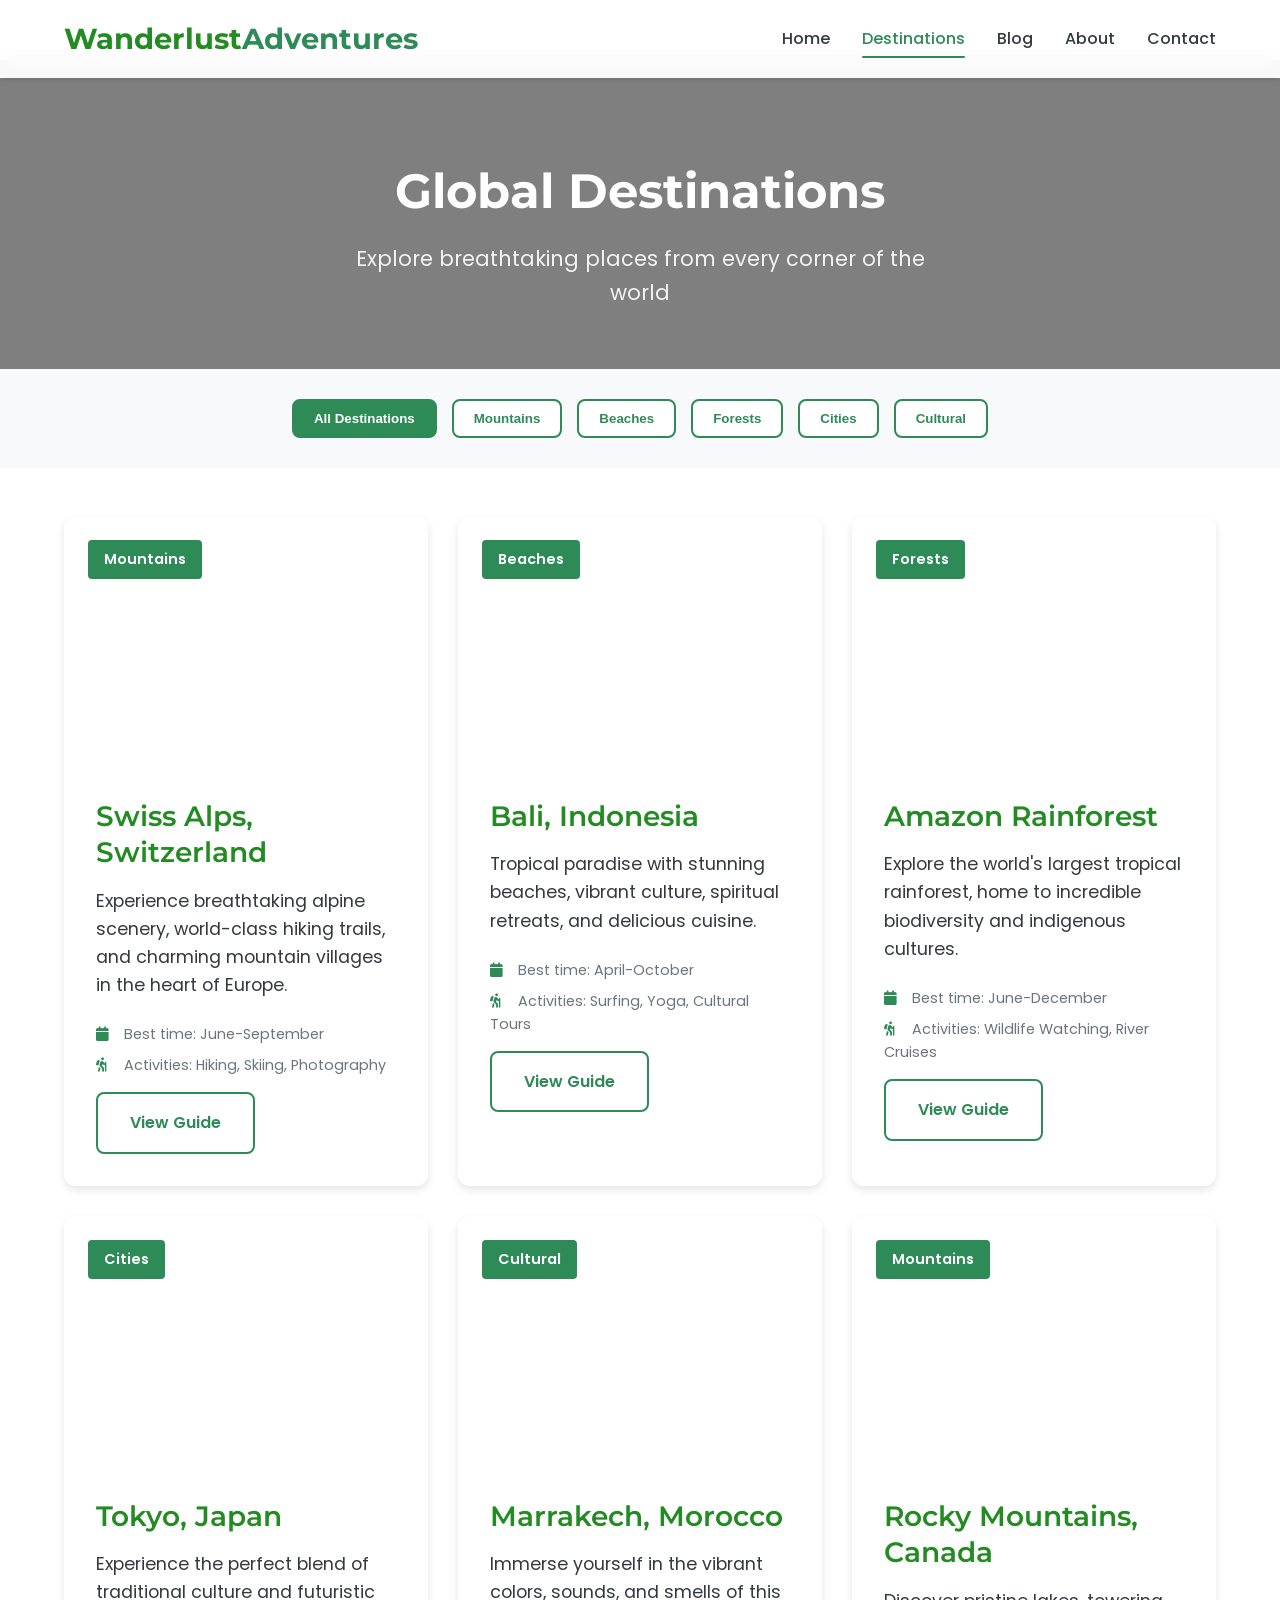
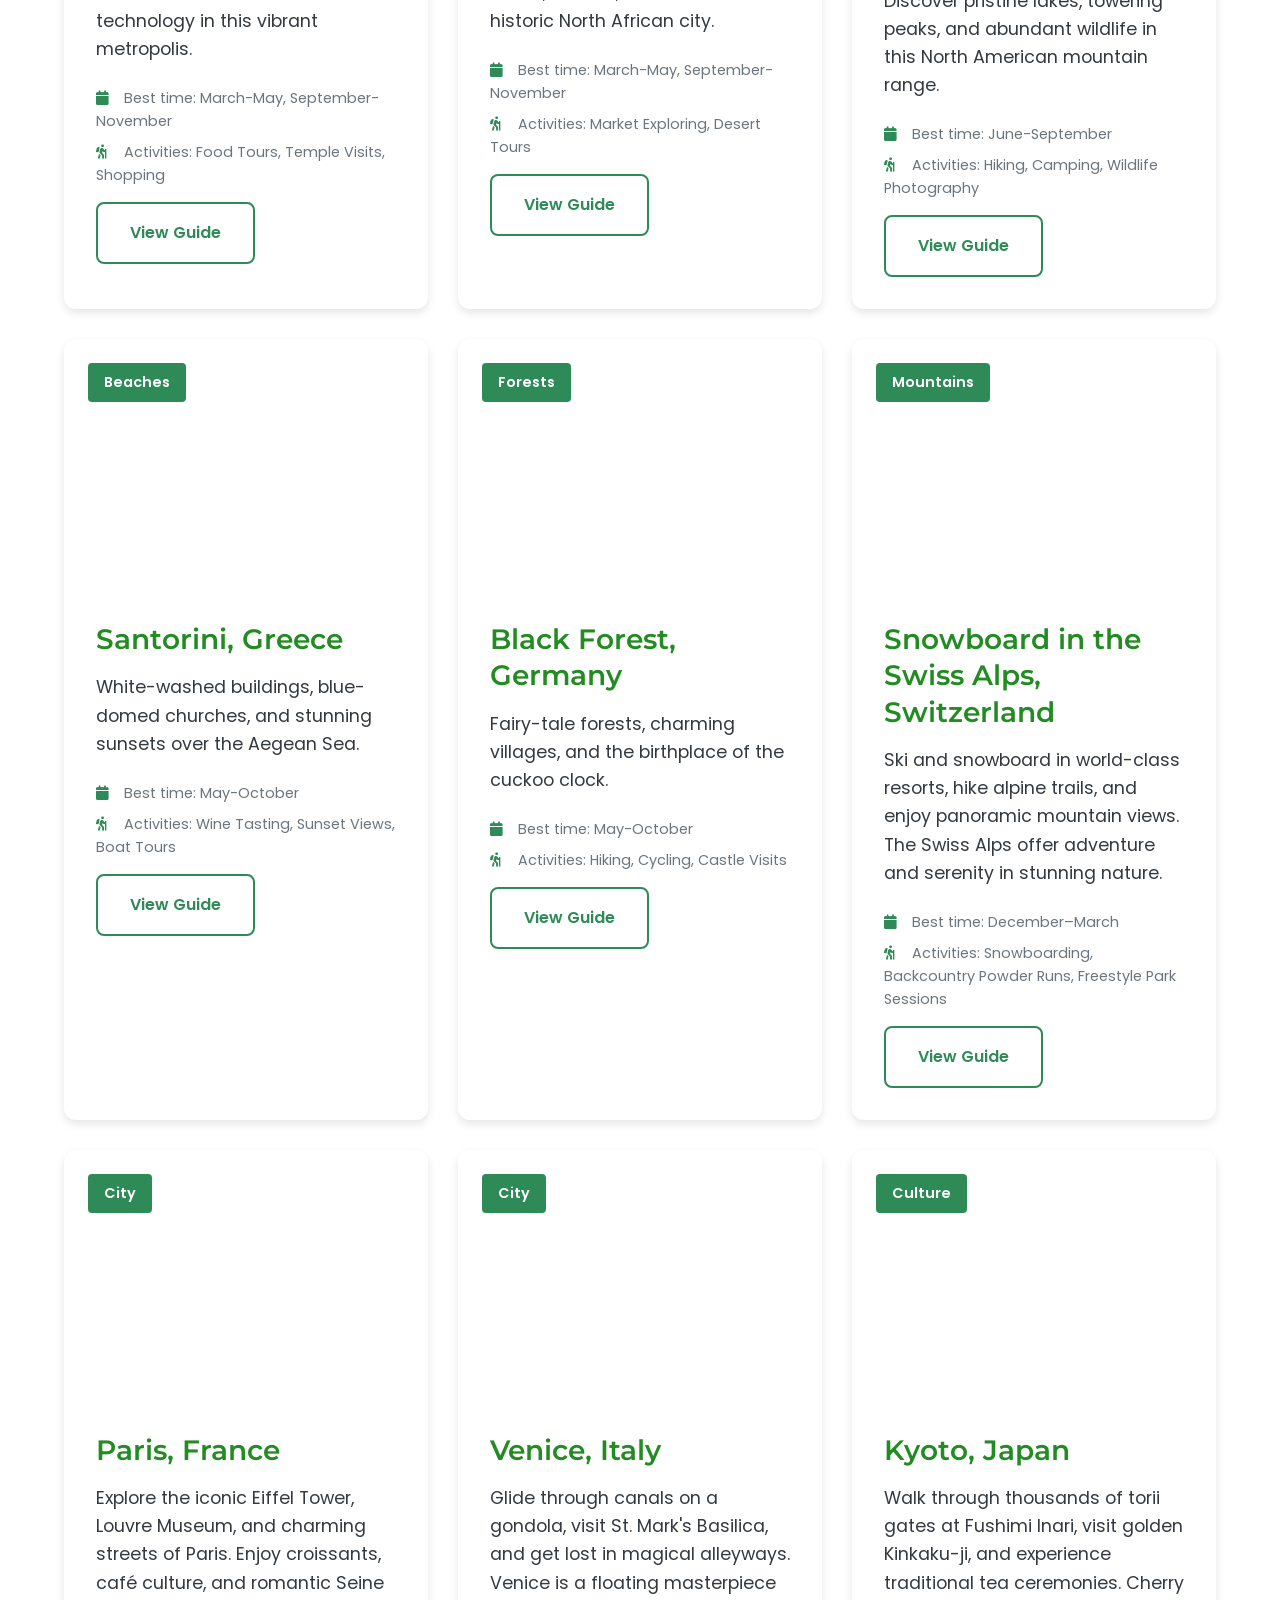
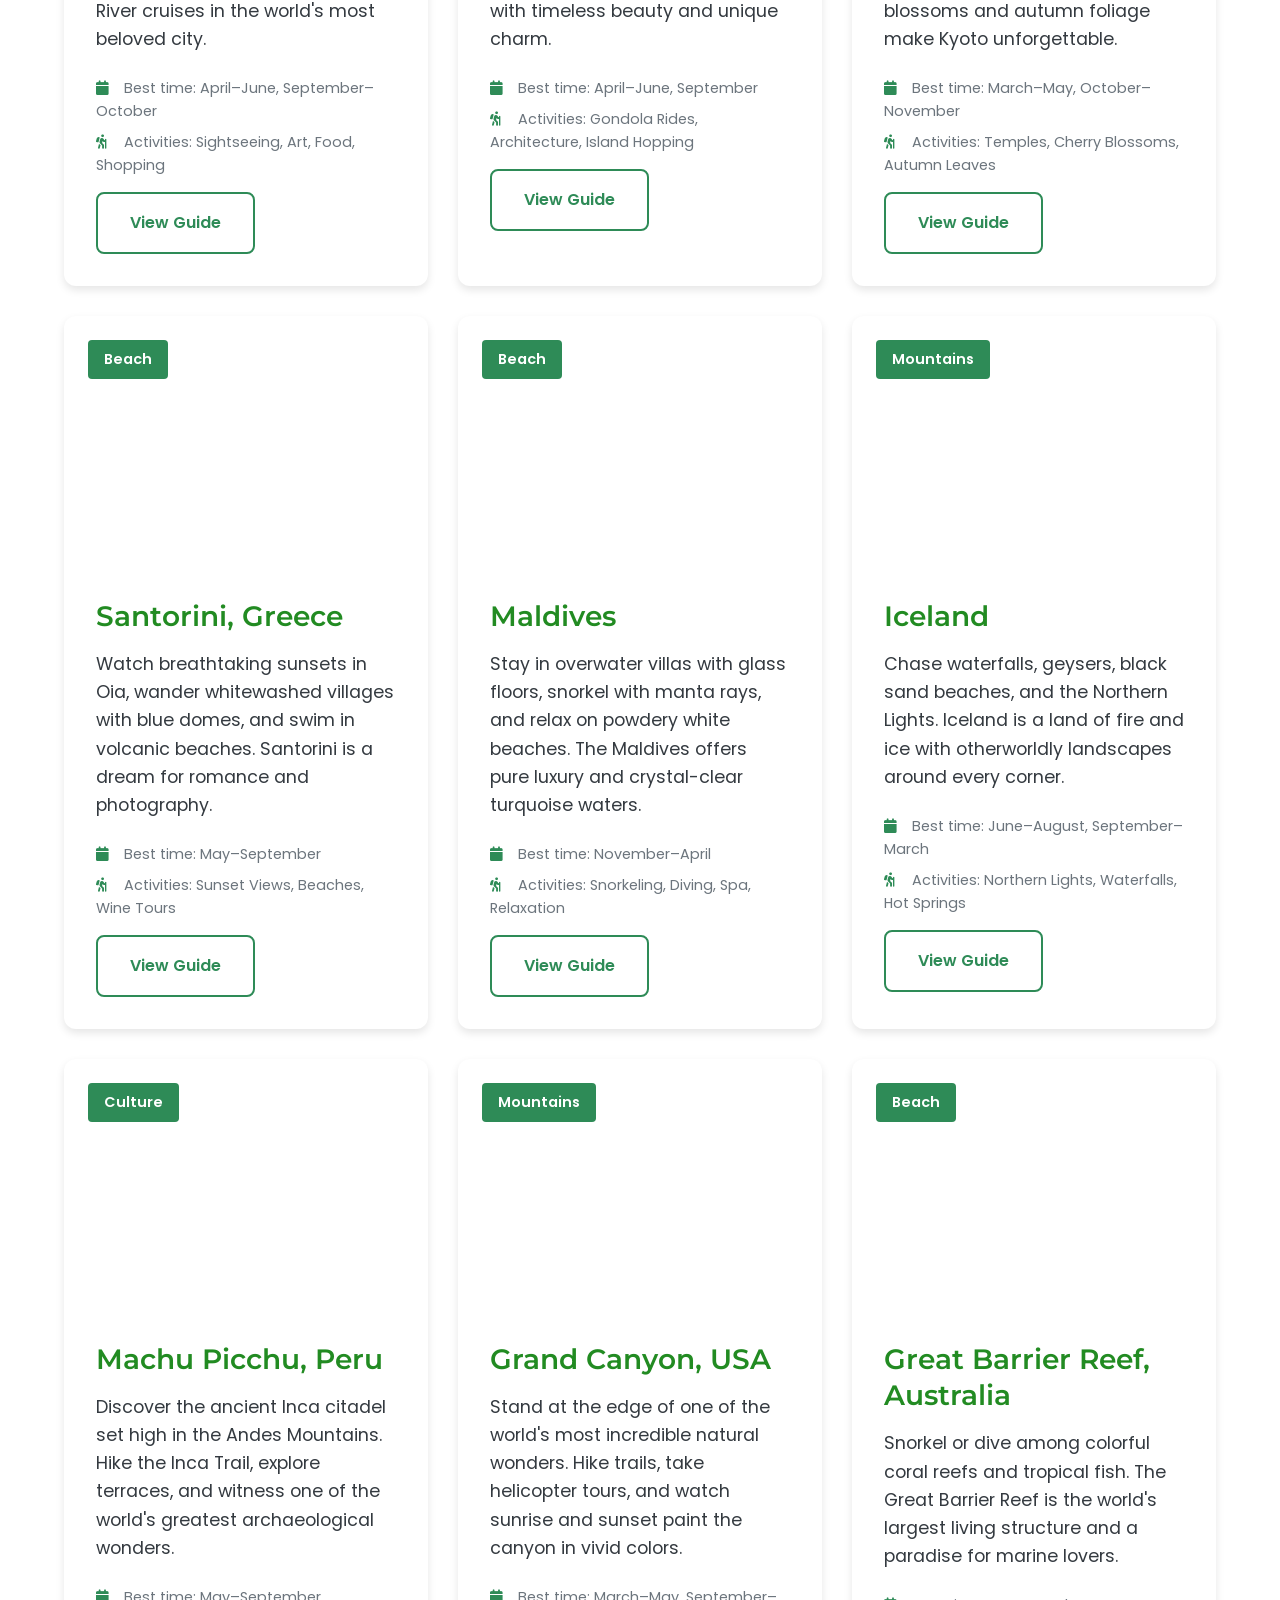
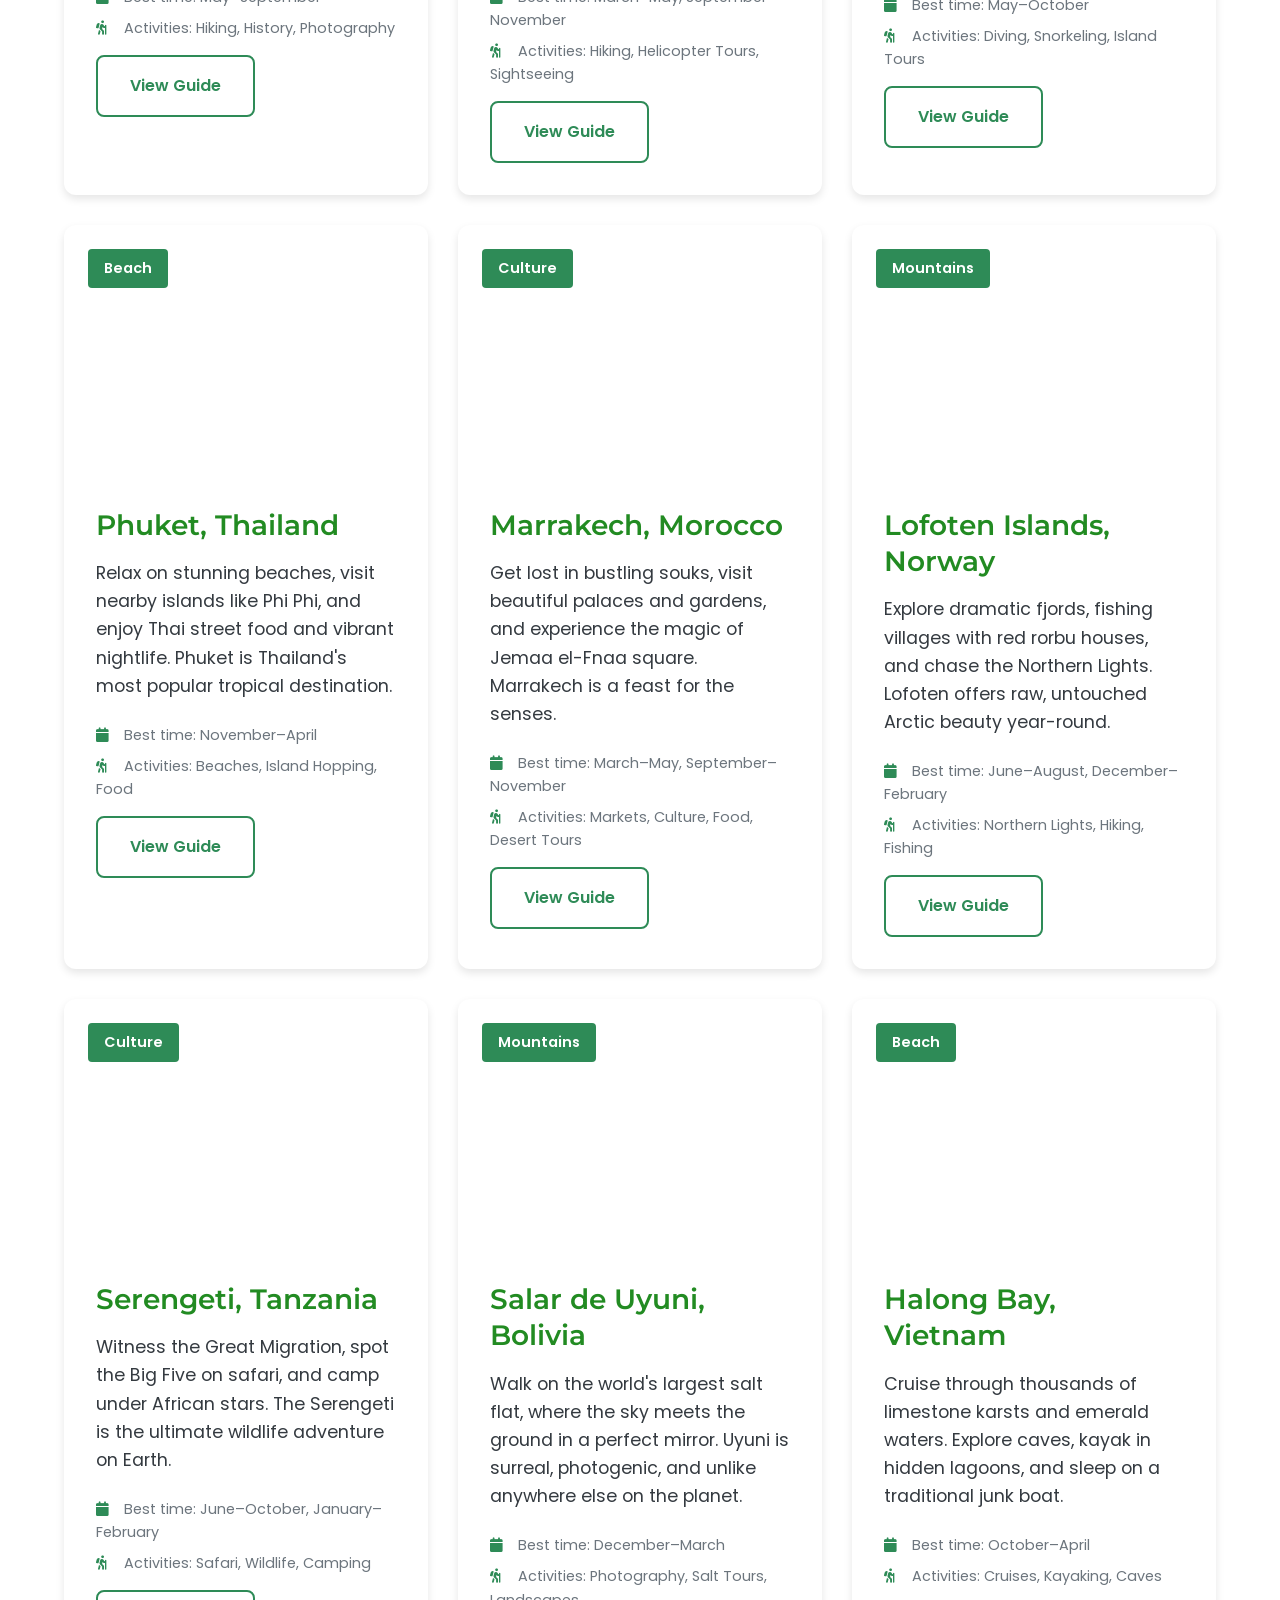
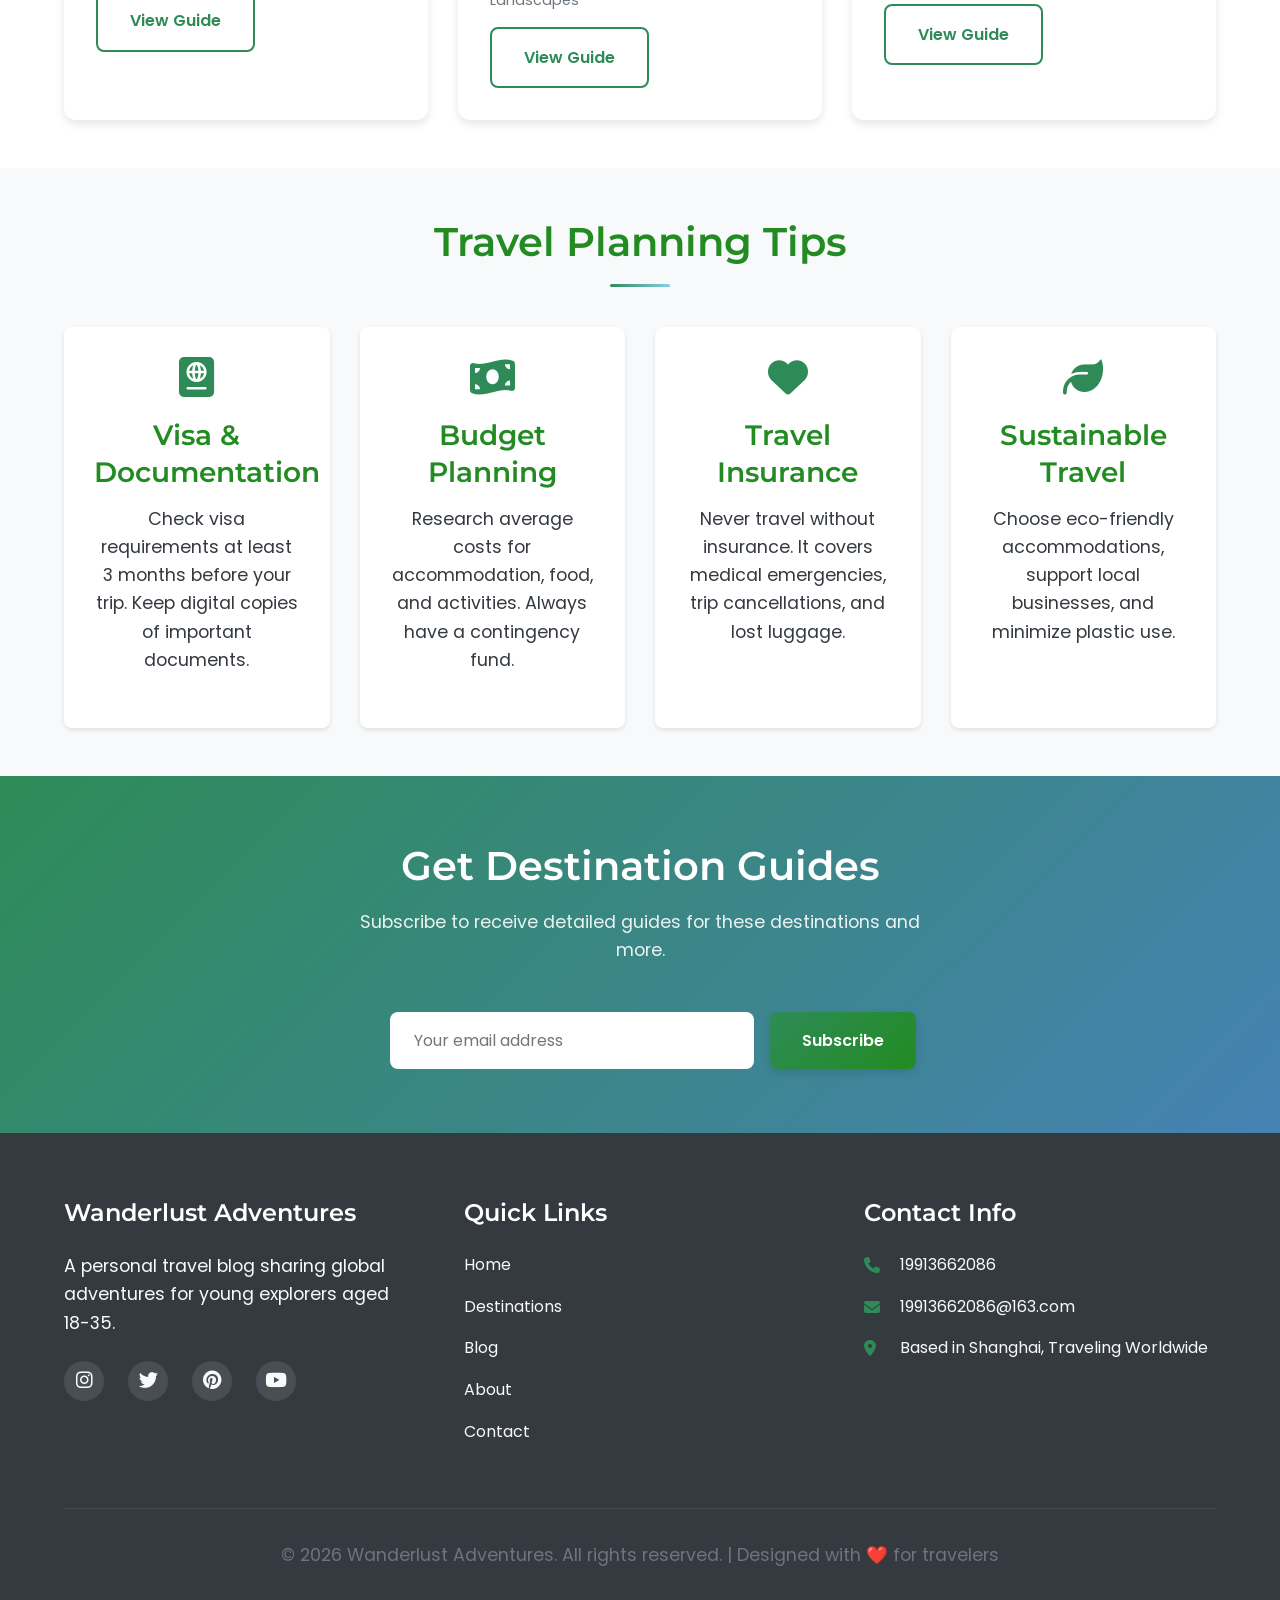
<file: destinations.html>
<!DOCTYPE html>
<html lang="en">
<head>
    <meta charset="UTF-8">
    <meta name="viewport" content="width=device-width, initial-scale=1.0">
    <title>Global Destinations | Wanderlust Adventures</title>
    <link rel="stylesheet" href="style.css">
    <link rel="preconnect" href="https://fonts.googleapis.com">
    <link rel="preconnect" href="https://fonts.gstatic.com" crossorigin>
    <link href="https://fonts.googleapis.com/css2?family=Poppins:wght@300;400;500;600;700&family=Montserrat:wght@400;500;600&display=swap" rel="stylesheet">
    <link rel="stylesheet" href="https://cdnjs.cloudflare.com/ajax/libs/font-awesome/6.4.0/css/all.min.css">
</head>
<body>
    <!-- Navigation -->
    <nav class="navbar">
        <div class="container">
            <a href="index.html" class="logo">Wanderlust<span>Adventures</span></a>
            <ul class="nav-links">
                <li><a href="index.html">Home</a></li>
                <li><a href="destinations.html" class="active">Destinations</a></li>
                <li><a href="blog.html">Blog</a></li>
                <li><a href="about.html">About</a></li>
                <li><a href="contact.html">Contact</a></li>
            </ul>
            <button class="menu-toggle">
                <i class="fas fa-bars"></i>
            </button>
        </div>
    </nav>

    <!-- Page Header -->
    <section class="page-header">
        <div class="container">
            <h1>Global Destinations</h1>
            <p>Explore breathtaking places from every corner of the world</p>
        </div>
    </section>

    <!-- Destination Filters -->
    <section class="section filters">
        <div class="container">
            <div class="filter-buttons">
                <button class="filter-btn active" data-filter="all">All Destinations</button>
                <button class="filter-btn" data-filter="mountains">Mountains</button>
                <button class="filter-btn" data-filter="beaches">Beaches</button>
                <button class="filter-btn" data-filter="forests">Forests</button>
                <button class="filter-btn" data-filter="cities">Cities</button>
                <button class="filter-btn" data-filter="cultural">Cultural</button>
            </div>
        </div>
    </section>

    <!-- Destinations Grid -->
    <section class="section destinations-grid-page">
        <div class="container">
            <div class="destinations-container">
                <!-- Destination 1 -->
                <div class="destination-card" data-category="mountains">
                    <div class="destination-image" style="background-image: url('https://images.unsplash.com/photo-1506905925346-21bda4d32df4');">
                        <div class="destination-label">Mountains</div>
                    </div>
                    <div class="destination-content">
                        <h3>Swiss Alps, Switzerland</h3>
                        <p>Experience breathtaking alpine scenery, world-class hiking trails, and charming mountain villages in the heart of Europe.</p>
                        <div class="destination-details">
                            <span><i class="fas fa-calendar"></i> Best time: June-September</span>
                            <span><i class="fas fa-hiking"></i> Activities: Hiking, Skiing, Photography</span>
                        </div>
                        <a href="guide.html?destination=swiss-alps" class="btn-secondary">View Guide</a>
                    </div>
                </div>

                <!-- Destination 2 -->
                <div class="destination-card" data-category="beaches">
                    <div class="destination-image" style="background-image: url('https://images.unsplash.com/photo-1507525428034-b723cf961d3e');">
                        <div class="destination-label">Beaches</div>
                    </div>
                    <div class="destination-content">
                        <h3>Bali, Indonesia</h3>
                        <p>Tropical paradise with stunning beaches, vibrant culture, spiritual retreats, and delicious cuisine.</p>
                        <div class="destination-details">
                            <span><i class="fas fa-calendar"></i> Best time: April-October</span>
                            <span><i class="fas fa-hiking"></i> Activities: Surfing, Yoga, Cultural Tours</span>
                        </div>
                        <a href="guide.html?destination=bali" class="btn-secondary">View Guide</a>
                    </div>
                </div>

                <!-- Destination 3 -->
                <div class="destination-card" data-category="forests">
                    <div class="destination-image" style="background-image: url('https://images.unsplash.com/photo-1441974231531-c6227db76b6e');">
                        <div class="destination-label">Forests</div>
                    </div>
                    <div class="destination-content">
                        <h3>Amazon Rainforest</h3>
                        <p>Explore the world's largest tropical rainforest, home to incredible biodiversity and indigenous cultures.</p>
                        <div class="destination-details">
                            <span><i class="fas fa-calendar"></i> Best time: June-December</span>
                            <span><i class="fas fa-hiking"></i> Activities: Wildlife Watching, River Cruises</span>
                        </div>
                        <a href="guide.html?destination=amazon-rainforest" class="btn-secondary">View Guide</a>
                    </div>
                </div>

                <!-- Destination 4 -->
                <div class="destination-card" data-category="cities">
                    <div class="destination-image" style="background-image: url('https://images.unsplash.com/photo-1540959733332-eab4deabeeaf');">
                        <div class="destination-label">Cities</div>
                    </div>
                    <div class="destination-content">
                        <h3>Tokyo, Japan</h3>
                        <p>Experience the perfect blend of traditional culture and futuristic technology in this vibrant metropolis.</p>
                        <div class="destination-details">
                            <span><i class="fas fa-calendar"></i> Best time: March-May, September-November</span>
                            <span><i class="fas fa-hiking"></i> Activities: Food Tours, Temple Visits, Shopping</span>
                        </div>
                        <a href="guide.html?destination=kyoto" class="btn-secondary">View Guide</a>
                    </div>
                </div>

                <!-- Destination 5 (original Marrakech placeholder) -->
                <div class="destination-card" data-category="cultural">
                    <div class="destination-image" style="background-image: url('https://images.unsplash.com/photo-1528164344705-47542687000d');">
                        <div class="destination-label">Cultural</div>
                    </div>
                    <div class="destination-content">
                        <h3>Marrakech, Morocco</h3>
                        <p>Immerse yourself in the vibrant colors, sounds, and smells of this historic North African city.</p>
                        <div class="destination-details">
                            <span><i class="fas fa-calendar"></i> Best time: March-May, September-November</span>
                            <span><i class="fas fa-hiking"></i> Activities: Market Exploring, Desert Tours</span>
                        </div>
                        <a href="guide.html?destination=marrakech" class="btn-secondary">View Guide</a>
                    </div>
                </div>

                <!-- Destination 6 -->
                <div class="destination-card" data-category="mountains">
                    <div class="destination-image" style="background-image: url('https://images.unsplash.com/photo-1464822759023-fed622ff2c3b');">
                        <div class="destination-label">Mountains</div>
                    </div>
                    <div class="destination-content">
                        <h3>Rocky Mountains, Canada</h3>
                        <p>Discover pristine lakes, towering peaks, and abundant wildlife in this North American mountain range.</p>
                        <div class="destination-details">
                            <span><i class="fas fa-calendar"></i> Best time: June-September</span>
                            <span><i class="fas fa-hiking"></i> Activities: Hiking, Camping, Wildlife Photography</span>
                        </div>
                        <a href="guide.html?destination=rocky-mountains" class="btn-secondary">View Guide</a>
                    </div>
                </div>

                <!-- Destination 7 -->
                <div class="destination-card" data-category="beaches">
                    <div class="destination-image" style="background-image: url('https://images.unsplash.com/photo-1519046904884-53103b34b206');">
                        <div class="destination-label">Beaches</div>
                    </div>
                    <div class="destination-content">
                        <h3>Santorini, Greece</h3>
                        <p>White-washed buildings, blue-domed churches, and stunning sunsets over the Aegean Sea.</p>
                        <div class="destination-details">
                            <span><i class="fas fa-calendar"></i> Best time: May-October</span>
                            <span><i class="fas fa-hiking"></i> Activities: Wine Tasting, Sunset Views, Boat Tours</span>
                        </div>
                        <a href="guide.html?destination=santorini" class="btn-secondary">View Guide</a>
                    </div>
                </div>

                <!-- Destination 8 -->
                <div class="destination-card" data-category="forests">
                    <div class="destination-image" style="background-image: url('https://images.unsplash.com/photo-1448375240586-882707db888b');">
                        <div class="destination-label">Forests</div>
                    </div>
                    <div class="destination-content">
                        <h3>Black Forest, Germany</h3>
                        <p>Fairy-tale forests, charming villages, and the birthplace of the cuckoo clock.</p>
                        <div class="destination-details">
                            <span><i class="fas fa-calendar"></i> Best time: May-October</span>
                            <span><i class="fas fa-hiking"></i> Activities: Hiking, Cycling, Castle Visits</span>
                        </div>
                        <a href="guide.html?destination=black-forest" class="btn-secondary">View Guide</a>
                    </div>
                </div>
            
               <!-- Destination 9 -->
                <div class="destination-card" data-category="mountains">
                    <div class="destination-image" style="background-image: url('https://69c24a7f21b99c9e419115bc.imgix.net/snowboard.jpg');">
                        <div class="destination-label">Mountains</div>
                    </div>
                    <div class="destination-content">
                        <h3>Snowboard in the Swiss Alps, Switzerland</h3>
                        <p>Ski and snowboard in world-class resorts, hike alpine trails, and enjoy panoramic mountain views. The Swiss Alps offer adventure and serenity in stunning nature.</p>
                        <div class="destination-details">
                            <span><i class="fas fa-calendar"></i> Best time: December–March</span>
                            <span><i class="fas fa-hiking"></i> Activities: Snowboarding, Backcountry Powder Runs, Freestyle Park Sessions</span>
                        </div>
                        <a href="guide.html?destination=swiss-alps-snowboard" class="btn-secondary">View Guide</a>
                    </div>
                </div>
                <!-- Destination 10 - Paris -->
                <div class="destination-card" data-category="cities">
                    <div class="destination-image" style="background-image: url('https://images.unsplash.com/photo-1502602898657-3e91760cbb34');">
                        <div class="destination-label">City</div>
                    </div>
                    <div class="destination-content">
                        <h3>Paris, France</h3>
                        <p>Explore the iconic Eiffel Tower, Louvre Museum, and charming streets of Paris. Enjoy croissants, café culture, and romantic Seine River cruises in the world's most beloved city.</p>
                        <div class="destination-details">
                            <span><i class="fas fa-calendar"></i> Best time: April–June, September–October</span>
                            <span><i class="fas fa-hiking"></i> Activities: Sightseeing, Art, Food, Shopping</span>
                        </div>
                        <a href="guide.html?destination=paris" class="btn-secondary">View Guide</a>
                    </div>
                </div>

                <!-- Destination 11 - Venice -->
                <div class="destination-card" data-category="cities">
                    <div class="destination-image" style="background-image: url('https://images.unsplash.com/photo-1514890547357-a9ee288728e0');">
                        <div class="destination-label">City</div>
                    </div>
                    <div class="destination-content">
                        <h3>Venice, Italy</h3>
                        <p>Glide through canals on a gondola, visit St. Mark's Basilica, and get lost in magical alleyways. Venice is a floating masterpiece with timeless beauty and unique charm.</p>
                        <div class="destination-details">
                            <span><i class="fas fa-calendar"></i> Best time: April–June, September</span>
                            <span><i class="fas fa-hiking"></i> Activities: Gondola Rides, Architecture, Island Hopping</span>
                        </div>
                        <a href="guide.html?destination=venice" class="btn-secondary">View Guide</a>
                    </div>
                </div>

                <!-- Destination 12 - Kyoto -->
                <div class="destination-card" data-category="cultural">
                    <div class="destination-image" style="background-image: url('https://images.unsplash.com/photo-1493976040374-85c8e12f0c0e');">
                        <div class="destination-label">Culture</div>
                    </div>
                    <div class="destination-content">
                        <h3>Kyoto, Japan</h3>
                        <p>Walk through thousands of torii gates at Fushimi Inari, visit golden Kinkaku-ji, and experience traditional tea ceremonies. Cherry blossoms and autumn foliage make Kyoto unforgettable.</p>
                        <div class="destination-details">
                            <span><i class="fas fa-calendar"></i> Best time: March–May, October–November</span>
                            <span><i class="fas fa-hiking"></i> Activities: Temples, Cherry Blossoms, Autumn Leaves</span>
                        </div>
                        <a href="guide.html?destination=kyoto" class="btn-secondary">View Guide</a>
                    </div>
                </div>

                <!-- Destination 13 - Santorini -->
                <div class="destination-card" data-category="beaches">
                    <div class="destination-image" style="background-image: url('https://images.unsplash.com/photo-1570077188670-e3a8d69ac5ff');">
                        <div class="destination-label">Beach</div>
                    </div>
                    <div class="destination-content">
                        <h3>Santorini, Greece</h3>
                        <p>Watch breathtaking sunsets in Oia, wander whitewashed villages with blue domes, and swim in volcanic beaches. Santorini is a dream for romance and photography.</p>
                        <div class="destination-details">
                            <span><i class="fas fa-calendar"></i> Best time: May–September</span>
                            <span><i class="fas fa-hiking"></i> Activities: Sunset Views, Beaches, Wine Tours</span>
                        </div>
                        <a href="guide.html?destination=santorini-2" class="btn-secondary">View Guide</a>
                    </div>
                </div>

                <!-- Destination 14 - Maldives -->
                <div class="destination-card" data-category="beaches">
                    <div class="destination-image" style="background-image: url('https://images.unsplash.com/photo-1519331379826-f10be5486c6f');">
                        <div class="destination-label">Beach</div>
                    </div>
                    <div class="destination-content">
                        <h3>Maldives</h3>
                        <p>Stay in overwater villas with glass floors, snorkel with manta rays, and relax on powdery white beaches. The Maldives offers pure luxury and crystal-clear turquoise waters.</p>
                        <div class="destination-details">
                            <span><i class="fas fa-calendar"></i> Best time: November–April</span>
                            <span><i class="fas fa-hiking"></i> Activities: Snorkeling, Diving, Spa, Relaxation</span>
                        </div>
                        <a href="guide.html?destination=maldives" class="btn-secondary">View Guide</a>
                    </div>
                </div>

                <!-- Destination 15 - Iceland (UPDATED: new stable image) -->
                <div class="destination-card" data-category="mountains">
                    <div class="destination-image" style="background-image: url('https://69c24a7f21b99c9e419115bc.imgix.net/Generate-a-high-definition-image-of-Iceland%E2%80%99s-natural-scenery,-including-glaciers,-waterfalls,-black-sand-beaches,-aurora-borealis,-or-mountains.-Cool-tones,-ultra-wide-angle,-cinematic-style,-8K,-bright-and-clear,-no-text,-no-watermarks,-suitable-for-travel-website-homepage-cover.-927534.png?auto=format&fit=fill&w=384');">
                        <div class="destination-label">Mountains</div>
                    </div>
                    <div class="destination-content">
                        <h3>Iceland</h3>
                        <p>Chase waterfalls, geysers, black sand beaches, and the Northern Lights. Iceland is a land of fire and ice with otherworldly landscapes around every corner.</p>
                        <div class="destination-details">
                            <span><i class="fas fa-calendar"></i> Best time: June–August, September–March</span>
                            <span><i class="fas fa-hiking"></i> Activities: Northern Lights, Waterfalls, Hot Springs</span>
                        </div>
                        <a href="guide.html?destination=iceland" class="btn-secondary">View Guide</a>
                    </div>
                </div>

             
                <!-- Destination 17 - Machu Picchu -->
                <div class="destination-card" data-category="cultural">
                    <div class="destination-image" style="background-image: url('https://images.unsplash.com/photo-1526392060635-9d6019884377');">
                        <div class="destination-label">Culture</div>
                    </div>
                    <div class="destination-content">
                        <h3>Machu Picchu, Peru</h3>
                        <p>Discover the ancient Inca citadel set high in the Andes Mountains. Hike the Inca Trail, explore terraces, and witness one of the world's greatest archaeological wonders.</p>
                        <div class="destination-details">
                            <span><i class="fas fa-calendar"></i> Best time: May–September</span>
                            <span><i class="fas fa-hiking"></i> Activities: Hiking, History, Photography</span>
                        </div>
                        <a href="guide.html?destination=machu-picchu" class="btn-secondary">View Guide</a>
                    </div>
                </div>

                <!-- Destination 18 - Grand Canyon -->
                <div class="destination-card" data-category="mountains">
                    <div class="destination-image" style="background-image: url('https://images.unsplash.com/photo-1474044159687-1ee9f3a51722');">
                        <div class="destination-label">Mountains</div>
                    </div>
                    <div class="destination-content">
                        <h3>Grand Canyon, USA</h3>
                        <p>Stand at the edge of one of the world's most incredible natural wonders. Hike trails, take helicopter tours, and watch sunrise and sunset paint the canyon in vivid colors.</p>
                        <div class="destination-details">
                            <span><i class="fas fa-calendar"></i> Best time: March–May, September–November</span>
                            <span><i class="fas fa-hiking"></i> Activities: Hiking, Helicopter Tours, Sightseeing</span>
                        </div>
                        <a href="guide.html?destination=grand-canyon" class="btn-secondary">View Guide</a>
                    </div>
                </div>

                <!-- Destination 19 - Great Barrier Reef -->
                <div class="destination-card" data-category="beaches">
                    <div class="destination-image" style="background-image: url('https://images.unsplash.com/photo-1582967788606-a171c1080cb0');">
                        <div class="destination-label">Beach</div>
                    </div>
                    <div class="destination-content">
                        <h3>Great Barrier Reef, Australia</h3>
                        <p>Snorkel or dive among colorful coral reefs and tropical fish. The Great Barrier Reef is the world's largest living structure and a paradise for marine lovers.</p>
                        <div class="destination-details">
                            <span><i class="fas fa-calendar"></i> Best time: May–October</span>
                            <span><i class="fas fa-hiking"></i> Activities: Diving, Snorkeling, Island Tours</span>
                        </div>
                        <a href="guide.html?destination=great-barrier-reef" class="btn-secondary">View Guide</a>
                    </div>
                </div>

                <!-- Destination 20 - Phuket, Thailand -->
                <div class="destination-card" data-category="beaches">
                    <div class="destination-image" style="background-image: url('https://images.unsplash.com/photo-1537956965359-7573183d1f57');">
                        <div class="destination-label">Beach</div>
                    </div>
                    <div class="destination-content">
                        <h3>Phuket, Thailand</h3>
                        <p>Relax on stunning beaches, visit nearby islands like Phi Phi, and enjoy Thai street food and vibrant nightlife. Phuket is Thailand's most popular tropical destination.</p>
                        <div class="destination-details">
                            <span><i class="fas fa-calendar"></i> Best time: November–April</span>
                            <span><i class="fas fa-hiking"></i> Activities: Beaches, Island Hopping, Food</span>
                        </div>
                        <a href="guide.html?destination=phuket" class="btn-secondary">View Guide</a>
                    </div>
                </div>

                <!-- Destination 21 - Marrakech, Morocco (UPDATED: new stable image) -->
                <div class="destination-card" data-category="cultural">
                    <div class="destination-image" style="background-image: url('https://www.timetravelturtle.com/wp-content/uploads/2014/04/Morocco-2013-90_new.jpg');">
                        <div class="destination-label">Culture</div>
                    </div>
                    <div class="destination-content">
                        <h3>Marrakech, Morocco</h3>
                        <p>Get lost in bustling souks, visit beautiful palaces and gardens, and experience the magic of Jemaa el-Fnaa square. Marrakech is a feast for the senses.</p>
                        <div class="destination-details">
                            <span><i class="fas fa-calendar"></i> Best time: March–May, September–November</span>
                            <span><i class="fas fa-hiking"></i> Activities: Markets, Culture, Food, Desert Tours</span>
                        </div>
                        <a href="guide.html?destination=marrakech-2" class="btn-secondary">View Guide</a>
                    </div>
                </div>

                <!-- Destination 22 - Lofoten Islands -->
                <div class="destination-card" data-category="mountains">
                    <div class="destination-image" style="background-image: url('https://images.unsplash.com/photo-1507272931001-fc06c17e4f43');">
                        <div class="destination-label">Mountains</div>
                    </div>
                    <div class="destination-content">
                        <h3>Lofoten Islands, Norway</h3>
                        <p>Explore dramatic fjords, fishing villages with red rorbu houses, and chase the Northern Lights. Lofoten offers raw, untouched Arctic beauty year-round.</p>
                        <div class="destination-details">
                            <span><i class="fas fa-calendar"></i> Best time: June–August, December–February</span>
                            <span><i class="fas fa-hiking"></i> Activities: Northern Lights, Hiking, Fishing</span>
                        </div>
                        <a href="guide.html?destination=lofoten-islands" class="btn-secondary">View Guide</a>
                    </div>
                </div>

                <!-- Destination 23 - Serengeti -->
                <div class="destination-card" data-category="cultural">
                    <div class="destination-image" style="background-image: url('https://images.unsplash.com/photo-1516026672322-bc52d61a55d5');">
                        <div class="destination-label">Culture</div>
                    </div>
                    <div class="destination-content">
                        <h3>Serengeti, Tanzania</h3>
                        <p>Witness the Great Migration, spot the Big Five on safari, and camp under African stars. The Serengeti is the ultimate wildlife adventure on Earth.</p>
                        <div class="destination-details">
                            <span><i class="fas fa-calendar"></i> Best time: June–October, January–February</span>
                            <span><i class="fas fa-hiking"></i> Activities: Safari, Wildlife, Camping</span>
                        </div>
                        <a href="guide.html?destination=serengeti" class="btn-secondary">View Guide</a>
                    </div>
                </div>

                <!-- Destination 24 - Salar de Uyuni, Bolivia (UPDATED: new stable image) -->
                <div class="destination-card" data-category="mountains">
                    <div class="destination-image" style="background-image: url('https://fastly.picsum.photos/id/1050/800/600.jpg?hmac=MXYUkTQPvkhOsHgTzOXhKwA48UOoJ_rdkFU8KkARLLY');">
                        <div class="destination-label">Mountains</div>
                    </div>
                    <div class="destination-content">
                        <h3>Salar de Uyuni, Bolivia</h3>
                        <p>Walk on the world's largest salt flat, where the sky meets the ground in a perfect mirror. Uyuni is surreal, photogenic, and unlike anywhere else on the planet.</p>
                        <div class="destination-details">
                            <span><i class="fas fa-calendar"></i> Best time: December–March</span>
                            <span><i class="fas fa-hiking"></i> Activities: Photography, Salt Tours, Landscapes</span>
                        </div>
                        <a href="guide.html?destination=salar-de-uyuni" class="btn-secondary">View Guide</a>
                    </div>
                </div>

                <!-- Destination 25 - Halong Bay, Vietnam (UPDATED: new stable image) -->
                <div class="destination-card" data-category="beaches">
                    <div class="destination-image" style="background-image: url('https://www.vietnamonline.com/media/uploads/froala_editor/images/VNO-Halongbay11_U0yWo2b.jpeg');">
                        <div class="destination-label">Beach</div>
                    </div>
                    <div class="destination-content">
                        <h3>Halong Bay, Vietnam</h3>
                        <p>Cruise through thousands of limestone karsts and emerald waters. Explore caves, kayak in hidden lagoons, and sleep on a traditional junk boat.</p>
                        <div class="destination-details">
                            <span><i class="fas fa-calendar"></i> Best time: October–April</span>
                            <span><i class="fas fa-hiking"></i> Activities: Cruises, Kayaking, Caves</span>
                        </div>
                        <a href="guide.html?destination=halong-bay" class="btn-secondary">View Guide</a>
                    </div>
                </div>
            </div>
        </div>
    </section>

    <!-- Travel Tips -->
    <section class="section travel-tips">
        <div class="container">
            <h2 class="section-title">Travel Planning Tips</h2>
            <div class="tips-grid">
                <div class="tip-card">
                    <i class="fas fa-passport"></i>
                    <h3>Visa & Documentation</h3>
                    <p>Check visa requirements at least 3 months before your trip. Keep digital copies of important documents.</p>
                </div>
                <div class="tip-card">
                    <i class="fas fa-money-bill-wave"></i>
                    <h3>Budget Planning</h3>
                    <p>Research average costs for accommodation, food, and activities. Always have a contingency fund.</p>
                </div>
                <div class="tip-card">
                    <i class="fas fa-heart"></i>
                    <h3>Travel Insurance</h3>
                    <p>Never travel without insurance. It covers medical emergencies, trip cancellations, and lost luggage.</p>
                </div>
                <div class="tip-card">
                    <i class="fas fa-leaf"></i>
                    <h3>Sustainable Travel</h3>
                    <p>Choose eco-friendly accommodations, support local businesses, and minimize plastic use.</p>
                </div>
            </div>
        </div>
    </section>

    <!-- Newsletter -->
    <section class="newsletter">
        <div class="container">
            <h2>Get Destination Guides</h2>
            <p>Subscribe to receive detailed guides for these destinations and more.</p>
            <form class="newsletter-form">
                <input type="email" placeholder="Your email address" required>
                <button type="submit" class="btn-primary">Subscribe</button>
            </form>
        </div>
    </section>

    <!-- Footer -->
    <footer class="footer">
        <div class="container">
            <div class="footer-content">
                <div class="footer-section">
                    <h3>Wanderlust Adventures</h3>
                    <p>A personal travel blog sharing global adventures for young explorers aged 18-35.</p>
                    <div class="social-links">
                        <a href="#"><i class="fab fa-instagram"></i></a>
                        <a href="#"><i class="fab fa-twitter"></i></a>
                        <a href="#"><i class="fab fa-pinterest"></i></a>
                        <a href="#"><i class="fab fa-youtube"></i></a>
                    </div>
                </div>
                
                <div class="footer-section">
                    <h3>Quick Links</h3>
                    <ul>
                        <li><a href="index.html">Home</a></li>
                        <li><a href="destinations.html">Destinations</a></li>
                        <li><a href="blog.html">Blog</a></li>
                        <li><a href="about.html">About</a></li>
                        <li><a href="contact.html">Contact</a></li>
                    </ul>
                </div>
                
                <div class="footer-section">
                    <h3>Contact Info</h3>
                    <ul class="contact-info">
                        <li><i class="fas fa-phone"></i> 19913662086</li>
                        <li><i class="fas fa-envelope"></i> 19913662086@163.com</li>
                        <li><i class="fas fa-map-marker-alt"></i> Based in Shanghai, Traveling Worldwide</li>
                    </ul>
                </div>
            </div>
            
            <div class="footer-bottom">
                <p>&copy; 2026 Wanderlust Adventures. All rights reserved. | Designed with ❤️ for travelers</p>
            </div>
        </div>
    </footer>

    <script src="script.js"></script>
    <style>
        /* Additional styles for destinations page */
        .page-header {
            background: linear-gradient(rgba(0, 0, 0, 0.5), rgba(0, 0, 0, 0.5)), 
                        url('https://images.unsplash.com/photo-1469854523086-cc02fe5d8800') center/cover no-repeat;
            color: white;
            text-align: center;
            padding: 100px 0 60px;
            margin-top: 60px;
        }
        
        .page-header h1 {
            color: white;
            font-size: 3rem;
            margin-bottom: 20px;
        }
        
        .page-header p {
            font-size: 1.3rem;
            opacity: 0.9;
            max-width: 600px;
            margin: 0 auto;
        }
        
        .filters {
            background-color: var(--light-gray);
            padding: 30px 0;
        }
        
        .filter-buttons {
            display: flex;
            justify-content: center;
            flex-wrap: wrap;
            gap: 15px;
        }
        
        .filter-btn {
            padding: 10px 20px;
            background: white;
            border: 2px solid var(--primary-green);
            color: var(--primary-green);
            border-radius: var(--radius-md);
            font-weight: 600;
            cursor: pointer;
            transition: all 0.3s ease;
        }
        
        .filter-btn:hover,
        .filter-btn.active {
            background: var(--primary-green);
            color: white;
        }
        
        .destinations-container {
            display: grid;
            grid-template-columns: repeat(auto-fill, minmax(350px, 1fr));
            gap: 30px;
        }
        
        .destination-details {
            display: flex;
            flex-direction: column;
            gap: 8px;
            margin: 15px 0;
            font-size: 0.9rem;
            color: var(--medium-gray);
        }
        
        .destination-details i {
            color: var(--primary-green);
            margin-right: 8px;
            width: 16px;
        }
        
        .travel-tips {
            background-color: var(--light-gray);
        }
        
        .tips-grid {
            display: grid;
            grid-template-columns: repeat(auto-fit, minmax(250px, 1fr));
            gap: 30px;
            margin-top: 40px;
        }
        
        .tip-card {
            background: white;
            padding: 30px;
            border-radius: var(--radius-md);
            text-align: center;
            box-shadow: var(--shadow-sm);
            transition: transform 0.3s ease;
        }
        
        .tip-card:hover {
            transform: translateY(-5px);
            box-shadow: var(--shadow-md);
        }
        
        .tip-card i {
            font-size: 2.5rem;
            color: var(--primary-green);
            margin-bottom: 20px;
        }
        
        .tip-card h3 {
            margin-bottom: 15px;
            color: var(--forest-dark);
        }
        
        @media (max-width: 768px) {
            .page-header h1 {
                font-size: 2.2rem;
            }
            
            .page-header p {
                font-size: 1.1rem;
            }
            
            .destinations-container {
                grid-template-columns: 1fr;
            }
            
            .filter-buttons {
                justify-content: flex-start;
                overflow-x: auto;
                padding-bottom: 10px;
            }
            
            .filter-btn {
                white-space: nowrap;
            }
        }
    </style>
</body>
</html>
</file>
<file: style.css>
/* ===== RESET & BASE STYLES ===== */
* {
    margin: 0;
    padding: 0;
    box-sizing: border-box;
}

:root {
    /* Natural Color Palette */
    --primary-green: #2E8B57;
    --secondary-green: #3CB371;
    --light-green: #90EE90;
    --earth-brown: #8B4513;
    --sand-beige: #F5DEB3;
    --sky-blue: #87CEEB;
    --ocean-blue: #4682B4;
    --forest-dark: #228B22;
    
    /* Neutral Colors */
    --white: #FFFFFF;
    --light-gray: #F8F9FA;
    --medium-gray: #6C757D;
    --dark-gray: #343A40;
    --black: #212529;
    
    /* Typography */
    --font-heading: 'Montserrat', sans-serif;
    --font-body: 'Poppins', sans-serif;
    
    /* Spacing */
    --spacing-xs: 0.5rem;
    --spacing-sm: 1rem;
    --spacing-md: 1.5rem;
    --spacing-lg: 2rem;
    --spacing-xl: 3rem;
    --spacing-xxl: 4rem;
    
    /* Border Radius */
    --radius-sm: 4px;
    --radius-md: 8px;
    --radius-lg: 12px;
    --radius-xl: 20px;
    
    /* Shadows */
    --shadow-sm: 0 2px 4px rgba(0, 0, 0, 0.1);
    --shadow-md: 0 4px 8px rgba(0, 0, 0, 0.1);
    --shadow-lg: 0 8px 16px rgba(0, 0, 0, 0.1);
}

html {
    scroll-behavior: smooth;
}

body {
    font-family: var(--font-body);
    line-height: 1.6;
    color: var(--dark-gray);
    background-color: var(--white);
}

.container {
    width: 100%;
    max-width: 1200px;
    margin: 0 auto;
    padding: 0 var(--spacing-md);
}

section {
    padding: var(--spacing-xl) 0;
}

.text-center {
    text-align: center;
}

/* ===== TYPOGRAPHY ===== */
h1, h2, h3, h4, h5, h6 {
    font-family: var(--font-heading);
    font-weight: 600;
    line-height: 1.3;
    margin-bottom: var(--spacing-sm);
    color: var(--forest-dark);
}

h1 {
    font-size: 3rem;
    font-weight: 700;
}

h2 {
    font-size: 2.5rem;
}

h3 {
    font-size: 1.75rem;
}

p {
    margin-bottom: var(--spacing-md);
    font-size: 1.1rem;
}

.section-title {
    text-align: center;
    margin-bottom: var(--spacing-sm);
    position: relative;
}

.section-title::after {
    content: '';
    display: block;
    width: 60px;
    height: 3px;
    background: linear-gradient(to right, var(--primary-green), var(--sky-blue));
    margin: var(--spacing-sm) auto;
    border-radius: var(--radius-sm);
}

.section-subtitle {
    text-align: center;
    color: var(--medium-gray);
    margin-bottom: var(--spacing-xl);
    font-size: 1.2rem;
}

/* ===== BUTTONS ===== */
.btn-primary, .btn-secondary {
    display: inline-block;
    padding: var(--spacing-sm) var(--spacing-lg);
    border-radius: var(--radius-md);
    font-weight: 600;
    text-decoration: none;
    transition: all 0.3s ease;
    border: none;
    cursor: pointer;
    font-size: 1rem;
    font-family: var(--font-body);
}

.btn-primary {
    background: linear-gradient(135deg, var(--primary-green), var(--forest-dark));
    color: var(--white);
    box-shadow: var(--shadow-md);
}

.btn-primary:hover {
    transform: translateY(-2px);
    box-shadow: var(--shadow-lg);
    background: linear-gradient(135deg, var(--forest-dark), var(--primary-green));
}

.btn-secondary {
    background-color: transparent;
    color: var(--primary-green);
    border: 2px solid var(--primary-green);
}

.btn-secondary:hover {
    background-color: var(--primary-green);
    color: var(--white);
}

/* ===== NAVIGATION ===== */
.navbar {
    position: fixed;
    top: 0;
    left: 0;
    width: 100%;
    background-color: rgba(255, 255, 255, 0.95);
    backdrop-filter: blur(10px);
    box-shadow: var(--shadow-sm);
    z-index: 1000;
    padding: var(--spacing-sm) 0;
}

.navbar .container {
    display: flex;
    justify-content: space-between;
    align-items: center;
}

.logo {
    font-family: var(--font-heading);
    font-size: 1.8rem;
    font-weight: 700;
    text-decoration: none;
    color: var(--forest-dark);
}

.logo span {
    color: var(--primary-green);
}

.nav-links {
    display: flex;
    list-style: none;
    gap: var(--spacing-lg);
}

.nav-links a {
    text-decoration: none;
    color: var(--dark-gray);
    font-weight: 500;
    padding: var(--spacing-xs) 0;
    position: relative;
    transition: color 0.3s ease;
}

.nav-links a:hover,
.nav-links a.active {
    color: var(--primary-green);
}

.nav-links a.active::after {
    content: '';
    position: absolute;
    bottom: 0;
    left: 0;
    width: 100%;
    height: 2px;
    background-color: var(--primary-green);
    border-radius: var(--radius-sm);
}

.menu-toggle {
    display: none;
    background: none;
    border: none;
    font-size: 1.5rem;
    color: var(--forest-dark);
    cursor: pointer;
}

/* ===== HERO SECTION ===== */
.hero {
    height: 100vh;
    background: linear-gradient(rgba(0, 0, 0, 0.3), rgba(0, 0, 0, 0.3)), 
                url('https://images.unsplash.com/photo-1506905925346-21bda4d32df4') center/cover no-repeat;
    display: flex;
    align-items: center;
    justify-content: center;
    text-align: center;
    color: var(--white);
    position: relative;
    margin-top: 60px;
}

.hero-content {
    position: relative;
    z-index: 2;
    max-width: 800px;
    padding: var(--spacing-xl);
}

.hero h1 {
    font-size: 3.5rem;
    margin-bottom: var(--spacing-md);
    color: var(--white);
    text-shadow: 2px 2px 4px rgba(0, 0, 0, 0.3);
}

.subtitle {
    font-size: 1.3rem;
    margin-bottom: var(--spacing-xl);
    opacity: 0.9;
}

.hero-overlay {
    position: absolute;
    top: 0;
    left: 0;
    width: 100%;
    height: 100%;
    background: linear-gradient(to bottom, transparent, rgba(46, 139, 87, 0.2));
}

/* ===== FEATURED DESTINATIONS ===== */
.destinations-grid {
    display: grid;
    grid-template-columns: repeat(auto-fit, minmax(300px, 1fr));
    gap: var(--spacing-lg);
    margin-top: var(--spacing-xl);
}

.destination-card {
    background: var(--white);
    border-radius: var(--radius-lg);
    overflow: hidden;
    box-shadow: var(--shadow-md);
    transition: transform 0.3s ease, box-shadow 0.3s ease;
}

.destination-card:hover {
    transform: translateY(-5px);
    box-shadow: var(--shadow-lg);
}

.destination-image {
    height: 250px;
    background-size: cover;
    background-position: center;
    position: relative;
}

.destination-label {
    position: absolute;
    top: var(--spacing-md);
    left: var(--spacing-md);
    background-color: var(--primary-green);
    color: var(--white);
    padding: var(--spacing-xs) var(--spacing-sm);
    border-radius: var(--radius-sm);
    font-size: 0.9rem;
    font-weight: 600;
}

.destination-content {
    padding: var(--spacing-lg);
}

.destination-content h3 {
    color: var(--forest-dark);
    margin-bottom: var(--spacing-sm);
}

/* ===== ABOUT PREVIEW ===== */
.about-preview .container {
    display: grid;
    grid-template-columns: 1fr 1fr;
    gap: var(--spacing-xl);
    align-items: center;
}

.about-content h2 {
    color: var(--forest-dark);
    margin-bottom: var(--spacing-md);
}

.about-image {
    display: flex;
    justify-content: center;
    align-items: center;
}

.image-placeholder {
    width: 300px;
    height: 300px;
    background: linear-gradient(135deg, var(--light-green), var(--sky-blue));
    border-radius: 50%;
    display: flex;
    align-items: center;
    justify-content: center;
    color: var(--white);
    font-size: 5rem;
}

/* ===== LATEST POSTS ===== */
.posts-grid {
    display: grid;
    grid-template-columns: repeat(auto-fit, minmax(300px, 1fr));
    gap: var(--spacing-lg);
    margin-bottom: var(--spacing-xl);
}

.post-card {
    background: var(--white);
    padding: var(--spacing-lg);
    border-radius: var(--radius-md);
    box-shadow: var(--shadow-sm);
    border-left: 4px solid var(--primary-green);
    transition: transform 0.3s ease;
}

.post-card:hover {
    transform: translateY(-3px);
    box-shadow: var(--shadow-md);
}

.post-date {
    color: var(--medium-gray);
    font-size: 0.9rem;
    margin-bottom: var(--spacing-sm);
}

.post-card h3 {
    color: var(--forest-dark);
    margin-bottom: var(--spacing-sm);
}

.read-more {
    color: var(--primary-green);
    text-decoration: none;
    font-weight: 600;
    display: inline-block;
    margin-top: var(--spacing-sm);
}

.read-more:hover {
    text-decoration: underline;
}

/* ===== NEWSLETTER ===== */
.newsletter {
    background: linear-gradient(135deg, var(--primary-green), var(--ocean-blue));
    color: var(--white);
    text-align: center;
    padding: var(--spacing-xxl) 0;
}

.newsletter h2 {
    color: var(--white);
    margin-bottom: var(--spacing-sm);
}

.newsletter p {
    max-width: 600px;
    margin: 0 auto var(--spacing-xl);
    opacity: 0.9;
}

.newsletter-form {
    display: flex;
    max-width: 500px;
    margin: 0 auto;
    gap: var(--spacing-sm);
}

.newsletter-form input {
    flex: 1;
    padding: var(--spacing-sm) var(--spacing-md);
    border: none;
    border-radius: var(--radius-md);
    font-size: 1rem;
    font-family: var(--font-body);
}

.newsletter-form input:focus {
    outline: 2px solid var(--light-green);
}

/* ===== FOOTER ===== */
.footer {
    background-color: var(--dark-gray);
    color: var(--light-gray);
    padding: var(--spacing-xxl) 0 var(--spacing-lg);
}

.footer-content {
    display: grid;
    grid-template-columns: repeat(auto-fit, minmax(250px, 1fr));
    gap: var(--spacing-xl);
    margin-bottom: var(--spacing-xl);
}

.footer-section h3 {
    color: var(--white);
    margin-bottom: var(--spacing-md);
    font-size: 1.5rem;
}

.footer-section ul {
    list-style: none;
}

.footer-section ul li {
    margin-bottom: var(--spacing-sm);
}

.footer-section a {
    color: var(--light-gray);
    text-decoration: none;
    transition: color 0.3s ease;
}

.footer-section a:hover {
    color: var(--light-green);
}

.social-links {
    display: flex;
    gap: var(--spacing-md);
    margin-top: var(--spacing-md);
}

.social-links a {
    display: inline-flex;
    align-items: center;
    justify-content: center;
    width: 40px;
    height: 40px;
    background-color: rgba(255, 255, 255, 0.1);
    border-radius: 50%;
    font-size: 1.2rem;
    transition: background-color 0.3s ease;
}

.social-links a:hover {
    background-color: var(--primary-green);
}

.contact-info li {
    display: flex;
    align-items: center;
    gap: var(--spacing-sm);
}

.contact-info i {
    color: var(--primary-green);
    width: 20px;
}

.footer-bottom {
    text-align: center;
    padding-top: var(--spacing-lg);
    border-top: 1px solid rgba(255, 255, 255, 0.1);
    color: var(--medium-gray);
    font-size: 0.9rem;
}

/* ===== RESPONSIVE DESIGN ===== */
@media (max-width: 992px) {
    h1 {
        font-size: 2.5rem;
    }
    
    h2 {
        font-size: 2rem;
    }
    
    .hero h1 {
        font-size: 2.8rem;
    }
    
    .about-preview .container {
        grid-template-columns: 1fr;
        text-align: center;
    }
    
    .newsletter-form {
        flex-direction: column;
    }
}

@media (max-width: 768px) {
    .menu-toggle {
        display: block;
    }
    
    .nav-links {
        position: fixed;
        top: 70px;
        left: 0;
        width: 100%;
        background-color: var(--white);
        flex-direction: column;
        align-items: center;
        padding: var(--spacing-lg);
        box-shadow: var(--shadow-md);
        transform: translateY(-100%);
        opacity: 0;
        visibility: hidden;
        transition: all 0.3s ease;
    }
    
    .nav-links.active {
        transform: translateY(0);
        opacity: 1;
        visibility: visible;
    }
    
    .hero h1 {
        font-size: 2.2rem;
    }
    
    .subtitle {
        font-size: 1.1rem;
    }
}

@media (max-width: 576px) {
    .container {
        padding: 0 var(--spacing-sm);
    }
    
    section {
        padding: var(--spacing-lg) 0;
    }
    
    h1 {
        font-size: 2rem;
    }
    
    h2 {
        font-size: 1.75rem;
    }
    
    .hero h1 {
        font-size: 1.8rem;
    }
    
    .destinations-grid,
    .posts-grid {
        grid-template-columns: 1fr;
    }
}

/* ===== CONTACT PAGE STYLES ===== */
.page-header {
    background: linear-gradient(rgba(0, 0, 0, 0.4), rgba(0, 0, 0, 0.4)), 
                url('https://images.unsplash.com/photo-1516483638261-f4dbaf036963') center/cover no-repeat;
    color: var(--white);
    text-align: center;
    padding: var(--spacing-xxl) 0;
    margin-top: 60px;
}

.page-header h1 {
    color: var(--white);
    margin-bottom: var(--spacing-md);
}

.page-header p {
    max-width: 600px;
    margin: 0 auto;
    font-size: 1.2rem;
    opacity: 0.9;
}

.contact-content {
    padding: var(--spacing-xxl) 0;
}

.contact-layout {
    display: grid;
    grid-template-columns: 1fr 1fr;
    gap: var(--spacing-xxl);
    align-items: start;
}

.contact-form-section h2,
.contact-info-section h2 {
    margin-bottom: var(--spacing-sm);
}

.contact-form-section p {
    color: var(--medium-gray);
    margin-bottom: var(--spacing-xl);
}

.contact-form {
    background: var(--white);
    padding: var(--spacing-xl);
    border-radius: var(--radius-lg);
    box-shadow: var(--shadow-md);
}

.form-row {
    display: grid;
    grid-template-columns: 1fr 1fr;
    gap: var(--spacing-md);
    margin-bottom: var(--spacing-md);
}

.form-group {
    margin-bottom: var(--spacing-lg);
}

.form-group label {
    display: block;
    margin-bottom: var(--spacing-xs);
    font-weight: 500;
    color: var(--dark-gray);
}

.form-group input,
.form-group textarea {
    width: 100%;
    padding: var(--spacing-sm) var(--spacing-md);
    border: 1px solid var(--light-gray);
    border-radius: var(--radius-md);
    font-size: 1rem;
    font-family: var(--font-body);
    transition: border-color 0.3s ease, box-shadow 0.3s ease;
}

.form-group input:focus,
.form-group textarea:focus {
    outline: none;
    border-color: var(--primary-green);
    box-shadow: 0 0 0 3px rgba(46, 139, 87, 0.1);
}

.form-group input.error-border,
.form-group textarea.error-border {
    border-color: #e74c3c;
    box-shadow: 0 0 0 3px rgba(231, 76, 60, 0.1);
}

.checkbox-label {
    display: flex;
    align-items: center;
    gap: var(--spacing-sm);
    cursor: pointer;
    font-size: 0.95rem;
}

.checkbox-label input {
    width: auto;
    margin: 0;
}

.contact-info {
    margin-bottom: var(--spacing-xl);
}

.info-item {
    display: flex;
    align-items: flex-start;
    gap: var(--spacing-md);
    margin-bottom: var(--spacing-lg);
    padding: var(--spacing-md);
    background: var(--white);
    border-radius: var(--radius-md);
    box-shadow: var(--shadow-sm);
    transition: transform 0.3s ease, box-shadow 0.3s ease;
}

.info-item:hover {
    transform: translateY(-2px);
    box-shadow: var(--shadow-md);
}

.info-icon {
    display: flex;
    align-items: center;
    justify-content: center;
    width: 50px;
    height: 50px;
    background: linear-gradient(135deg, var(--primary-green), var(--ocean-blue));
    color: var(--white);
    border-radius: 50%;
    font-size: 1.2rem;
}

.info-content h3 {
    margin-bottom: var(--spacing-xs);
    font-size: 1.1rem;
}

.info-content p {
    font-weight: 500;
    color: var(--dark-gray);
    margin-bottom: var(--spacing-xs);
}

.info-content small {
    color: var(--medium-gray);
    font-size: 0.85rem;
}

.social-contact {
    background: var(--white);
    padding: var(--spacing-xl);
    border-radius: var(--radius-lg);
    box-shadow: var(--shadow-md);
    margin-bottom: var(--spacing-xl);
}

.social-contact h3 {
    margin-bottom: var(--spacing-sm);
}

.social-contact p {
    color: var(--medium-gray);
    margin-bottom: var(--spacing-lg);
}

.social-buttons {
    display: grid;
    grid-template-columns: 1fr 1fr;
    gap: var(--spacing-sm);
}

.social-btn {
    display: flex;
    align-items: center;
    justify-content: center;
    gap: var(--spacing-sm);
    padding: var(--spacing-sm) var(--spacing-md);
    border: none;
    border-radius: var(--radius-md);
    font-weight: 500;
    text-decoration: none;
    transition: all 0.3s ease;
    cursor: pointer;
}

.social-btn.instagram {
    background: linear-gradient(45deg, #405DE6, #5851DB, #833AB4, #C13584, #E1306C, #FD1D1D);
    color: var(--white);
}

.social-btn.twitter {
    background: #1DA1F2;
    color: var(--white);
}

.social-btn.youtube {
    background: #FF0000;
    color: var(--white);
}

.social-btn.pinterest {
    background: #E60023;
    color: var(--white);
}

.social-btn:hover {
    transform: translateY(-2px);
    box-shadow: var(--shadow-md);
}

.faq-section {
    background: var(--white);
    padding: var(--spacing-xl);
    border-radius: var(--radius-lg);
    box-shadow: var(--shadow-md);
}

.faq-section h3 {
    margin-bottom: var(--spacing-lg);
}

.faq-item {
    margin-bottom: var(--spacing-sm);
    border: 1px solid var(--light-gray);
    border-radius: var(--radius-md);
    overflow: hidden;
}

.faq-question {
    width: 100%;
    padding: var(--spacing-md);
    background: none;
    border: none;
    text-align: left;
    font-weight: 500;
    color: var(--dark-gray);
    cursor: pointer;
    display: flex;
    justify-content: space-between;
    align-items: center;
    transition: background-color 0.3s ease;
}

.faq-question:hover {
    background-color: rgba(46, 139, 87, 0.05);
}

.faq-question i {
    transition: transform 0.3s ease;
}

.faq-question.active i {
    transform: rotate(180deg);
}

.faq-answer {
    padding: 0 var(--spacing-md);
    max-height: 0;
    overflow: hidden;
    transition: max-height 0.3s ease, padding 0.3s ease;
}

.faq-answer.active {
    padding: var(--spacing-md);
    max-height: 200px;
}

.faq-answer p {
    color: var(--medium-gray);
    line-height: 1.6;
}

/* Responsive Contact Page */
@media (max-width: 992px) {
    .contact-layout {
        grid-template-columns: 1fr;
        gap: var(--spacing-xl);
    }
    
    .form-row {
        grid-template-columns: 1fr;
        gap: var(--spacing-sm);
    }
}

@media (max-width: 768px) {
    .social-buttons {
        grid-template-columns: 1fr;
    }
    
    .contact-form,
    .social-contact,
    .faq-section {
        padding: var(--spacing-lg);
    }
}

@media (max-width: 480px) {
    .page-header {
        padding: var(--spacing-xl) 0;
    }
    
    .page-header h1 {
        font-size: 2.2rem;
    }
    
    .info-item {
        flex-direction: column;
        text-align: center;
    }
    
    .info-icon {
        margin: 0 auto var(--spacing-sm);
    }
}
</file>
